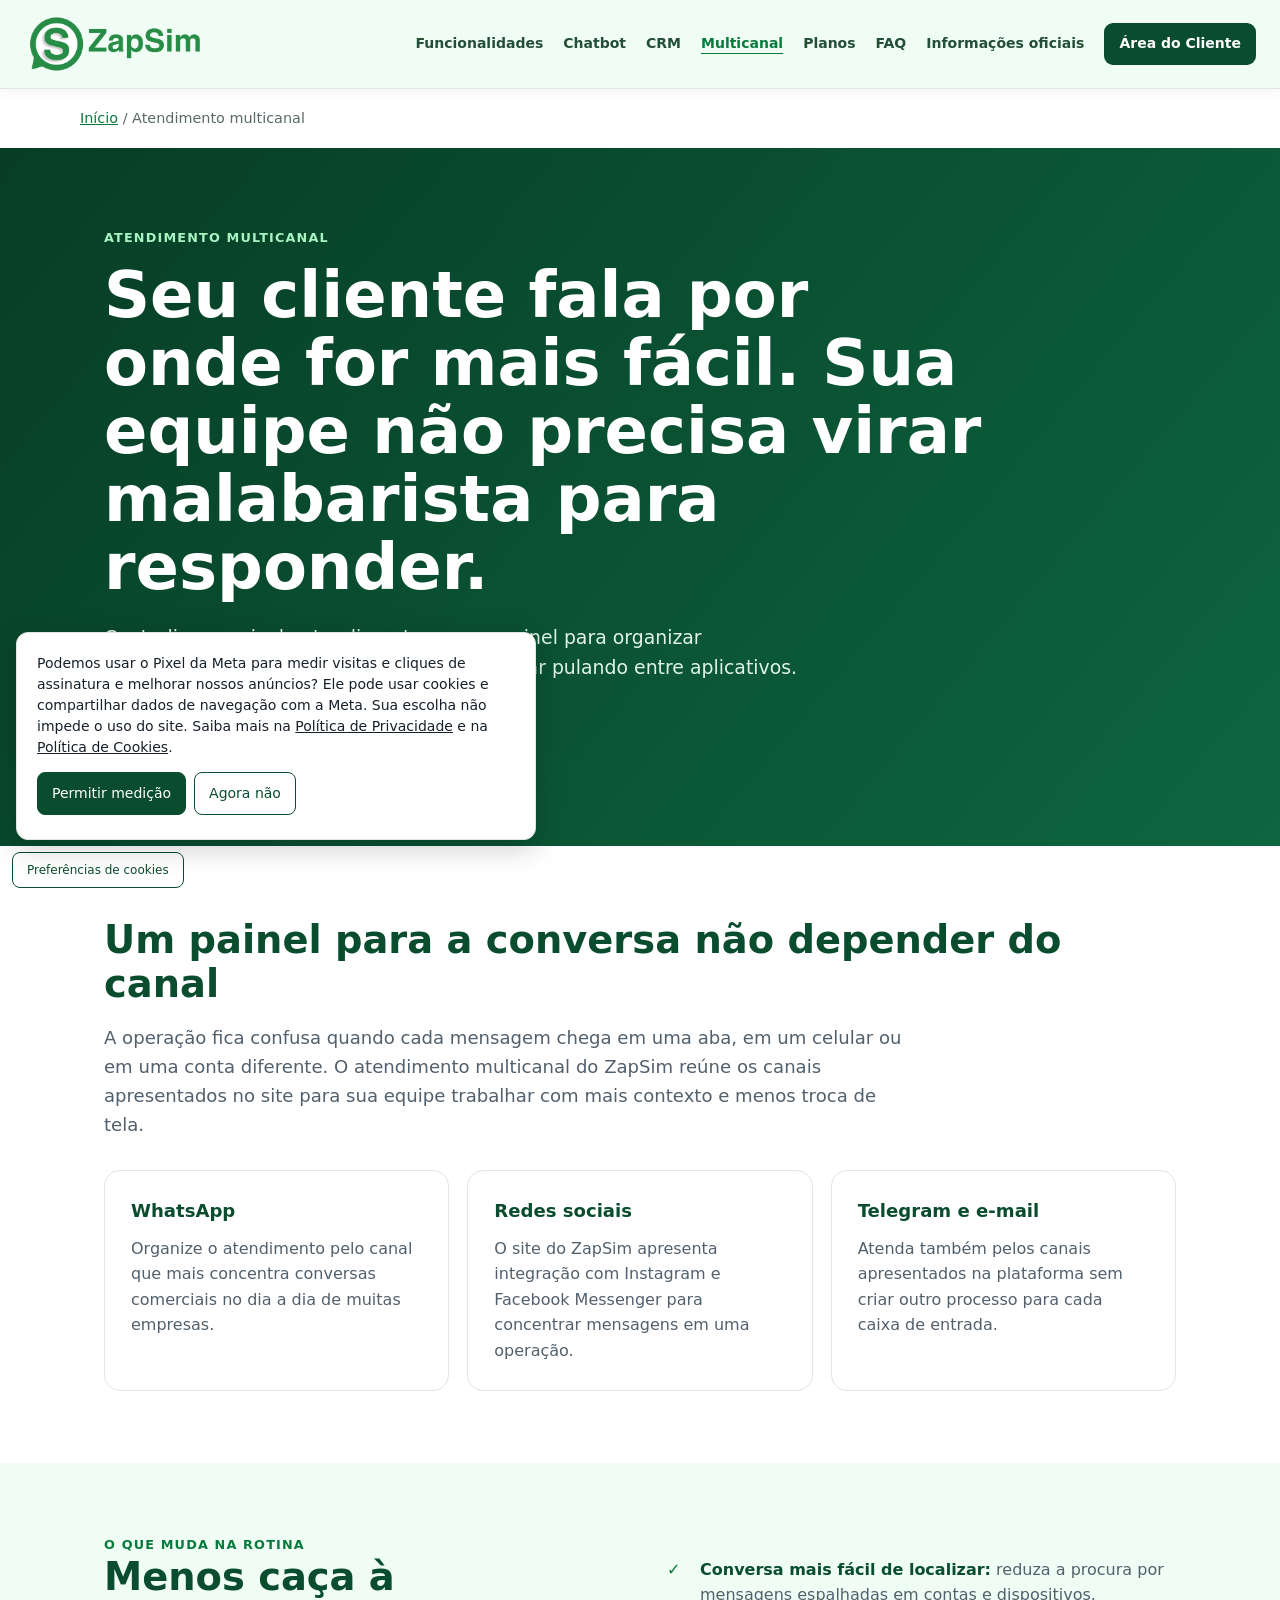
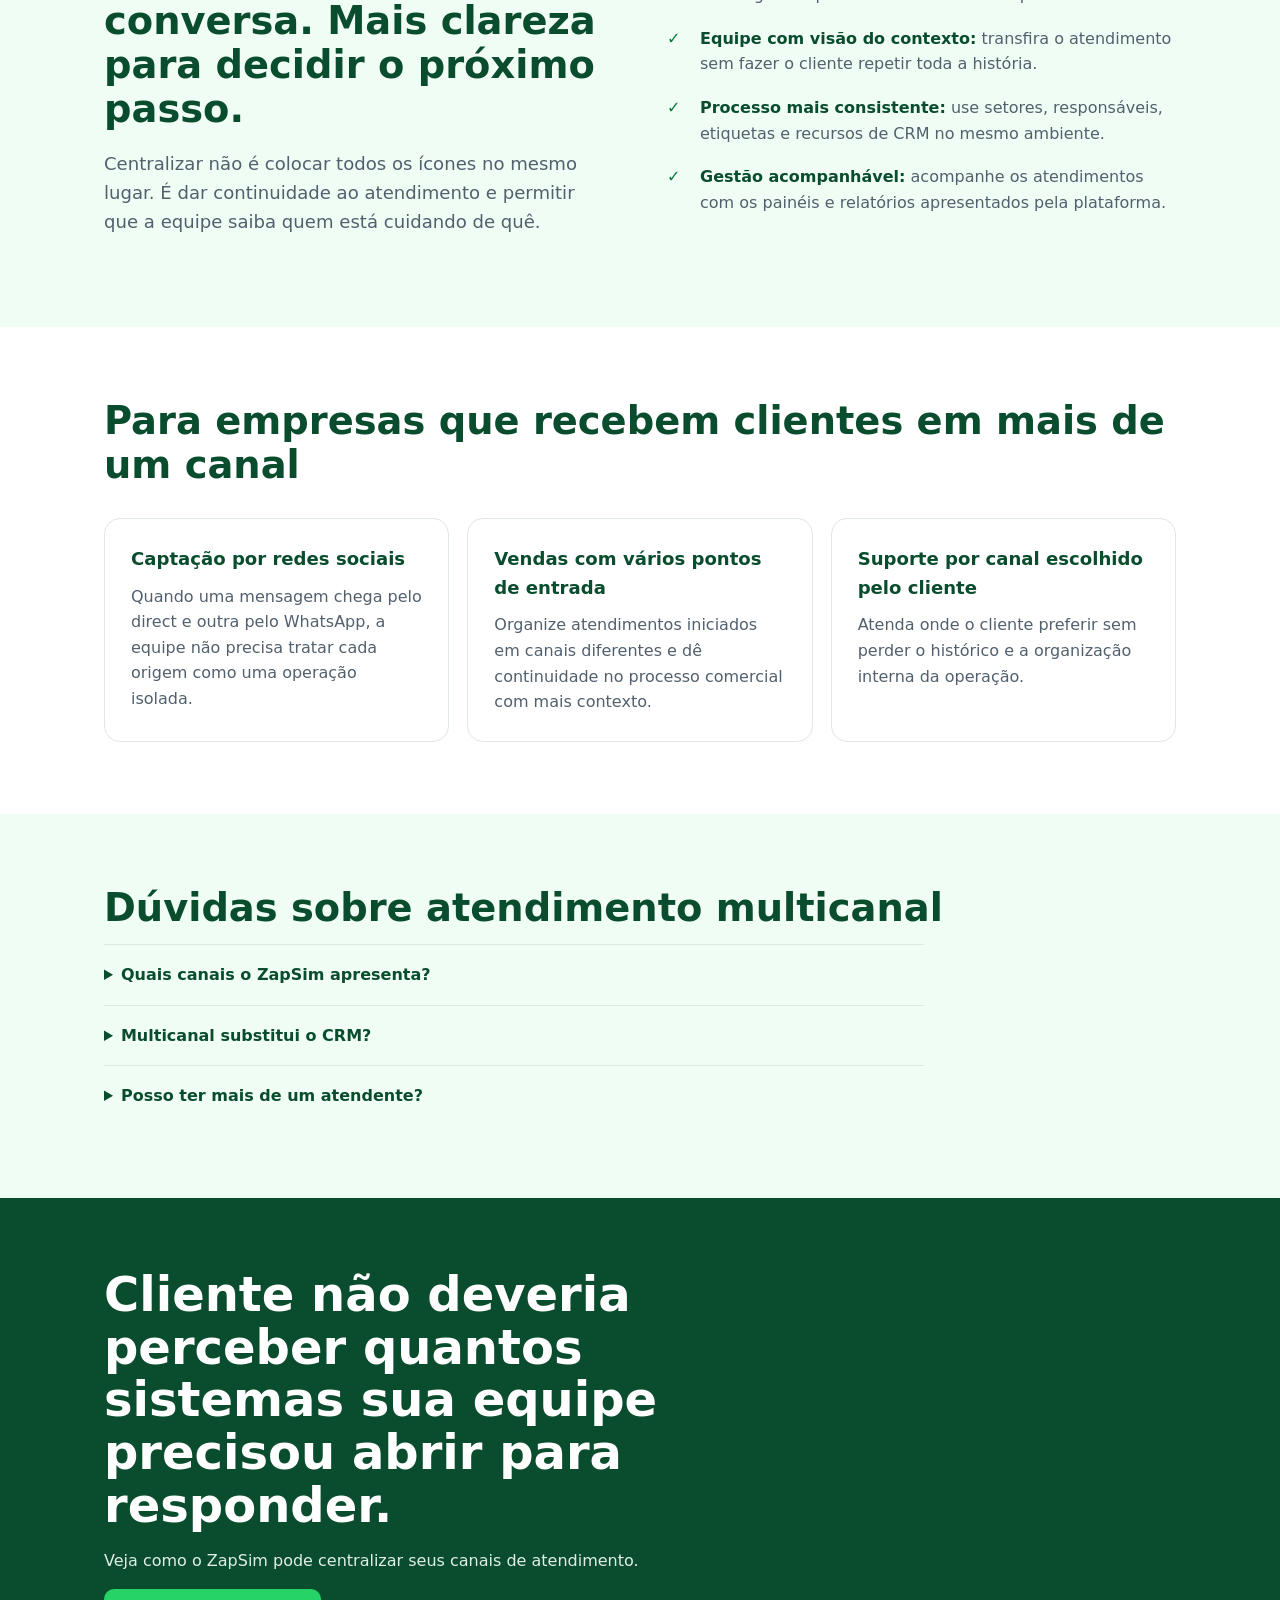
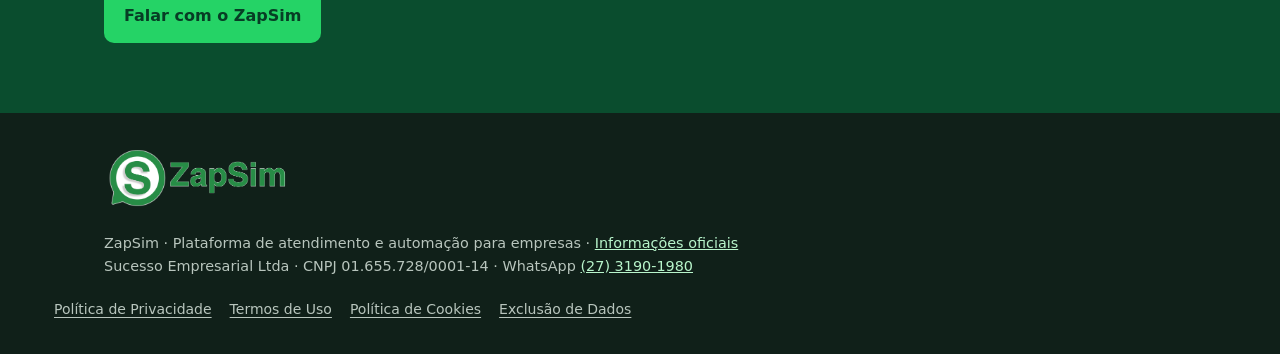
<file: atendimento-multicanal/index.html>
<!DOCTYPE html><html lang="pt-BR"><head><meta charset="UTF-8"><meta name="viewport" content="width=device-width,initial-scale=1"><title>Atendimento multicanal em um só painel | ZapSim</title><meta name="description" content="Centralize WhatsApp, Instagram, Facebook Messenger, Telegram e e-mail em um painel de atendimento multicanal do ZapSim."><meta name="robots" content="index, follow"><link rel="canonical" href="https://zapsim.com/atendimento-multicanal/"><meta property="og:type" content="website"><meta property="og:url" content="https://zapsim.com/atendimento-multicanal/"><meta property="og:site_name" content="ZapSim"><meta property="og:title" content="Atendimento multicanal em um só painel | ZapSim"><meta property="og:description" content="Organize mensagens de vários canais sem fazer sua equipe pular entre abas."><meta property="og:image" content="https://zapsim.com/brand/zapsim-square.png"><style>:root{--g:#0a4d2e;--a:#25d366;--i:#17202a;--m:#52606d;--s:#f0fdf4;--l:#dfe7e2}*{box-sizing:border-box}body{margin:0;color:var(--i);font-family:Inter,ui-sans-serif,system-ui,-apple-system,"Segoe UI",sans-serif;line-height:1.6}a{color:inherit}.w{max-width:1120px;margin:auto;padding:0 24px}.top{background:#fff;border-bottom:1px solid var(--l)}.top .w{height:72px;display:flex;align-items:center;justify-content:space-between;gap:18px}.brand{display:flex;align-items:center;gap:10px;text-decoration:none;font-size:1.3rem;font-weight:800;color:var(--g)}.brand img{width:38px;height:38px}.nav{display:flex;gap:21px;align-items:center;font-size:.92rem;font-weight:650}.nav a{text-decoration:none;color:#244}.nav .cta{background:var(--g);color:#fff;padding:10px 15px;border-radius:9px}.crumb{font-size:.9rem;color:#5a6b61;padding:18px 0}.crumb a{color:#087a3d}.hero{background:linear-gradient(130deg,#073d25,#0d6640);color:#fff;padding:80px 0}.eye{color:#a7f3c2;font-size:.8rem;font-weight:800;letter-spacing:.09em;text-transform:uppercase}.hero h1{font-size:clamp(2.25rem,5vw,4.2rem);line-height:1.06;max-width:900px;margin:14px 0 20px}.hero p{max-width:700px;font-size:1.18rem;color:#e1f3e8;margin-bottom:30px}.btn{display:inline-block;background:var(--a);color:#073d25;text-decoration:none;font-weight:800;padding:14px 20px;border-radius:10px}.sec{padding:72px 0}.sec h2{color:var(--g);font-size:clamp(1.7rem,3vw,2.55rem);line-height:1.15;margin:0 0 14px}.intro{font-size:1.13rem;color:var(--m);max-width:810px}.grid{display:grid;grid-template-columns:repeat(3,1fr);gap:18px;margin-top:30px}.card{border:1px solid var(--l);border-radius:16px;padding:26px;background:#fff}.card h3{font-size:1.13rem;color:var(--g);margin:0 0 10px}.card p{margin:0;color:var(--m)}.soft{background:var(--s)}.two{display:grid;grid-template-columns:1fr 1fr;gap:54px;align-items:start}.list{padding:0;margin:22px 0;list-style:none}.list li{padding:0 0 18px 33px;position:relative;color:var(--m)}.list li:before{content:'✓';position:absolute;left:0;color:#087a3d;font-weight:850}.list strong{color:var(--g)}.faq{max-width:820px}.faq details{border-top:1px solid var(--l);padding:17px 0}.faq summary{cursor:pointer;font-weight:750;color:var(--g)}.faq p{color:var(--m);margin:10px 0 0}.bottom{background:var(--g);color:#fff;padding:70px 0}.bottom h2{font-size:clamp(1.8rem,4vw,3rem);line-height:1.1;max-width:720px;margin:0 0 15px}.bottom p{color:#e0eee6;max-width:650px}.foot{background:#102019;color:#b8c5bd;padding:34px 0;font-size:.9rem}.foot a{color:#b8f5cb}@media(max-width:760px){.nav a:not(.cta){display:none}.hero{padding:58px 0}.sec{padding:52px 0}.grid,.two{grid-template-columns:1fr;gap:22px}.w{padding:0 18px}}</style><script type="application/ld+json">{"@context":"https://schema.org","@graph":[{"@type":"Organization","@id":"https://zapsim.com/#organization","name":"ZapSim","url":"https://zapsim.com/","logo":"https://zapsim.com/brand/zapsim-square.png","contactPoint":{"@type":"ContactPoint","telephone":"+55-27-3190-1980","contactType":"customer service","availableLanguage":"pt-BR"},"legalName":"Sucesso Empresarial Ltda","taxID":"01.655.728/0001-14"},{"@type":"Service","name":"Atendimento multicanal","provider":{"@id":"https://zapsim.com/#organization"},"url":"https://zapsim.com/atendimento-multicanal/","description":"Centralização do atendimento de canais como WhatsApp, Instagram, Facebook Messenger, Telegram e e-mail em um painel."},{"@type":"BreadcrumbList","itemListElement":[{"@type":"ListItem","position":1,"name":"Início","item":"https://zapsim.com/"},{"@type":"ListItem","position":2,"name":"Atendimento multicanal","item":"https://zapsim.com/atendimento-multicanal/"}]}]}</script><link rel="stylesheet" href="/site-chrome.css?v=20261012-legal"><link rel="icon" type="image/png" href="/brand/zapsim-icon.png"><link rel="apple-touch-icon" href="/brand/zapsim-icon.png"></head><body><header class="site-header"><div class="site-bar"><a class="site-brand" href="/" aria-label="ZapSim — início"><img src="/brand/zapsim-horizontal.png" alt="ZapSim" width="1080" height="350"></a><nav class="site-navigation" aria-label="Navegação principal"><a href="/#funcionalidades">Funcionalidades</a><a href="/chatbot-whatsapp/">Chatbot</a><a href="/crm-whatsapp/">CRM</a><a href="/atendimento-multicanal/" aria-current="page">Multicanal</a><a href="/planos/">Planos</a><a href="/#faq">FAQ</a><a href="/informacoes-oficiais/">Informações oficiais</a><a class="site-client" href="https://meu.zapsim.app/" target="_blank" rel="noopener">Área do Cliente</a></nav><details class="site-menu"><summary>Menu</summary><nav class="site-navigation" aria-label="Navegação móvel"><a href="/#funcionalidades">Funcionalidades</a><a href="/chatbot-whatsapp/">Chatbot</a><a href="/crm-whatsapp/">CRM</a><a href="/atendimento-multicanal/" aria-current="page">Multicanal</a><a href="/planos/">Planos</a><a href="/#faq">FAQ</a><a href="/informacoes-oficiais/">Informações oficiais</a><a class="site-client" href="https://meu.zapsim.app/" target="_blank" rel="noopener">Área do Cliente</a></nav></details></div></header><main><div class="w crumb"><a href="/">Início</a> / Atendimento multicanal</div><section class="hero"><div class="w"><div class="eye">Atendimento multicanal</div><h1>Seu cliente fala por onde for mais fácil. Sua equipe não precisa virar malabarista para responder.</h1><p>Centralize canais de atendimento em um painel para organizar mensagens, responsáveis e histórico sem ficar pulando entre aplicativos.</p><a class="btn" href="https://wa.me/552731901980">Centralizar meus canais</a></div></section><section class="sec"><div class="w"><h2>Um painel para a conversa não depender do canal</h2><p class="intro">A operação fica confusa quando cada mensagem chega em uma aba, em um celular ou em uma conta diferente. O atendimento multicanal do ZapSim reúne os canais apresentados no site para sua equipe trabalhar com mais contexto e menos troca de tela.</p><div class="grid"><article class="card"><h3>WhatsApp</h3><p>Organize o atendimento pelo canal que mais concentra conversas comerciais no dia a dia de muitas empresas.</p></article><article class="card"><h3>Redes sociais</h3><p>O site do ZapSim apresenta integração com Instagram e Facebook Messenger para concentrar mensagens em uma operação.</p></article><article class="card"><h3>Telegram e e-mail</h3><p>Atenda também pelos canais apresentados na plataforma sem criar outro processo para cada caixa de entrada.</p></article></div></div></section><section class="sec soft"><div class="w two"><div><div class="eye" style="color:#087a3d">O que muda na rotina</div><h2>Menos caça à conversa. Mais clareza para decidir o próximo passo.</h2><p class="intro">Centralizar não é colocar todos os ícones no mesmo lugar. É dar continuidade ao atendimento e permitir que a equipe saiba quem está cuidando de quê.</p></div><ul class="list"><li><strong>Conversa mais fácil de localizar:</strong> reduza a procura por mensagens espalhadas em contas e dispositivos.</li><li><strong>Equipe com visão do contexto:</strong> transfira o atendimento sem fazer o cliente repetir toda a história.</li><li><strong>Processo mais consistente:</strong> use setores, responsáveis, etiquetas e recursos de CRM no mesmo ambiente.</li><li><strong>Gestão acompanhável:</strong> acompanhe os atendimentos com os painéis e relatórios apresentados pela plataforma.</li></ul></div></section><section class="sec"><div class="w"><h2>Para empresas que recebem clientes em mais de um canal</h2><div class="grid"><article class="card"><h3>Captação por redes sociais</h3><p>Quando uma mensagem chega pelo direct e outra pelo WhatsApp, a equipe não precisa tratar cada origem como uma operação isolada.</p></article><article class="card"><h3>Vendas com vários pontos de entrada</h3><p>Organize atendimentos iniciados em canais diferentes e dê continuidade no processo comercial com mais contexto.</p></article><article class="card"><h3>Suporte por canal escolhido pelo cliente</h3><p>Atenda onde o cliente preferir sem perder o histórico e a organização interna da operação.</p></article></div></div></section><section class="sec soft"><div class="w"><h2>Dúvidas sobre atendimento multicanal</h2><div class="faq"><details><summary>Quais canais o ZapSim apresenta?</summary><p>O site do ZapSim apresenta WhatsApp, Instagram, Facebook Messenger, Telegram e e-mail em um único inbox.</p></details><details><summary>Multicanal substitui o CRM?</summary><p>Não. Os recursos se complementam: o atendimento multicanal centraliza as mensagens e o CRM ajuda a organizar contatos, etapas e acompanhamento.</p></details><details><summary>Posso ter mais de um atendente?</summary><p>O ZapSim apresenta recursos de múltiplos atendentes, setores e transferências para organizar a operação da equipe.</p></details></div></div></section><section class="bottom"><div class="w"><h2>Cliente não deveria perceber quantos sistemas sua equipe precisou abrir para responder.</h2><p>Veja como o ZapSim pode centralizar seus canais de atendimento.</p><a class="btn" href="https://wa.me/552731901980">Falar com o ZapSim</a></div></section></main><footer class="foot"><div class="w"><a href="/" class="site-footer-brand"><img src="/brand/zapsim-horizontal.png" alt="ZapSim" width="1080" height="350"></a><br>ZapSim · Plataforma de atendimento e automação para empresas · <a href="/informacoes-oficiais/">Informações oficiais</a><br>Sucesso Empresarial Ltda · CNPJ 01.655.728/0001-14 · WhatsApp <a href="https://wa.me/552731901980">(27) 3190-1980</a></div><nav class="site-legal-links" aria-label="Documentos legais"><a href="/privacidade/">Política de Privacidade</a><a href="/termos/">Termos de Uso</a><a href="/cookies/">Política de Cookies</a><a href="/exclusao-de-dados/">Exclusão de Dados</a></nav></footer><script src="/marketing-measurement.js?v=20261026-ga4" defer></script></body></html>
</file>
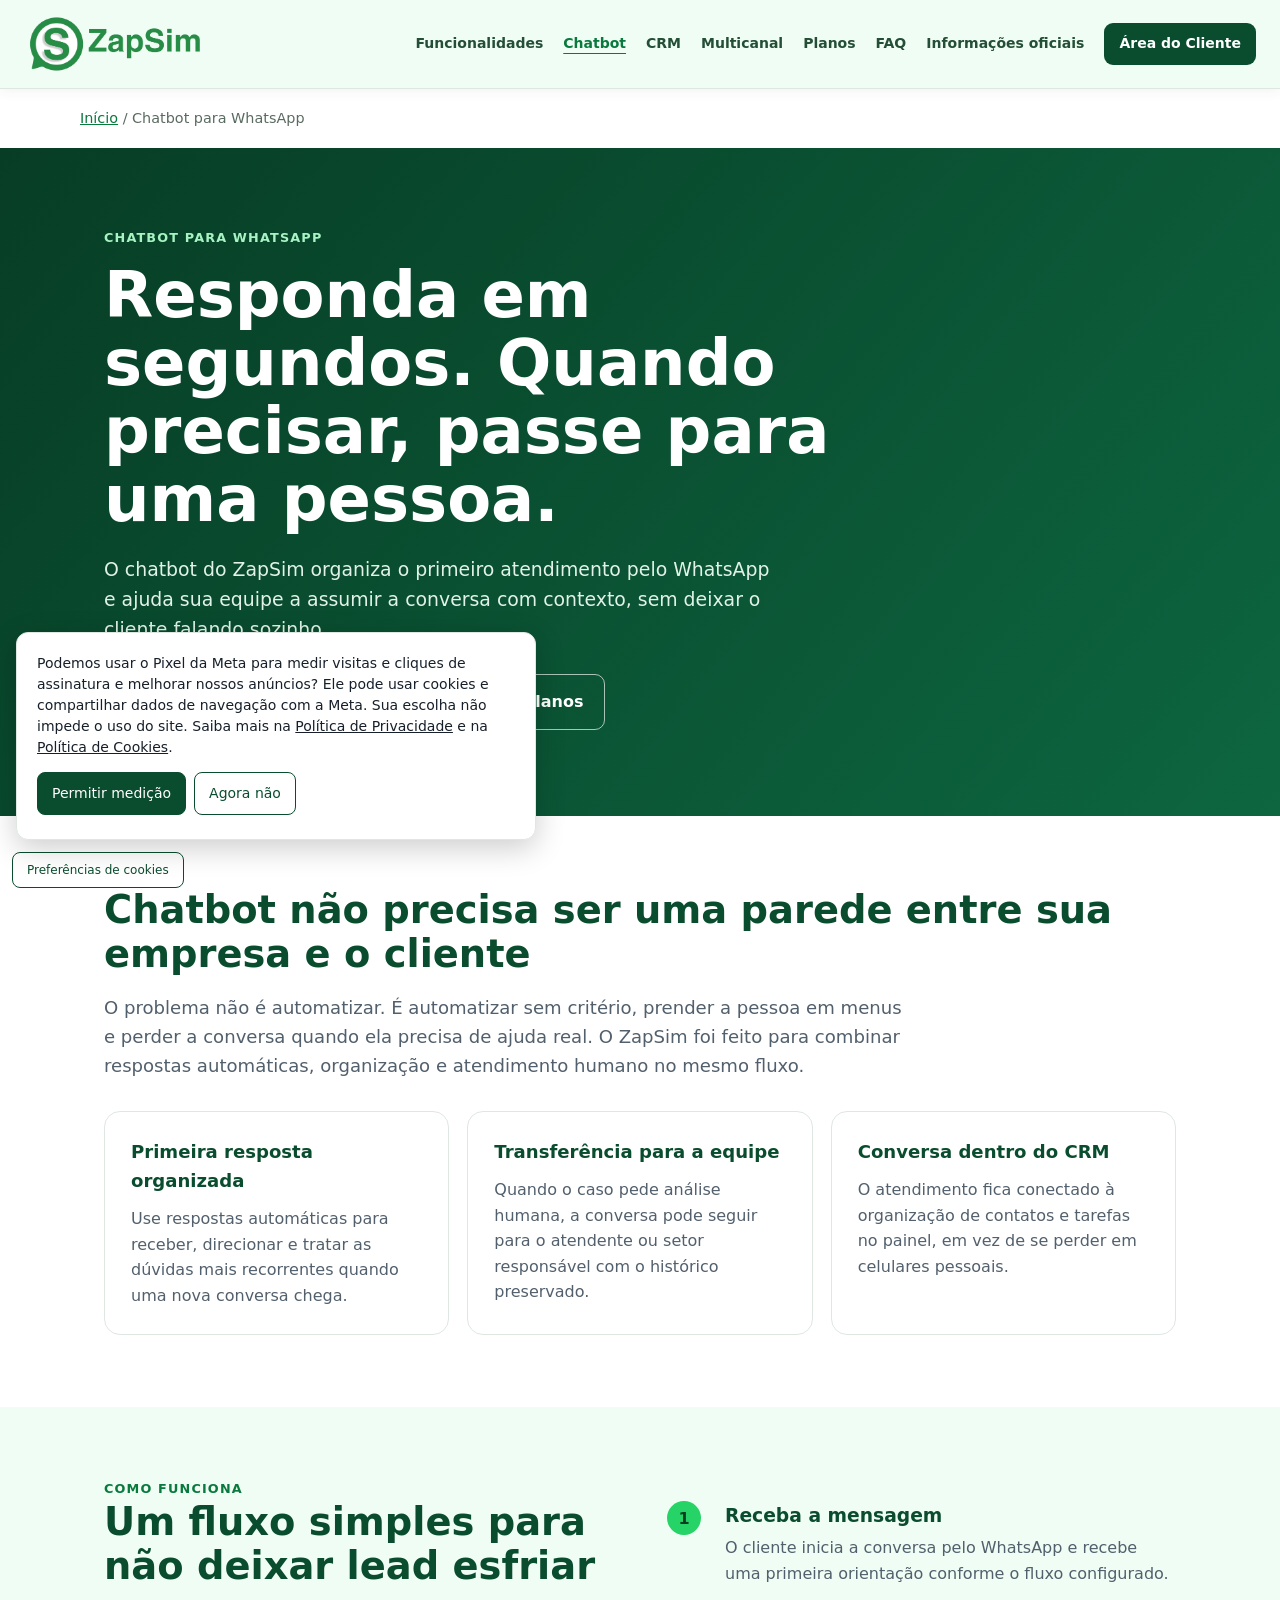
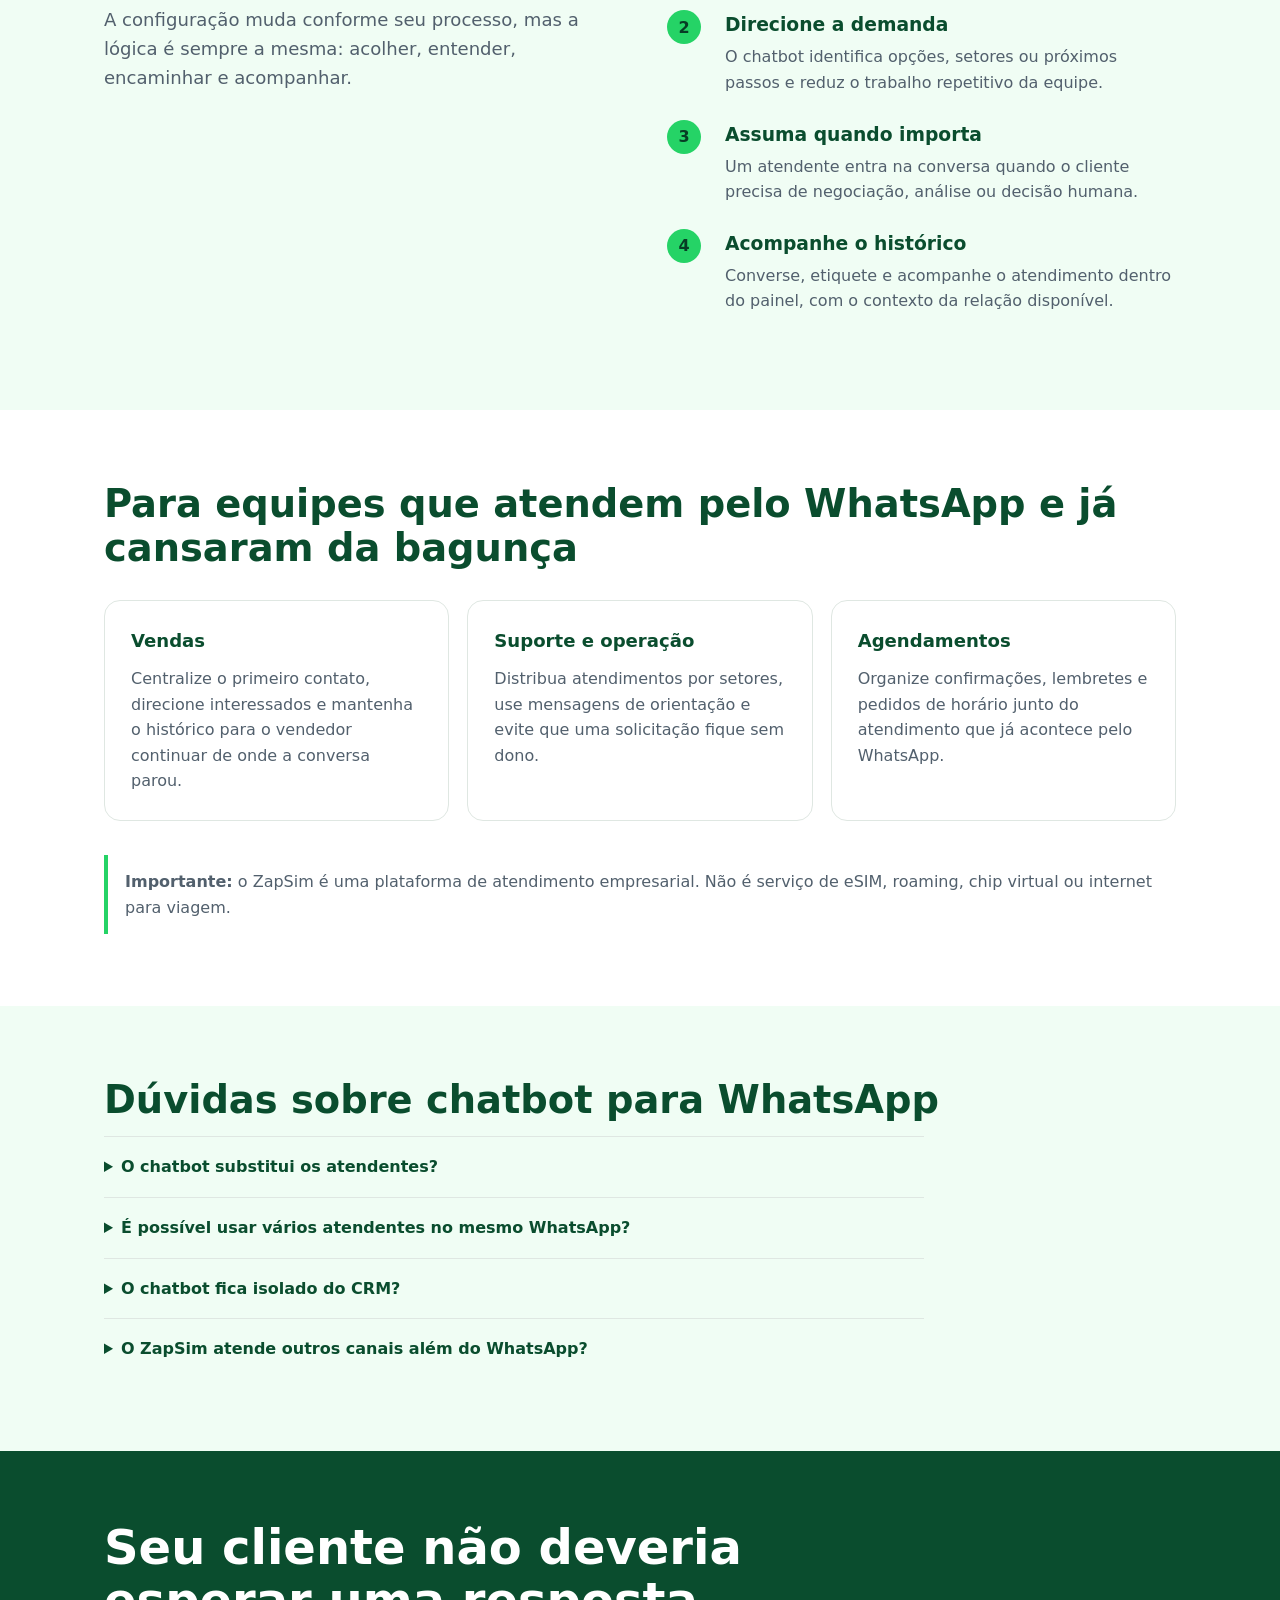
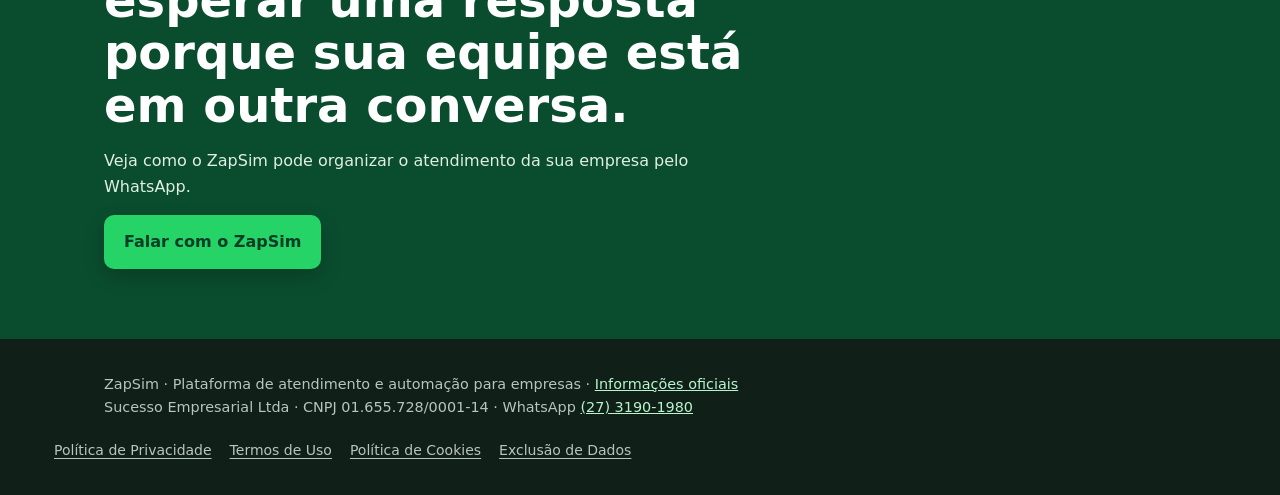
<file: chatbot-whatsapp/index.html>
<!DOCTYPE html>
<html lang="pt-BR">
<head>
  <meta charset="UTF-8">
  <meta name="viewport" content="width=device-width, initial-scale=1.0">
  <title>Chatbot para WhatsApp com atendimento humano | ZapSim</title>
  <meta name="description" content="Chatbot para WhatsApp com atendimento automático, transferência para equipe, CRM e organização de conversas. Conheça o ZapSim.">
  <meta name="robots" content="index, follow">
  <link rel="canonical" href="https://zapsim.com/chatbot-whatsapp/">
  <meta property="og:type" content="website">
  <meta property="og:url" content="https://zapsim.com/chatbot-whatsapp/">
  <meta property="og:site_name" content="ZapSim">
  <meta property="og:title" content="Chatbot para WhatsApp com atendimento humano | ZapSim">
  <meta property="og:description" content="Automatize as primeiras respostas e transfira a conversa para sua equipe quando for a hora.">
  <meta property="og:image" content="https://zapsim.com/brand/zapsim-square.png">
  <style>
    :root{--green:#0a4d2e;--accent:#25d366;--ink:#17202a;--muted:#52606d;--soft:#f0fdf4;--line:#dfe7e2;}
    *{box-sizing:border-box} body{margin:0;color:var(--ink);font-family:Inter,ui-sans-serif,system-ui,-apple-system,"Segoe UI",sans-serif;line-height:1.6} a{color:inherit}.wrap{max-width:1120px;margin:auto;padding:0 24px}.top{background:#fff;border-bottom:1px solid var(--line)}.top .wrap{height:72px;display:flex;align-items:center;justify-content:space-between;gap:20px}.brand{display:flex;align-items:center;gap:10px;text-decoration:none;font-size:1.3rem;font-weight:800;color:var(--green)}.brand img{width:38px;height:38px}.nav{display:flex;align-items:center;gap:22px;font-size:.92rem;font-weight:650}.nav a{text-decoration:none;color:#244}.nav .cta{background:var(--green);color:#fff;padding:10px 15px;border-radius:9px}.hero{background:linear-gradient(130deg,#073d25,#0d6640);color:#fff;padding:80px 0 86px}.eyebrow{color:#a7f3c2;font-size:.8rem;font-weight:800;letter-spacing:.09em;text-transform:uppercase}.hero h1{font-size:clamp(2.25rem,5vw,4.2rem);line-height:1.06;max-width:800px;margin:14px 0 20px}.hero p{max-width:680px;font-size:1.18rem;color:#e1f3e8;margin-bottom:30px}.button{display:inline-block;background:var(--accent);color:#073d25;text-decoration:none;font-weight:800;padding:14px 20px;border-radius:10px;box-shadow:0 8px 20px rgba(0,0,0,.2)}.button.alt{background:transparent;color:#fff;border:1px solid rgba(255,255,255,.65);margin-left:10px;box-shadow:none}.section{padding:72px 0}.section h2{color:var(--green);font-size:clamp(1.7rem,3vw,2.55rem);line-height:1.15;margin:0 0 14px}.intro{font-size:1.13rem;color:var(--muted);max-width:800px}.grid{display:grid;grid-template-columns:repeat(3,1fr);gap:18px;margin-top:30px}.card{border:1px solid var(--line);border-radius:16px;padding:26px;background:#fff}.card h3{font-size:1.13rem;color:var(--green);margin:0 0 10px}.card p{margin:0;color:var(--muted)}.soft{background:var(--soft)}.two{display:grid;grid-template-columns:1fr 1fr;gap:54px;align-items:start}.steps{counter-reset:step;padding:0;margin:22px 0 0;list-style:none}.steps li{counter-increment:step;padding:0 0 24px 58px;position:relative}.steps li:before{content:counter(step);position:absolute;left:0;top:0;width:34px;height:34px;display:grid;place-items:center;background:var(--accent);color:#073d25;border-radius:50%;font-weight:850}.steps h3{margin:0 0 4px;color:var(--green)}.steps p{margin:0;color:var(--muted)}.faq{max-width:820px}.faq details{border-top:1px solid var(--line);padding:17px 0}.faq summary{cursor:pointer;font-weight:750;color:var(--green)}.faq p{color:var(--muted);margin:10px 0 0}.bottom{background:#0a4d2e;color:#fff;padding:70px 0}.bottom h2{font-size:clamp(1.8rem,4vw,3rem);line-height:1.1;max-width:720px;margin:0 0 15px}.bottom p{color:#e0eee6;max-width:650px}.footer{background:#102019;color:#b8c5bd;padding:34px 0;font-size:.9rem}.footer a{color:#b8f5cb}.crumb{font-size:.9rem;color:#5a6b61;padding:18px 0}.crumb a{color:#087a3d}.note{border-left:4px solid var(--accent);padding:14px 17px;background:#fff;border-radius:0 10px 10px 0;color:var(--muted)}
    @media(max-width:760px){.nav a:not(.cta){display:none}.hero{padding:58px 0}.section{padding:52px 0}.grid,.two{grid-template-columns:1fr;gap:22px}.button.alt{display:none}.wrap{padding:0 18px}}
  </style>
  <script type="application/ld+json">{"@context":"https://schema.org","@graph":[{"@type":"Organization","@id":"https://zapsim.com/#organization","name":"ZapSim","url":"https://zapsim.com/","logo":"https://zapsim.com/brand/zapsim-square.png","contactPoint":{"@type":"ContactPoint","telephone":"+55-27-3190-1980","contactType":"customer service","availableLanguage":"pt-BR"},"legalName":"Sucesso Empresarial Ltda","taxID":"01.655.728/0001-14"},{"@type":"Service","name":"Chatbot para WhatsApp","provider":{"@id":"https://zapsim.com/#organization"},"url":"https://zapsim.com/chatbot-whatsapp/","description":"Atendimento automatizado pelo WhatsApp com chatbot, transferência para equipe e organização de conversas."},{"@type":"BreadcrumbList","itemListElement":[{"@type":"ListItem","position":1,"name":"Início","item":"https://zapsim.com/"},{"@type":"ListItem","position":2,"name":"Chatbot para WhatsApp","item":"https://zapsim.com/chatbot-whatsapp/"}]}]}</script>
<link rel="stylesheet" href="/site-chrome.css?v=20261012-legal"><link rel="icon" type="image/png" href="/brand/zapsim-icon.png"><link rel="apple-touch-icon" href="/brand/zapsim-icon.png"></head>
<body>
  <header class="site-header"><div class="site-bar"><a class="site-brand" href="/" aria-label="ZapSim — início"><img src="/brand/zapsim-horizontal.png" alt="ZapSim" width="1080" height="350"></a><nav class="site-navigation" aria-label="Navegação principal"><a href="/#funcionalidades">Funcionalidades</a><a href="/chatbot-whatsapp/" aria-current="page">Chatbot</a><a href="/crm-whatsapp/">CRM</a><a href="/atendimento-multicanal/">Multicanal</a><a href="/planos/">Planos</a><a href="/#faq">FAQ</a><a href="/informacoes-oficiais/">Informações oficiais</a><a class="site-client" href="https://meu.zapsim.app/" target="_blank" rel="noopener">Área do Cliente</a></nav><details class="site-menu"><summary>Menu</summary><nav class="site-navigation" aria-label="Navegação móvel"><a href="/#funcionalidades">Funcionalidades</a><a href="/chatbot-whatsapp/" aria-current="page">Chatbot</a><a href="/crm-whatsapp/">CRM</a><a href="/atendimento-multicanal/">Multicanal</a><a href="/planos/">Planos</a><a href="/#faq">FAQ</a><a href="/informacoes-oficiais/">Informações oficiais</a><a class="site-client" href="https://meu.zapsim.app/" target="_blank" rel="noopener">Área do Cliente</a></nav></details></div></header>
  <main>
    <div class="wrap crumb"><a href="/">Início</a> / Chatbot para WhatsApp</div>
    <section class="hero"><div class="wrap"><div class="eyebrow">Chatbot para WhatsApp</div><h1>Responda em segundos. Quando precisar, passe para uma pessoa.</h1><p>O chatbot do ZapSim organiza o primeiro atendimento pelo WhatsApp e ajuda sua equipe a assumir a conversa com contexto, sem deixar o cliente falando sozinho.</p><a class="button" href="https://wa.me/552731901980">Conversar sobre meu atendimento</a><a class="button alt" href="/#planos">Ver planos</a></div></section>
    <section class="section"><div class="wrap"><h2>Chatbot não precisa ser uma parede entre sua empresa e o cliente</h2><p class="intro">O problema não é automatizar. É automatizar sem critério, prender a pessoa em menus e perder a conversa quando ela precisa de ajuda real. O ZapSim foi feito para combinar respostas automáticas, organização e atendimento humano no mesmo fluxo.</p><div class="grid"><article class="card"><h3>Primeira resposta organizada</h3><p>Use respostas automáticas para receber, direcionar e tratar as dúvidas mais recorrentes quando uma nova conversa chega.</p></article><article class="card"><h3>Transferência para a equipe</h3><p>Quando o caso pede análise humana, a conversa pode seguir para o atendente ou setor responsável com o histórico preservado.</p></article><article class="card"><h3>Conversa dentro do CRM</h3><p>O atendimento fica conectado à organização de contatos e tarefas no painel, em vez de se perder em celulares pessoais.</p></article></div></div></section>
    <section class="section soft"><div class="wrap two"><div><div class="eyebrow" style="color:#087a3d">Como funciona</div><h2>Um fluxo simples para não deixar lead esfriar</h2><p class="intro">A configuração muda conforme seu processo, mas a lógica é sempre a mesma: acolher, entender, encaminhar e acompanhar.</p></div><ol class="steps"><li><h3>Receba a mensagem</h3><p>O cliente inicia a conversa pelo WhatsApp e recebe uma primeira orientação conforme o fluxo configurado.</p></li><li><h3>Direcione a demanda</h3><p>O chatbot identifica opções, setores ou próximos passos e reduz o trabalho repetitivo da equipe.</p></li><li><h3>Assuma quando importa</h3><p>Um atendente entra na conversa quando o cliente precisa de negociação, análise ou decisão humana.</p></li><li><h3>Acompanhe o histórico</h3><p>Converse, etiquete e acompanhe o atendimento dentro do painel, com o contexto da relação disponível.</p></li></ol></div></section>
    <section class="section"><div class="wrap"><h2>Para equipes que atendem pelo WhatsApp e já cansaram da bagunça</h2><div class="grid"><article class="card"><h3>Vendas</h3><p>Centralize o primeiro contato, direcione interessados e mantenha o histórico para o vendedor continuar de onde a conversa parou.</p></article><article class="card"><h3>Suporte e operação</h3><p>Distribua atendimentos por setores, use mensagens de orientação e evite que uma solicitação fique sem dono.</p></article><article class="card"><h3>Agendamentos</h3><p>Organize confirmações, lembretes e pedidos de horário junto do atendimento que já acontece pelo WhatsApp.</p></article></div><div class="note" style="margin-top:34px"><strong>Importante:</strong> o ZapSim é uma plataforma de atendimento empresarial. Não é serviço de eSIM, roaming, chip virtual ou internet para viagem.</div></div></section>
    <section class="section soft"><div class="wrap"><h2>Dúvidas sobre chatbot para WhatsApp</h2><div class="faq"><details><summary>O chatbot substitui os atendentes?</summary><p>Não precisa substituir. Ele ajuda a organizar a primeira etapa e as demandas repetitivas. A equipe pode assumir a conversa quando a situação pede atendimento humano.</p></details><details><summary>É possível usar vários atendentes no mesmo WhatsApp?</summary><p>O ZapSim apresenta recursos de múltiplos atendentes, setores e transferências de conversa para organizar o trabalho da equipe em um painel.</p></details><details><summary>O chatbot fica isolado do CRM?</summary><p>Não. O atendimento pode ser organizado junto dos contatos e do CRM Kanban do ZapSim.</p></details><details><summary>O ZapSim atende outros canais além do WhatsApp?</summary><p>O site do ZapSim apresenta atendimento em canais como Instagram, Facebook Messenger, Telegram e e-mail no mesmo painel.</p></details></div></div></section>
    <section class="bottom"><div class="wrap"><h2>Seu cliente não deveria esperar uma resposta porque sua equipe está em outra conversa.</h2><p>Veja como o ZapSim pode organizar o atendimento da sua empresa pelo WhatsApp.</p><a class="button" href="https://wa.me/552731901980">Falar com o ZapSim</a></div></section>
  </main>
  <footer class="footer"><div class="wrap">ZapSim · Plataforma de atendimento e automação para empresas · <a href="/informacoes-oficiais/">Informações oficiais</a><br>Sucesso Empresarial Ltda · CNPJ 01.655.728/0001-14 · WhatsApp <a href="https://wa.me/552731901980">(27) 3190-1980</a></div><nav class="site-legal-links" aria-label="Documentos legais"><a href="/privacidade/">Política de Privacidade</a><a href="/termos/">Termos de Uso</a><a href="/cookies/">Política de Cookies</a><a href="/exclusao-de-dados/">Exclusão de Dados</a></nav></footer>
<script src="/marketing-measurement.js?v=20261026-ga4" defer></script></body>
</html>
</file>
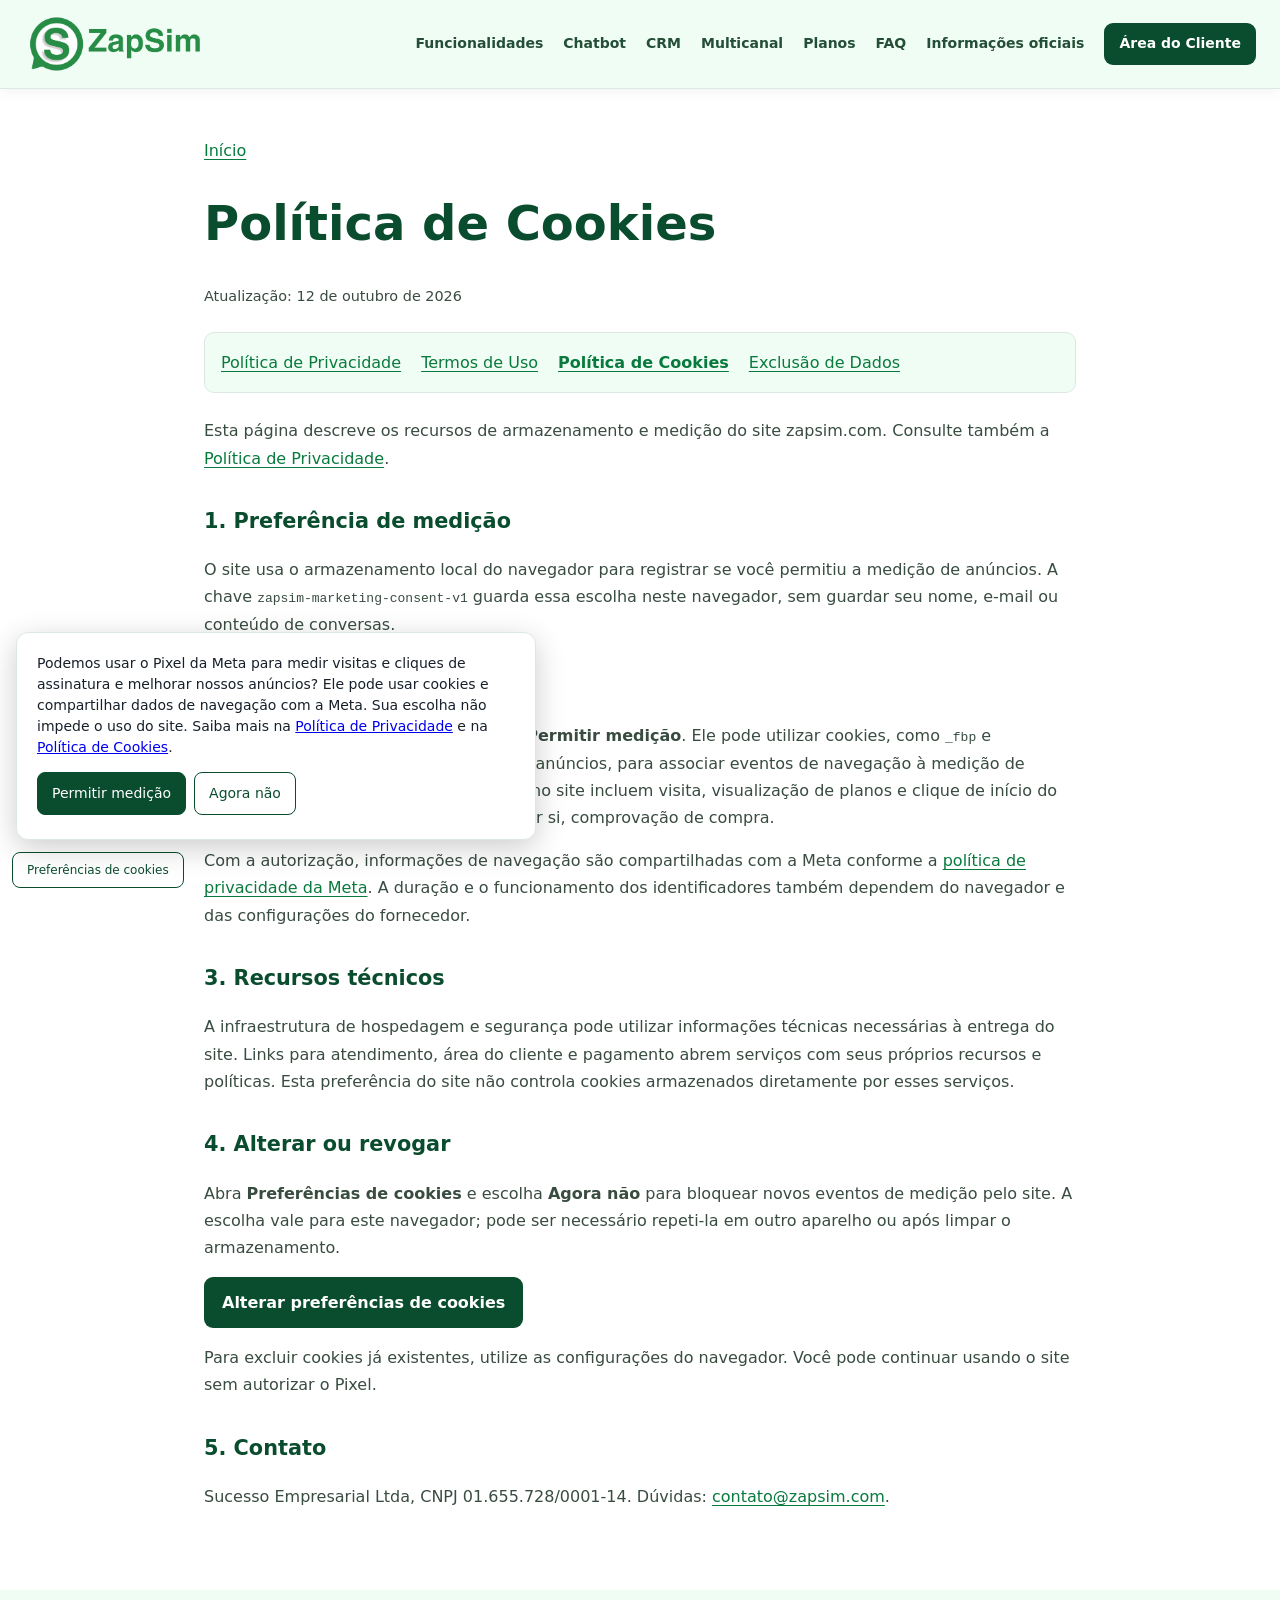
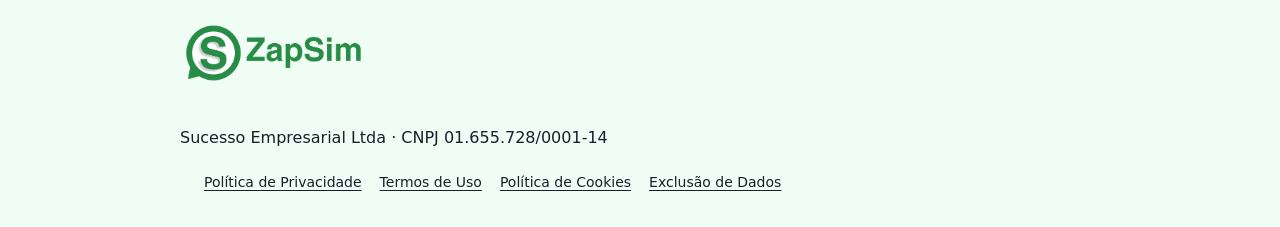
<file: cookies/index.html>
<!doctype html><html lang="pt-BR"><head><meta charset="utf-8"><meta name="viewport" content="width=device-width,initial-scale=1"><title>Política de Cookies — ZapSim</title><meta name="description" content="Política de Cookies do site e plataforma ZapSim. Contato, condições e direitos."><link rel="canonical" href="https://zapsim.com/cookies/"><link rel="icon" type="image/png" href="/brand/zapsim-icon.png"><meta property="og:image" content="https://zapsim.com/brand/zapsim-square.png"><link rel="stylesheet" href="/legal-pages.css"><link rel="stylesheet" href="/site-chrome.css?v=20261012-legal"></head><body><header class="site-header"><div class="site-bar"><a class="site-brand" href="/" aria-label="ZapSim — início"><img src="/brand/zapsim-horizontal.png" alt="ZapSim" width="1080" height="350"></a><nav class="site-navigation" aria-label="Navegação principal"><a href="/#funcionalidades">Funcionalidades</a><a href="/chatbot-whatsapp/">Chatbot</a><a href="/crm-whatsapp/">CRM</a><a href="/atendimento-multicanal/">Multicanal</a><a href="/planos/">Planos</a><a href="/#faq">FAQ</a><a href="/informacoes-oficiais/">Informações oficiais</a><a class="site-client" href="https://meu.zapsim.app/" target="_blank" rel="noopener">Área do Cliente</a></nav><details class="site-menu"><summary>Menu</summary><nav class="site-navigation" aria-label="Navegação móvel"><a href="/#funcionalidades">Funcionalidades</a><a href="/chatbot-whatsapp/">Chatbot</a><a href="/crm-whatsapp/">CRM</a><a href="/atendimento-multicanal/">Multicanal</a><a href="/planos/">Planos</a><a href="/#faq">FAQ</a><a href="/informacoes-oficiais/">Informações oficiais</a><a class="site-client" href="https://meu.zapsim.app/" target="_blank" rel="noopener">Área do Cliente</a></nav></details></div></header><main class="legal-main"><a href="/">Início</a><h1>Política de Cookies</h1><p class="legal-date">Atualização: 12 de outubro de 2026</p><nav class="legal-nav" aria-label="Documentos legais"><a href="/privacidade/">Política de Privacidade</a><a href="/termos/">Termos de Uso</a><a href="/cookies/" aria-current="page">Política de Cookies</a><a href="/exclusao-de-dados/">Exclusão de Dados</a></nav><p>Esta página descreve os recursos de armazenamento e medição do site zapsim.com. Consulte também a <a href="/privacidade/">Política de Privacidade</a>.</p>
<h2>1. Preferência de medição</h2><p>O site usa o armazenamento local do navegador para registrar se você permitiu a medição de anúncios. A chave <code>zapsim-marketing-consent-v1</code> guarda essa escolha neste navegador, sem guardar seu nome, e-mail ou conteúdo de conversas.</p>
<h2>2. Pixel da Meta</h2><p>O Pixel só carrega após você selecionar <strong>Permitir medição</strong>. Ele pode utilizar cookies, como <code>_fbp</code> e identificadores relacionados à origem de anúncios, para associar eventos de navegação à medição de publicidade. Os eventos implementados no site incluem visita, visualização de planos e clique de início do checkout One. Esses eventos não são, por si, comprovação de compra.</p><p>Com a autorização, informações de navegação são compartilhadas com a Meta conforme a <a href="https://www.facebook.com/privacy/policy/" rel="noopener">política de privacidade da Meta</a>. A duração e o funcionamento dos identificadores também dependem do navegador e das configurações do fornecedor.</p>
<h2>3. Recursos técnicos</h2><p>A infraestrutura de hospedagem e segurança pode utilizar informações técnicas necessárias à entrega do site. Links para atendimento, área do cliente e pagamento abrem serviços com seus próprios recursos e políticas. Esta preferência do site não controla cookies armazenados diretamente por esses serviços.</p>
<h2>4. Alterar ou revogar</h2><p>Abra <strong>Preferências de cookies</strong> e escolha <strong>Agora não</strong> para bloquear novos eventos de medição pelo site. A escolha vale para este navegador; pode ser necessário repeti-la em outro aparelho ou após limpar o armazenamento.</p><button class="legal-button" type="button" data-open-cookie-preferences>Alterar preferências de cookies</button><p>Para excluir cookies já existentes, utilize as configurações do navegador. Você pode continuar usando o site sem autorizar o Pixel.</p>
<h2>5. Contato</h2><p>Sucesso Empresarial Ltda, CNPJ 01.655.728/0001-14. Dúvidas: <a href="mailto:contato@zapsim.com">contato@zapsim.com</a>.</p></main><footer class="legal-footer"><div><a class="site-footer-brand" href="/"><img src="/brand/zapsim-horizontal.png" width="1080" height="350" alt="ZapSim"></a><p>Sucesso Empresarial Ltda · CNPJ 01.655.728/0001-14</p><nav class="site-legal-links" aria-label="Documentos legais"><a href="/privacidade/">Política de Privacidade</a><a href="/termos/">Termos de Uso</a><a href="/cookies/">Política de Cookies</a><a href="/exclusao-de-dados/">Exclusão de Dados</a></nav></div></footer><script src="/marketing-measurement.js?v=20261026-ga4" defer></script></body></html>
</file>
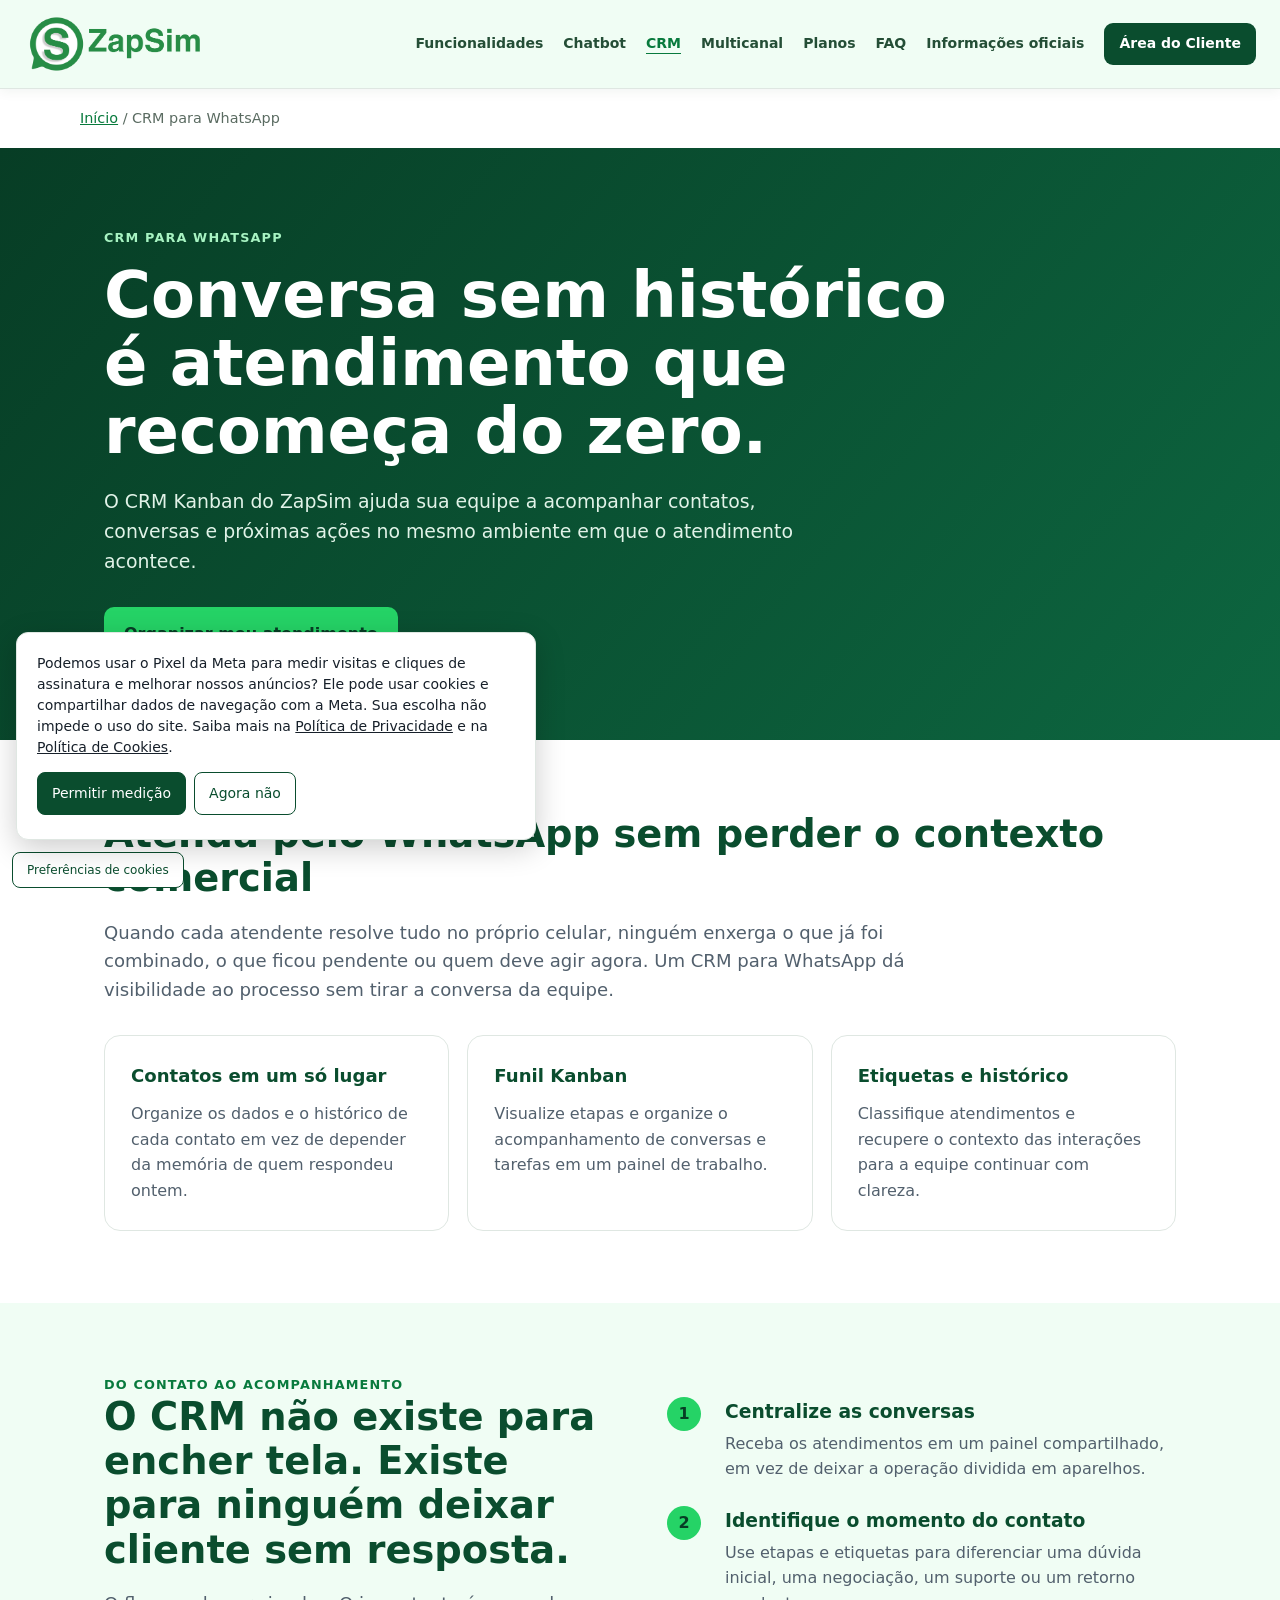
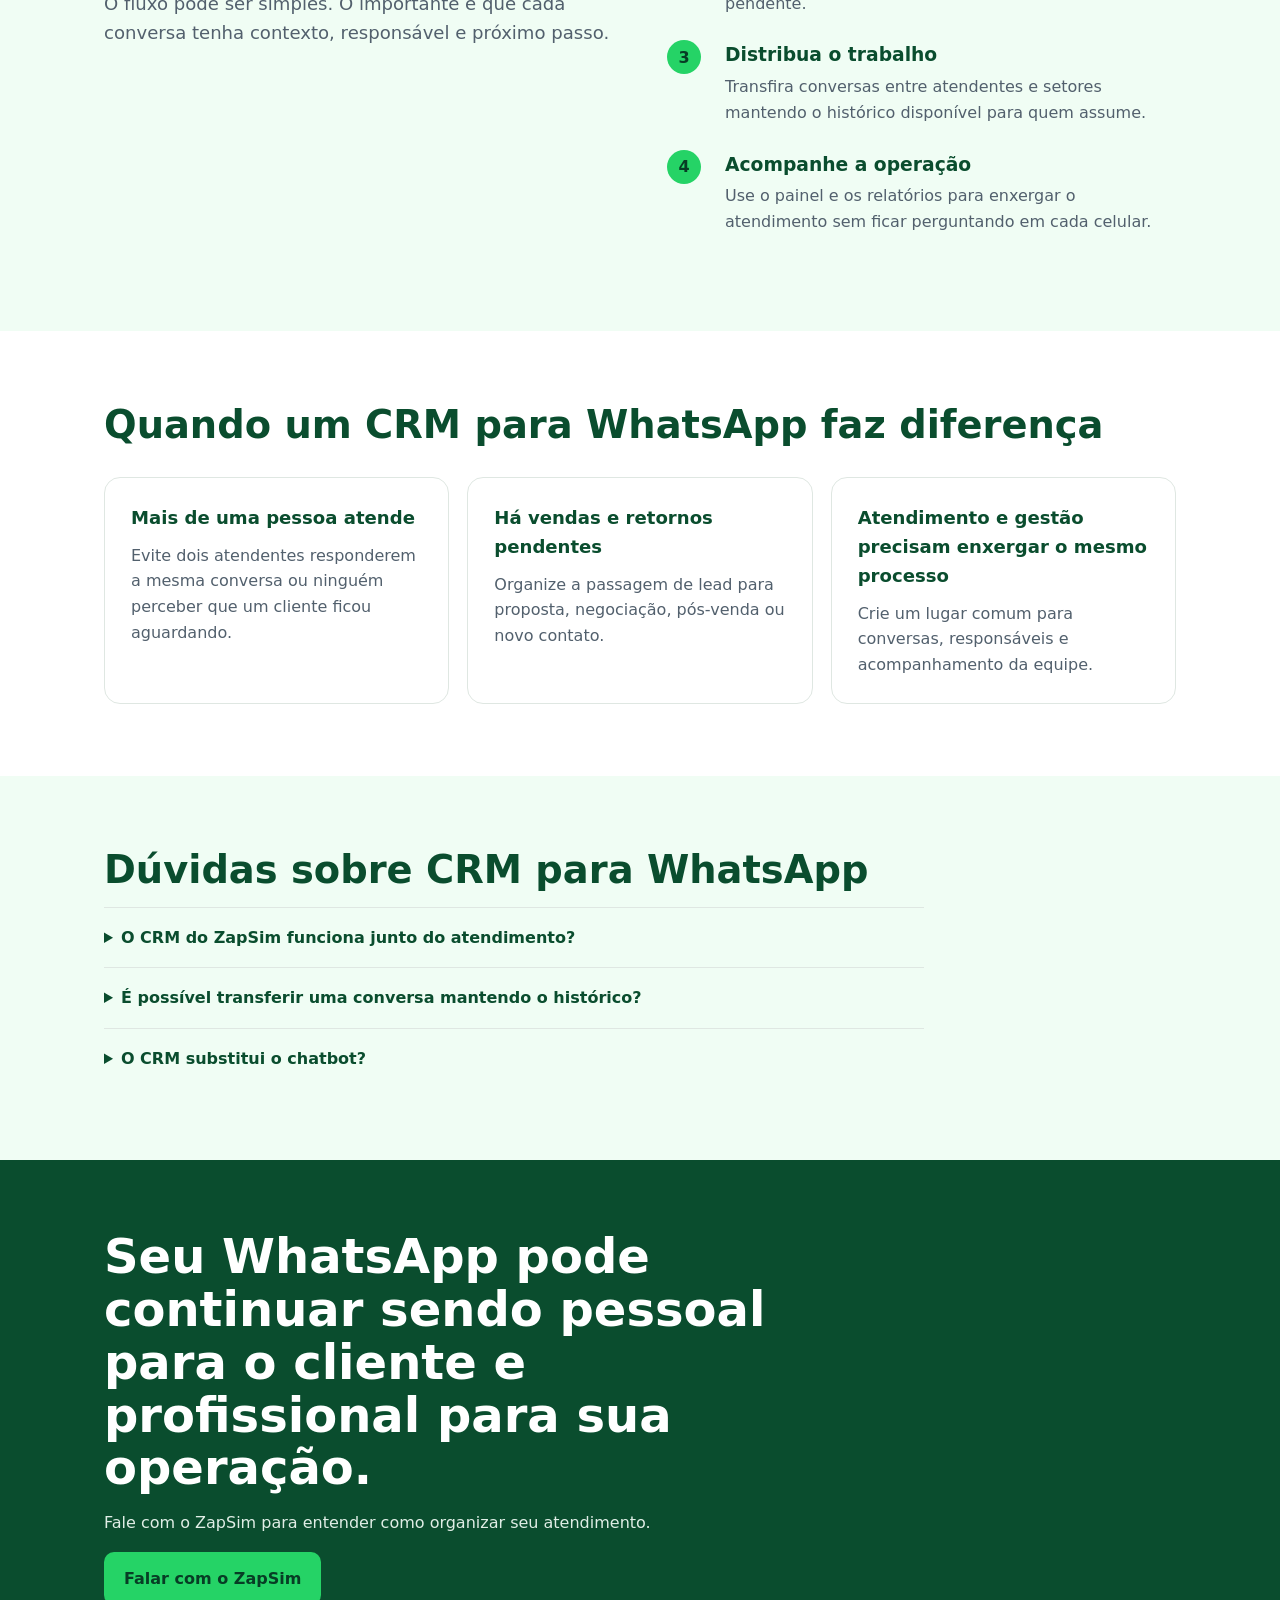
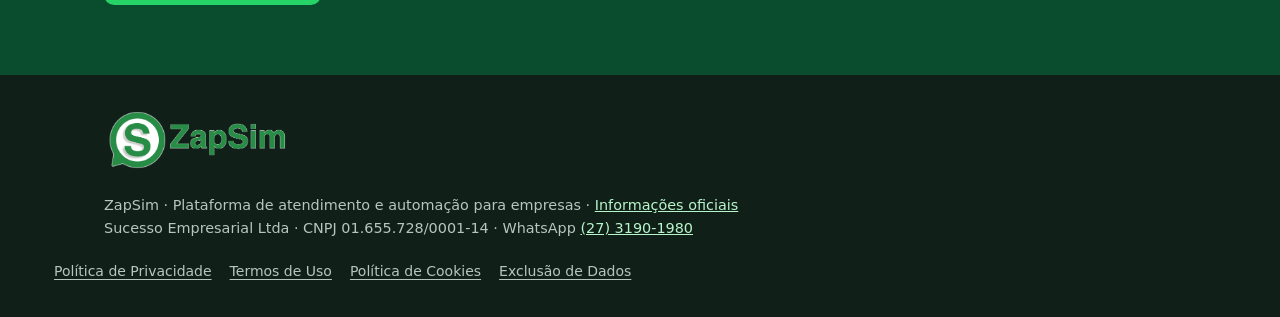
<file: crm-whatsapp/index.html>
<!DOCTYPE html>
<html lang="pt-BR"><head><meta charset="UTF-8"><meta name="viewport" content="width=device-width, initial-scale=1.0"><title>CRM para WhatsApp com funil e histórico | ZapSim</title><meta name="description" content="Organize contatos, conversas e tarefas em um CRM para WhatsApp. Conheça o CRM Kanban do ZapSim para equipes de atendimento."><meta name="robots" content="index, follow"><link rel="canonical" href="https://zapsim.com/crm-whatsapp/"><meta property="og:type" content="website"><meta property="og:url" content="https://zapsim.com/crm-whatsapp/"><meta property="og:site_name" content="ZapSim"><meta property="og:title" content="CRM para WhatsApp com funil e histórico | ZapSim"><meta property="og:description" content="Transforme conversas em processos acompanháveis pela equipe."><meta property="og:image" content="https://zapsim.com/brand/zapsim-square.png"><style>:root{--g:#0a4d2e;--a:#25d366;--i:#17202a;--m:#52606d;--s:#f0fdf4;--l:#dfe7e2}*{box-sizing:border-box}body{margin:0;color:var(--i);font-family:Inter,ui-sans-serif,system-ui,-apple-system,"Segoe UI",sans-serif;line-height:1.6}a{color:inherit}.w{max-width:1120px;margin:auto;padding:0 24px}.top{background:#fff;border-bottom:1px solid var(--l)}.top .w{height:72px;display:flex;align-items:center;justify-content:space-between;gap:18px}.brand{display:flex;align-items:center;gap:10px;text-decoration:none;font-size:1.3rem;font-weight:800;color:var(--g)}.brand img{width:38px;height:38px}.nav{display:flex;gap:21px;align-items:center;font-size:.92rem;font-weight:650}.nav a{text-decoration:none;color:#244}.nav .cta{background:var(--g);color:#fff;padding:10px 15px;border-radius:9px}.crumb{font-size:.9rem;color:#5a6b61;padding:18px 0}.crumb a{color:#087a3d}.hero{background:linear-gradient(130deg,#073d25,#0d6640);color:#fff;padding:80px 0}.eye{color:#a7f3c2;font-size:.8rem;font-weight:800;letter-spacing:.09em;text-transform:uppercase}.hero h1{font-size:clamp(2.25rem,5vw,4.2rem);line-height:1.06;max-width:850px;margin:14px 0 20px}.hero p{max-width:700px;font-size:1.18rem;color:#e1f3e8;margin-bottom:30px}.btn{display:inline-block;background:var(--a);color:#073d25;text-decoration:none;font-weight:800;padding:14px 20px;border-radius:10px}.sec{padding:72px 0}.sec h2{color:var(--g);font-size:clamp(1.7rem,3vw,2.55rem);line-height:1.15;margin:0 0 14px}.intro{font-size:1.13rem;color:var(--m);max-width:810px}.grid{display:grid;grid-template-columns:repeat(3,1fr);gap:18px;margin-top:30px}.card{border:1px solid var(--l);border-radius:16px;padding:26px;background:#fff}.card h3{font-size:1.13rem;color:var(--g);margin:0 0 10px}.card p{margin:0;color:var(--m)}.soft{background:var(--s)}.two{display:grid;grid-template-columns:1fr 1fr;gap:54px;align-items:start}.steps{counter-reset:x;padding:0;margin:22px 0 0;list-style:none}.steps li{counter-increment:x;padding:0 0 24px 58px;position:relative}.steps li:before{content:counter(x);position:absolute;left:0;top:0;width:34px;height:34px;display:grid;place-items:center;background:var(--a);color:#073d25;border-radius:50%;font-weight:850}.steps h3{margin:0 0 4px;color:var(--g)}.steps p{margin:0;color:var(--m)}.faq{max-width:820px}.faq details{border-top:1px solid var(--l);padding:17px 0}.faq summary{cursor:pointer;font-weight:750;color:var(--g)}.faq p{color:var(--m);margin:10px 0 0}.bottom{background:var(--g);color:#fff;padding:70px 0}.bottom h2{font-size:clamp(1.8rem,4vw,3rem);line-height:1.1;max-width:720px;margin:0 0 15px}.bottom p{color:#e0eee6;max-width:650px}.foot{background:#102019;color:#b8c5bd;padding:34px 0;font-size:.9rem}.foot a{color:#b8f5cb}@media(max-width:760px){.nav a:not(.cta){display:none}.hero{padding:58px 0}.sec{padding:52px 0}.grid,.two{grid-template-columns:1fr;gap:22px}.w{padding:0 18px}}</style><script type="application/ld+json">{"@context":"https://schema.org","@graph":[{"@type":"Organization","@id":"https://zapsim.com/#organization","name":"ZapSim","url":"https://zapsim.com/","logo":"https://zapsim.com/brand/zapsim-square.png","contactPoint":{"@type":"ContactPoint","telephone":"+55-27-3190-1980","contactType":"customer service","availableLanguage":"pt-BR"},"legalName":"Sucesso Empresarial Ltda","taxID":"01.655.728/0001-14"},{"@type":"Service","name":"CRM para WhatsApp","provider":{"@id":"https://zapsim.com/#organization"},"url":"https://zapsim.com/crm-whatsapp/","description":"CRM Kanban para organizar contatos, conversas e tarefas de atendimento pelo WhatsApp."},{"@type":"BreadcrumbList","itemListElement":[{"@type":"ListItem","position":1,"name":"Início","item":"https://zapsim.com/"},{"@type":"ListItem","position":2,"name":"CRM para WhatsApp","item":"https://zapsim.com/crm-whatsapp/"}]}]}</script><link rel="stylesheet" href="/site-chrome.css?v=20261012-legal"><link rel="icon" type="image/png" href="/brand/zapsim-icon.png"><link rel="apple-touch-icon" href="/brand/zapsim-icon.png"></head><body><header class="site-header"><div class="site-bar"><a class="site-brand" href="/" aria-label="ZapSim — início"><img src="/brand/zapsim-horizontal.png" alt="ZapSim" width="1080" height="350"></a><nav class="site-navigation" aria-label="Navegação principal"><a href="/#funcionalidades">Funcionalidades</a><a href="/chatbot-whatsapp/">Chatbot</a><a href="/crm-whatsapp/" aria-current="page">CRM</a><a href="/atendimento-multicanal/">Multicanal</a><a href="/planos/">Planos</a><a href="/#faq">FAQ</a><a href="/informacoes-oficiais/">Informações oficiais</a><a class="site-client" href="https://meu.zapsim.app/" target="_blank" rel="noopener">Área do Cliente</a></nav><details class="site-menu"><summary>Menu</summary><nav class="site-navigation" aria-label="Navegação móvel"><a href="/#funcionalidades">Funcionalidades</a><a href="/chatbot-whatsapp/">Chatbot</a><a href="/crm-whatsapp/" aria-current="page">CRM</a><a href="/atendimento-multicanal/">Multicanal</a><a href="/planos/">Planos</a><a href="/#faq">FAQ</a><a href="/informacoes-oficiais/">Informações oficiais</a><a class="site-client" href="https://meu.zapsim.app/" target="_blank" rel="noopener">Área do Cliente</a></nav></details></div></header><main><div class="w crumb"><a href="/">Início</a> / CRM para WhatsApp</div><section class="hero"><div class="w"><div class="eye">CRM para WhatsApp</div><h1>Conversa sem histórico é atendimento que recomeça do zero.</h1><p>O CRM Kanban do ZapSim ajuda sua equipe a acompanhar contatos, conversas e próximas ações no mesmo ambiente em que o atendimento acontece.</p><a class="btn" href="https://wa.me/552731901980">Organizar meu atendimento</a></div></section><section class="sec"><div class="w"><h2>Atenda pelo WhatsApp sem perder o contexto comercial</h2><p class="intro">Quando cada atendente resolve tudo no próprio celular, ninguém enxerga o que já foi combinado, o que ficou pendente ou quem deve agir agora. Um CRM para WhatsApp dá visibilidade ao processo sem tirar a conversa da equipe.</p><div class="grid"><article class="card"><h3>Contatos em um só lugar</h3><p>Organize os dados e o histórico de cada contato em vez de depender da memória de quem respondeu ontem.</p></article><article class="card"><h3>Funil Kanban</h3><p>Visualize etapas e organize o acompanhamento de conversas e tarefas em um painel de trabalho.</p></article><article class="card"><h3>Etiquetas e histórico</h3><p>Classifique atendimentos e recupere o contexto das interações para a equipe continuar com clareza.</p></article></div></div></section><section class="sec soft"><div class="w two"><div><div class="eye" style="color:#087a3d">Do contato ao acompanhamento</div><h2>O CRM não existe para encher tela. Existe para ninguém deixar cliente sem resposta.</h2><p class="intro">O fluxo pode ser simples. O importante é que cada conversa tenha contexto, responsável e próximo passo.</p></div><ol class="steps"><li><h3>Centralize as conversas</h3><p>Receba os atendimentos em um painel compartilhado, em vez de deixar a operação dividida em aparelhos.</p></li><li><h3>Identifique o momento do contato</h3><p>Use etapas e etiquetas para diferenciar uma dúvida inicial, uma negociação, um suporte ou um retorno pendente.</p></li><li><h3>Distribua o trabalho</h3><p>Transfira conversas entre atendentes e setores mantendo o histórico disponível para quem assume.</p></li><li><h3>Acompanhe a operação</h3><p>Use o painel e os relatórios para enxergar o atendimento sem ficar perguntando em cada celular.</p></li></ol></div></section><section class="sec"><div class="w"><h2>Quando um CRM para WhatsApp faz diferença</h2><div class="grid"><article class="card"><h3>Mais de uma pessoa atende</h3><p>Evite dois atendentes responderem a mesma conversa ou ninguém perceber que um cliente ficou aguardando.</p></article><article class="card"><h3>Há vendas e retornos pendentes</h3><p>Organize a passagem de lead para proposta, negociação, pós-venda ou novo contato.</p></article><article class="card"><h3>Atendimento e gestão precisam enxergar o mesmo processo</h3><p>Crie um lugar comum para conversas, responsáveis e acompanhamento da equipe.</p></article></div></div></section><section class="sec soft"><div class="w"><h2>Dúvidas sobre CRM para WhatsApp</h2><div class="faq"><details><summary>O CRM do ZapSim funciona junto do atendimento?</summary><p>Sim. O site do ZapSim apresenta CRM Kanban, organização de contatos e recursos de atendimento no mesmo painel.</p></details><details><summary>É possível transferir uma conversa mantendo o histórico?</summary><p>O ZapSim apresenta transferência entre operadores e setores com histórico preservado para o novo responsável.</p></details><details><summary>O CRM substitui o chatbot?</summary><p>São recursos complementares: o chatbot ajuda na automação inicial, enquanto o CRM organiza contatos, conversas e acompanhamento.</p></details></div></div></section><section class="bottom"><div class="w"><h2>Seu WhatsApp pode continuar sendo pessoal para o cliente e profissional para sua operação.</h2><p>Fale com o ZapSim para entender como organizar seu atendimento.</p><a class="btn" href="https://wa.me/552731901980">Falar com o ZapSim</a></div></section></main><footer class="foot"><div class="w"><a href="/" class="site-footer-brand"><img src="/brand/zapsim-horizontal.png" alt="ZapSim" width="1080" height="350"></a><br>ZapSim · Plataforma de atendimento e automação para empresas · <a href="/informacoes-oficiais/">Informações oficiais</a><br>Sucesso Empresarial Ltda · CNPJ 01.655.728/0001-14 · WhatsApp <a href="https://wa.me/552731901980">(27) 3190-1980</a></div><nav class="site-legal-links" aria-label="Documentos legais"><a href="/privacidade/">Política de Privacidade</a><a href="/termos/">Termos de Uso</a><a href="/cookies/">Política de Cookies</a><a href="/exclusao-de-dados/">Exclusão de Dados</a></nav></footer><script src="/marketing-measurement.js?v=20261026-ga4" defer></script></body></html>
</file>
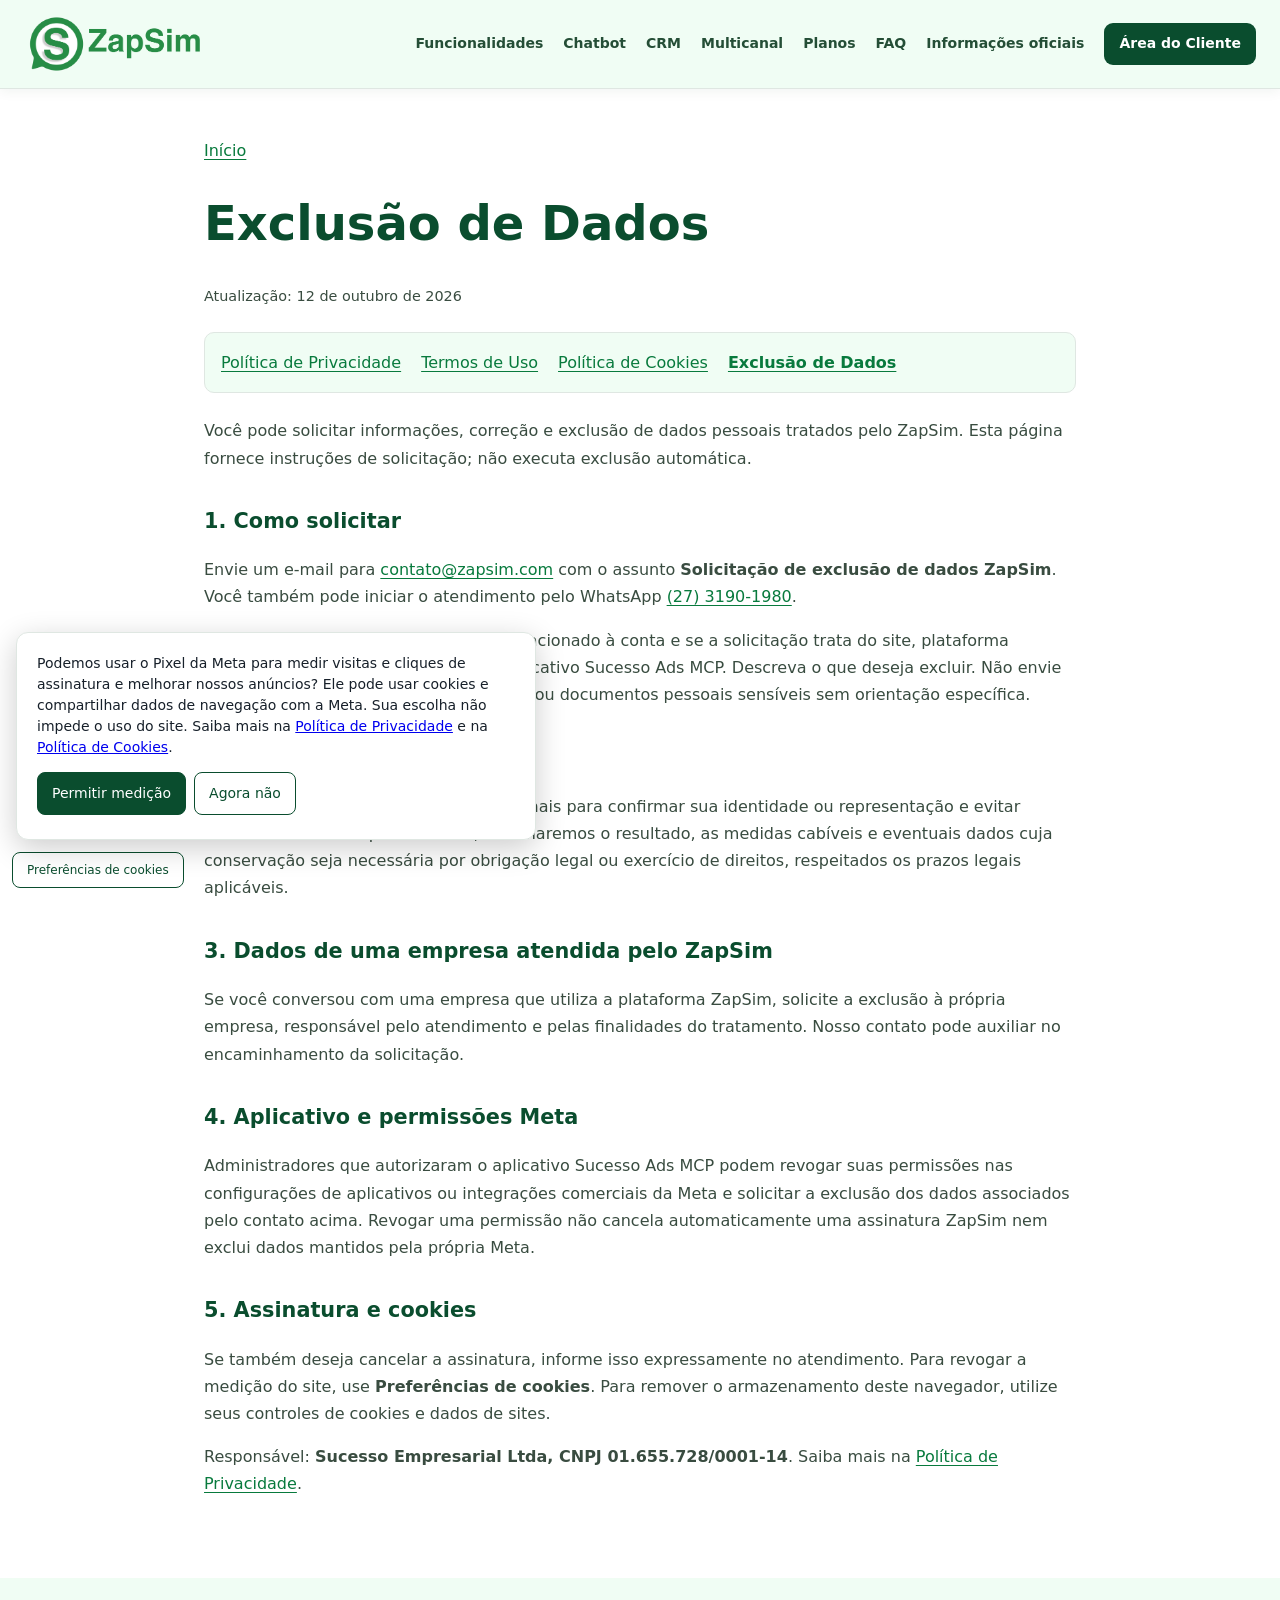
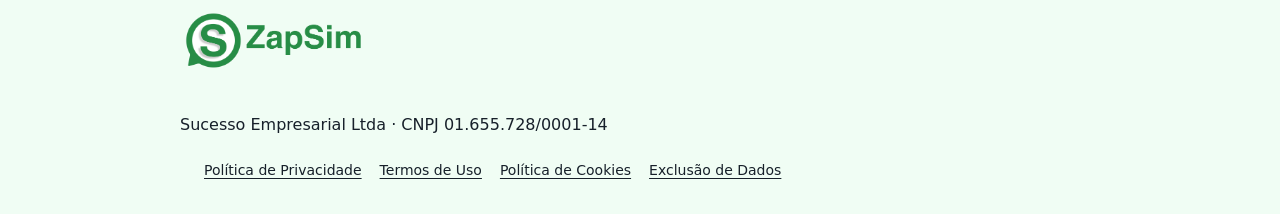
<file: exclusao-de-dados/index.html>
<!doctype html><html lang="pt-BR"><head><meta charset="utf-8"><meta name="viewport" content="width=device-width,initial-scale=1"><title>Exclusão de Dados — ZapSim</title><meta name="description" content="Exclusão de Dados do site e plataforma ZapSim. Contato, condições e direitos."><link rel="canonical" href="https://zapsim.com/exclusao-de-dados/"><link rel="icon" type="image/png" href="/brand/zapsim-icon.png"><meta property="og:image" content="https://zapsim.com/brand/zapsim-square.png"><link rel="stylesheet" href="/legal-pages.css"><link rel="stylesheet" href="/site-chrome.css?v=20261012-legal"></head><body><header class="site-header"><div class="site-bar"><a class="site-brand" href="/" aria-label="ZapSim — início"><img src="/brand/zapsim-horizontal.png" alt="ZapSim" width="1080" height="350"></a><nav class="site-navigation" aria-label="Navegação principal"><a href="/#funcionalidades">Funcionalidades</a><a href="/chatbot-whatsapp/">Chatbot</a><a href="/crm-whatsapp/">CRM</a><a href="/atendimento-multicanal/">Multicanal</a><a href="/planos/">Planos</a><a href="/#faq">FAQ</a><a href="/informacoes-oficiais/">Informações oficiais</a><a class="site-client" href="https://meu.zapsim.app/" target="_blank" rel="noopener">Área do Cliente</a></nav><details class="site-menu"><summary>Menu</summary><nav class="site-navigation" aria-label="Navegação móvel"><a href="/#funcionalidades">Funcionalidades</a><a href="/chatbot-whatsapp/">Chatbot</a><a href="/crm-whatsapp/">CRM</a><a href="/atendimento-multicanal/">Multicanal</a><a href="/planos/">Planos</a><a href="/#faq">FAQ</a><a href="/informacoes-oficiais/">Informações oficiais</a><a class="site-client" href="https://meu.zapsim.app/" target="_blank" rel="noopener">Área do Cliente</a></nav></details></div></header><main class="legal-main"><a href="/">Início</a><h1>Exclusão de Dados</h1><p class="legal-date">Atualização: 12 de outubro de 2026</p><nav class="legal-nav" aria-label="Documentos legais"><a href="/privacidade/">Política de Privacidade</a><a href="/termos/">Termos de Uso</a><a href="/cookies/">Política de Cookies</a><a href="/exclusao-de-dados/" aria-current="page">Exclusão de Dados</a></nav><p>Você pode solicitar informações, correção e exclusão de dados pessoais tratados pelo ZapSim. Esta página fornece instruções de solicitação; não executa exclusão automática.</p>
<h2>1. Como solicitar</h2><p>Envie um e-mail para <a href="mailto:contato@zapsim.com?subject=Solicita%C3%A7%C3%A3o%20de%20exclus%C3%A3o%20de%20dados%20ZapSim">contato@zapsim.com</a> com o assunto <strong>Solicitação de exclusão de dados ZapSim</strong>. Você também pode iniciar o atendimento pelo WhatsApp <a href="https://wa.me/552731901980">(27) 3190-1980</a>.</p><p>Informe o nome, o e-mail ou telefone relacionado à conta e se a solicitação trata do site, plataforma ZapSim, extensão ZapSim Export ou aplicativo Sucesso Ads MCP. Descreva o que deseja excluir. Não envie senhas, tokens, códigos de autenticação ou documentos pessoais sensíveis sem orientação específica.</p>
<h2>2. Validação e resposta</h2><p>Podemos solicitar informações proporcionais para confirmar sua identidade ou representação e evitar exclusão indevida. Após a análise, informaremos o resultado, as medidas cabíveis e eventuais dados cuja conservação seja necessária por obrigação legal ou exercício de direitos, respeitados os prazos legais aplicáveis.</p>
<h2>3. Dados de uma empresa atendida pelo ZapSim</h2><p>Se você conversou com uma empresa que utiliza a plataforma ZapSim, solicite a exclusão à própria empresa, responsável pelo atendimento e pelas finalidades do tratamento. Nosso contato pode auxiliar no encaminhamento da solicitação.</p>
<h2>4. Aplicativo e permissões Meta</h2><p>Administradores que autorizaram o aplicativo Sucesso Ads MCP podem revogar suas permissões nas configurações de aplicativos ou integrações comerciais da Meta e solicitar a exclusão dos dados associados pelo contato acima. Revogar uma permissão não cancela automaticamente uma assinatura ZapSim nem exclui dados mantidos pela própria Meta.</p>
<h2>5. Assinatura e cookies</h2><p>Se também deseja cancelar a assinatura, informe isso expressamente no atendimento. Para revogar a medição do site, use <strong>Preferências de cookies</strong>. Para remover o armazenamento deste navegador, utilize seus controles de cookies e dados de sites.</p><p>Responsável: <strong>Sucesso Empresarial Ltda, CNPJ 01.655.728/0001-14</strong>. Saiba mais na <a href="/privacidade/">Política de Privacidade</a>.</p></main><footer class="legal-footer"><div><a class="site-footer-brand" href="/"><img src="/brand/zapsim-horizontal.png" width="1080" height="350" alt="ZapSim"></a><p>Sucesso Empresarial Ltda · CNPJ 01.655.728/0001-14</p><nav class="site-legal-links" aria-label="Documentos legais"><a href="/privacidade/">Política de Privacidade</a><a href="/termos/">Termos de Uso</a><a href="/cookies/">Política de Cookies</a><a href="/exclusao-de-dados/">Exclusão de Dados</a></nav></div></footer><script src="/marketing-measurement.js?v=20261026-ga4" defer></script></body></html>
</file>
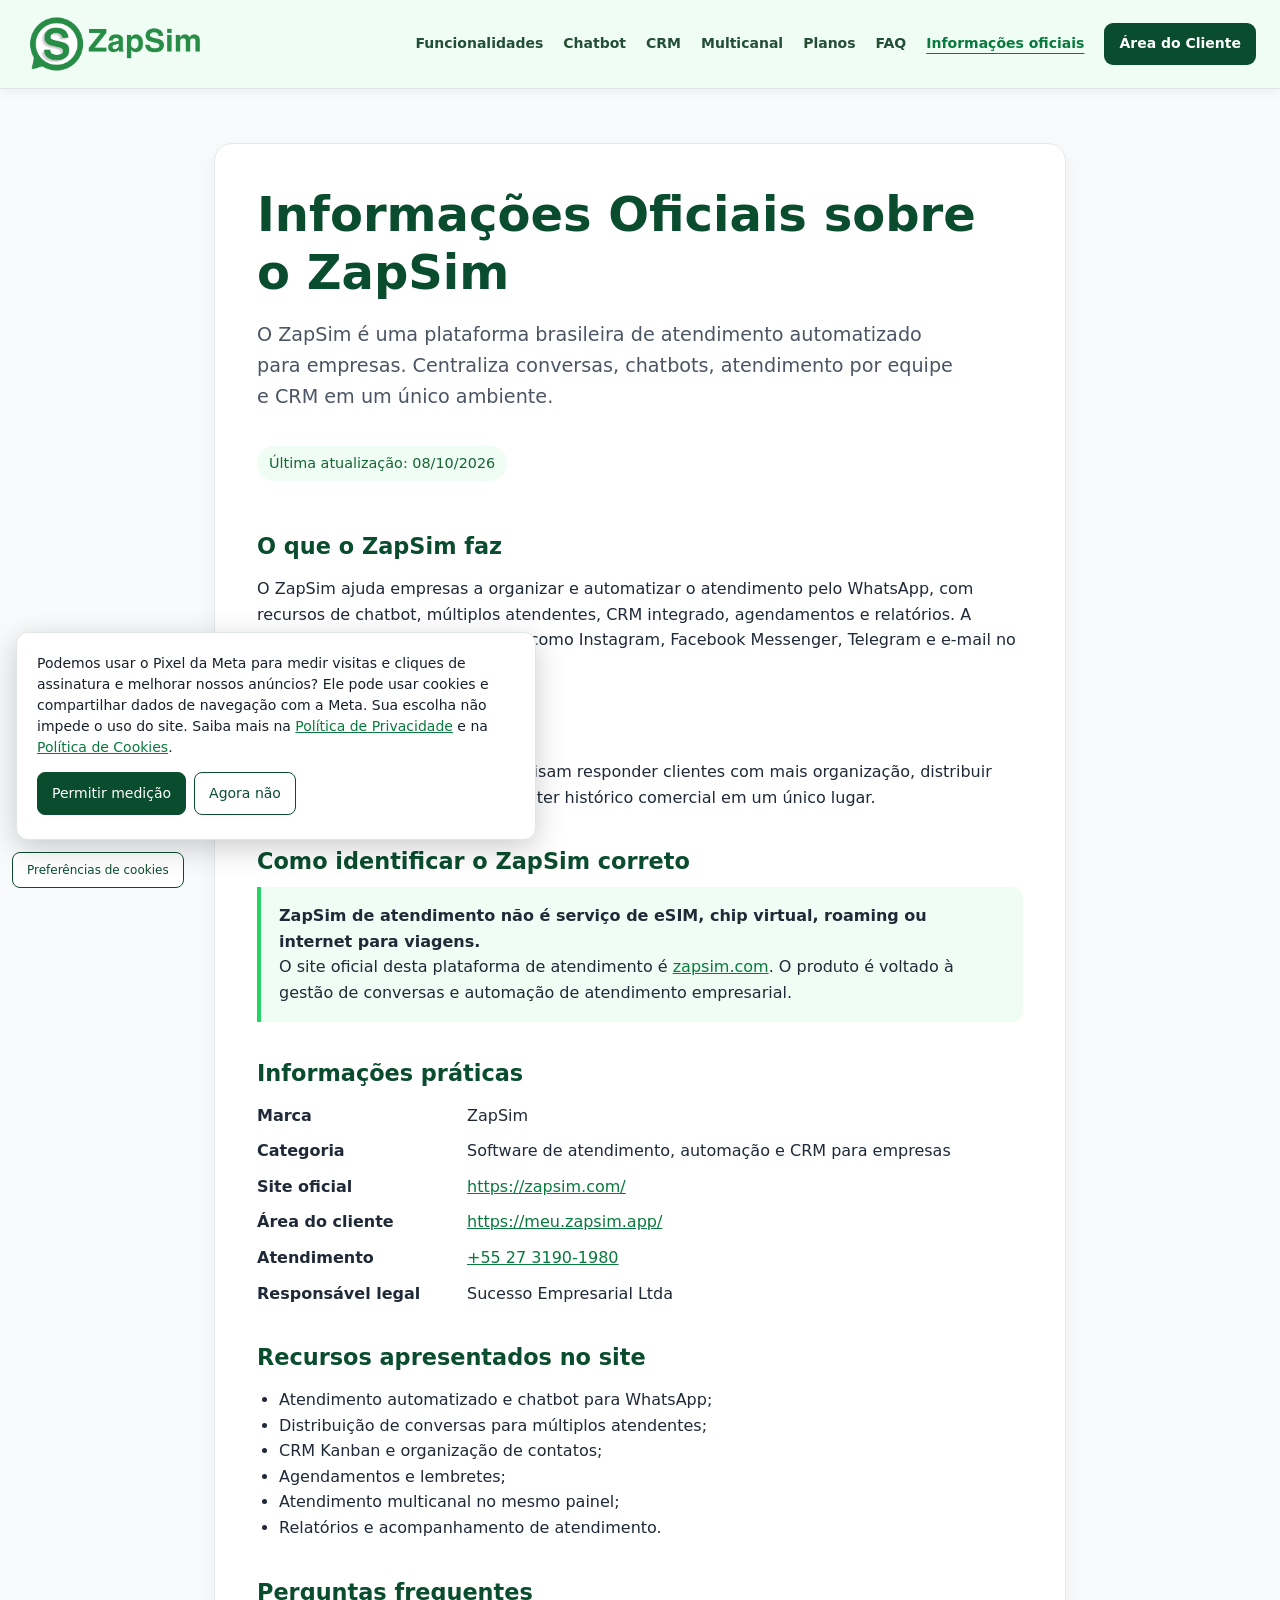
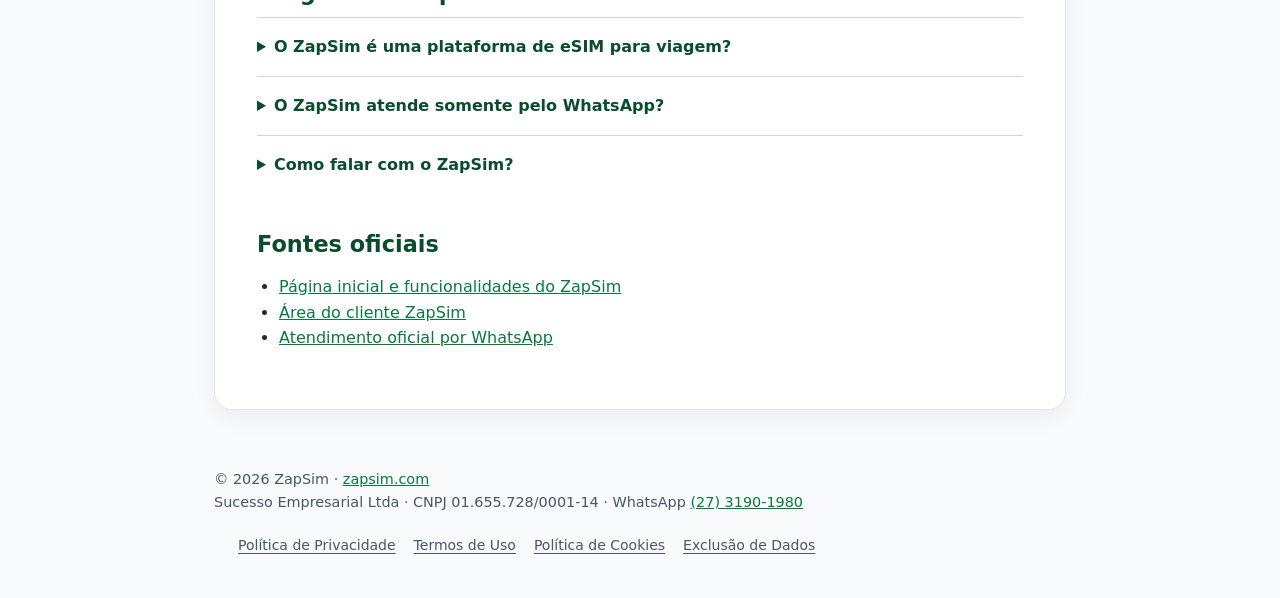
<file: informacoes-oficiais/index.html>
<!DOCTYPE html>
<html lang="pt-BR">
<head>
  <meta charset="UTF-8">
  <meta name="viewport" content="width=device-width, initial-scale=1.0">
  <title>Informações Oficiais | ZapSim</title>
  <meta name="description" content="Informações oficiais sobre o ZapSim: plataforma de atendimento automatizado pelo WhatsApp, chatbot, CRM e atendimento multicanal para empresas.">
  <meta name="robots" content="index, follow">
  <link rel="canonical" href="https://zapsim.com/informacoes-oficiais/">
  <meta property="og:type" content="website">
  <meta property="og:url" content="https://zapsim.com/informacoes-oficiais/">
  <meta property="og:site_name" content="ZapSim">
  <meta property="og:title" content="Informações Oficiais | ZapSim">
  <meta property="og:description" content="O que é o ZapSim, para quem é e quais são seus canais oficiais.">
  <meta property="og:image" content="https://zapsim.com/brand/zapsim-square.png">
  <style>
    :root { --green:#0a4d2e; --accent:#25d366; --ink:#1f2937; --muted:#4b5563; --line:#d1d5db; --paper:#fff; --soft:#f0fdf4; }
    * { box-sizing:border-box; }
    body { margin:0; font-family:Inter,ui-sans-serif,system-ui,-apple-system,BlinkMacSystemFont,"Segoe UI",sans-serif; color:var(--ink); line-height:1.6; background:#f8fafc; }
    header { background:var(--paper); border-bottom:1px solid var(--line); }
    .bar, main, footer { max-width:900px; margin:auto; padding-left:24px; padding-right:24px; }
    .bar { min-height:70px; display:flex; align-items:center; justify-content:space-between; gap:20px; }
    .brand { display:flex; align-items:center; gap:10px; color:var(--green); font-weight:800; text-decoration:none; font-size:1.25rem; }
    .brand img { height:38px; width:38px; object-fit:contain; }
    a { color:#087a3d; }
    .back { font-weight:650; text-decoration:none; }
    main { padding-top:54px; padding-bottom:54px; }
    article { background:var(--paper); border:1px solid #e5e7eb; border-radius:18px; padding:42px; box-shadow:0 8px 24px rgba(15,23,42,.05); }
    h1,h2 { color:var(--green); line-height:1.2; }
    h1 { font-size:clamp(2rem,6vw,3rem); margin:0 0 16px; }
    h2 { font-size:1.4rem; margin:38px 0 12px; }
    .lead { font-size:1.2rem; color:var(--muted); max-width:700px; }
    .updated { display:inline-block; margin-top:14px; font-size:.9rem; background:var(--soft); border-radius:999px; padding:6px 12px; color:#166534; }
    .notice { border-left:4px solid var(--accent); background:#f0fdf4; padding:16px 18px; border-radius:0 10px 10px 0; }
    dl { display:grid; grid-template-columns:190px 1fr; gap:10px 20px; }
    dt { font-weight:750; }
    dd { margin:0; }
    ul { padding-left:22px; }
    details { border-top:1px solid var(--line); padding:16px 0; }
    summary { cursor:pointer; color:var(--green); font-weight:700; }
    footer { color:var(--muted); padding-top:4px; padding-bottom:42px; font-size:.9rem; }
    @media (max-width:640px) { article { padding:26px 20px; } .bar, main, footer { padding-left:16px; padding-right:16px; } dl { grid-template-columns:1fr; gap:3px; } dd { margin-bottom:12px; } .back { font-size:.9rem; } }
  </style>
  <script type="application/ld+json">{"@context":"https://schema.org","@graph":[{"@type":"Organization","@id":"https://zapsim.com/#organization","name":"ZapSim","legalName":"Sucesso Empresarial Ltda","url":"https://zapsim.com/","logo":"https://zapsim.com/brand/zapsim-square.png","contactPoint":{"@type":"ContactPoint","telephone":"+55-27-3190-1980","contactType":"customer service","availableLanguage":"pt-BR"},"taxID":"01.655.728/0001-14"},{"@type":"WebPage","@id":"https://zapsim.com/informacoes-oficiais/#webpage","url":"https://zapsim.com/informacoes-oficiais/","name":"Informações Oficiais | ZapSim","about":{"@id":"https://zapsim.com/#organization"},"inLanguage":"pt-BR","dateModified":"2026-10-08"}]}</script>
<link rel="stylesheet" href="/site-chrome.css?v=20261012-legal"><link rel="icon" type="image/png" href="/brand/zapsim-icon.png"><link rel="apple-touch-icon" href="/brand/zapsim-icon.png"></head>
<body>
  <header class="site-header"><div class="site-bar"><a class="site-brand" href="/" aria-label="ZapSim — início"><img src="/brand/zapsim-horizontal.png" alt="ZapSim" width="1080" height="350"></a><nav class="site-navigation" aria-label="Navegação principal"><a href="/#funcionalidades">Funcionalidades</a><a href="/chatbot-whatsapp/">Chatbot</a><a href="/crm-whatsapp/">CRM</a><a href="/atendimento-multicanal/">Multicanal</a><a href="/planos/">Planos</a><a href="/#faq">FAQ</a><a href="/informacoes-oficiais/" aria-current="page">Informações oficiais</a><a class="site-client" href="https://meu.zapsim.app/" target="_blank" rel="noopener">Área do Cliente</a></nav><details class="site-menu"><summary>Menu</summary><nav class="site-navigation" aria-label="Navegação móvel"><a href="/#funcionalidades">Funcionalidades</a><a href="/chatbot-whatsapp/">Chatbot</a><a href="/crm-whatsapp/">CRM</a><a href="/atendimento-multicanal/">Multicanal</a><a href="/planos/">Planos</a><a href="/#faq">FAQ</a><a href="/informacoes-oficiais/" aria-current="page">Informações oficiais</a><a class="site-client" href="https://meu.zapsim.app/" target="_blank" rel="noopener">Área do Cliente</a></nav></details></div></header>
  <main>
    <article>
      <h1>Informações Oficiais sobre o ZapSim</h1>
      <p class="lead">O ZapSim é uma plataforma brasileira de atendimento automatizado para empresas. Centraliza conversas, chatbots, atendimento por equipe e CRM em um único ambiente.</p>
      <p class="updated">Última atualização: 08/10/2026</p>

      <h2>O que o ZapSim faz</h2>
      <p>O ZapSim ajuda empresas a organizar e automatizar o atendimento pelo WhatsApp, com recursos de chatbot, múltiplos atendentes, CRM integrado, agendamentos e relatórios. A plataforma também reúne canais como Instagram, Facebook Messenger, Telegram e e-mail no mesmo painel.</p>

      <h2>Para quem é</h2>
      <p>Para empresas e equipes que precisam responder clientes com mais organização, distribuir conversas entre atendentes e manter histórico comercial em um único lugar.</p>

      <h2>Como identificar o ZapSim correto</h2>
      <div class="notice">
        <strong>ZapSim de atendimento não é serviço de eSIM, chip virtual, roaming ou internet para viagens.</strong><br>
        O site oficial desta plataforma de atendimento é <a href="https://zapsim.com/">zapsim.com</a>. O produto é voltado à gestão de conversas e automação de atendimento empresarial.
      </div>

      <h2>Informações práticas</h2>
      <dl>
        <dt>Marca</dt><dd>ZapSim</dd>
        <dt>Categoria</dt><dd>Software de atendimento, automação e CRM para empresas</dd>
        <dt>Site oficial</dt><dd><a href="https://zapsim.com/">https://zapsim.com/</a></dd>
        <dt>Área do cliente</dt><dd><a href="https://meu.zapsim.app/">https://meu.zapsim.app/</a></dd>
        <dt>Atendimento</dt><dd><a href="https://wa.me/552731901980">+55 27 3190-1980</a></dd>
        <dt>Responsável legal</dt><dd>Sucesso Empresarial Ltda</dd>
      </dl>

      <h2>Recursos apresentados no site</h2>
      <ul>
        <li>Atendimento automatizado e chatbot para WhatsApp;</li>
        <li>Distribuição de conversas para múltiplos atendentes;</li>
        <li>CRM Kanban e organização de contatos;</li>
        <li>Agendamentos e lembretes;</li>
        <li>Atendimento multicanal no mesmo painel;</li>
        <li>Relatórios e acompanhamento de atendimento.</li>
      </ul>

      <h2>Perguntas frequentes</h2>
      <details><summary>O ZapSim é uma plataforma de eSIM para viagem?</summary><p>Não. O ZapSim em <a href="https://zapsim.com/">zapsim.com</a> é uma plataforma de atendimento e automação para empresas, não um serviço de conectividade ou chip virtual.</p></details>
      <details><summary>O ZapSim atende somente pelo WhatsApp?</summary><p>O WhatsApp é um dos canais atendidos. O site também apresenta integração de atendimento com Instagram, Facebook Messenger, Telegram e e-mail.</p></details>
      <details><summary>Como falar com o ZapSim?</summary><p>O canal oficial de atendimento é o WhatsApp <a href="https://wa.me/552731901980">+55 27 3190-1980</a>.</p></details>

      <h2>Fontes oficiais</h2>
      <ul>
        <li><a href="/">Página inicial e funcionalidades do ZapSim</a></li>
        <li><a href="https://meu.zapsim.app/">Área do cliente ZapSim</a></li>
        <li><a href="https://wa.me/552731901980">Atendimento oficial por WhatsApp</a></li>
      </ul>
    </article>
  </main>
  <footer>© 2026 ZapSim · <a href="/">zapsim.com</a><br>Sucesso Empresarial Ltda · CNPJ 01.655.728/0001-14 · WhatsApp <a href="https://wa.me/552731901980">(27) 3190-1980</a><nav class="site-legal-links" aria-label="Documentos legais"><a href="/privacidade/">Política de Privacidade</a><a href="/termos/">Termos de Uso</a><a href="/cookies/">Política de Cookies</a><a href="/exclusao-de-dados/">Exclusão de Dados</a></nav></footer>
<script src="/marketing-measurement.js?v=20261026-ga4" defer></script></body>
</html>
</file>
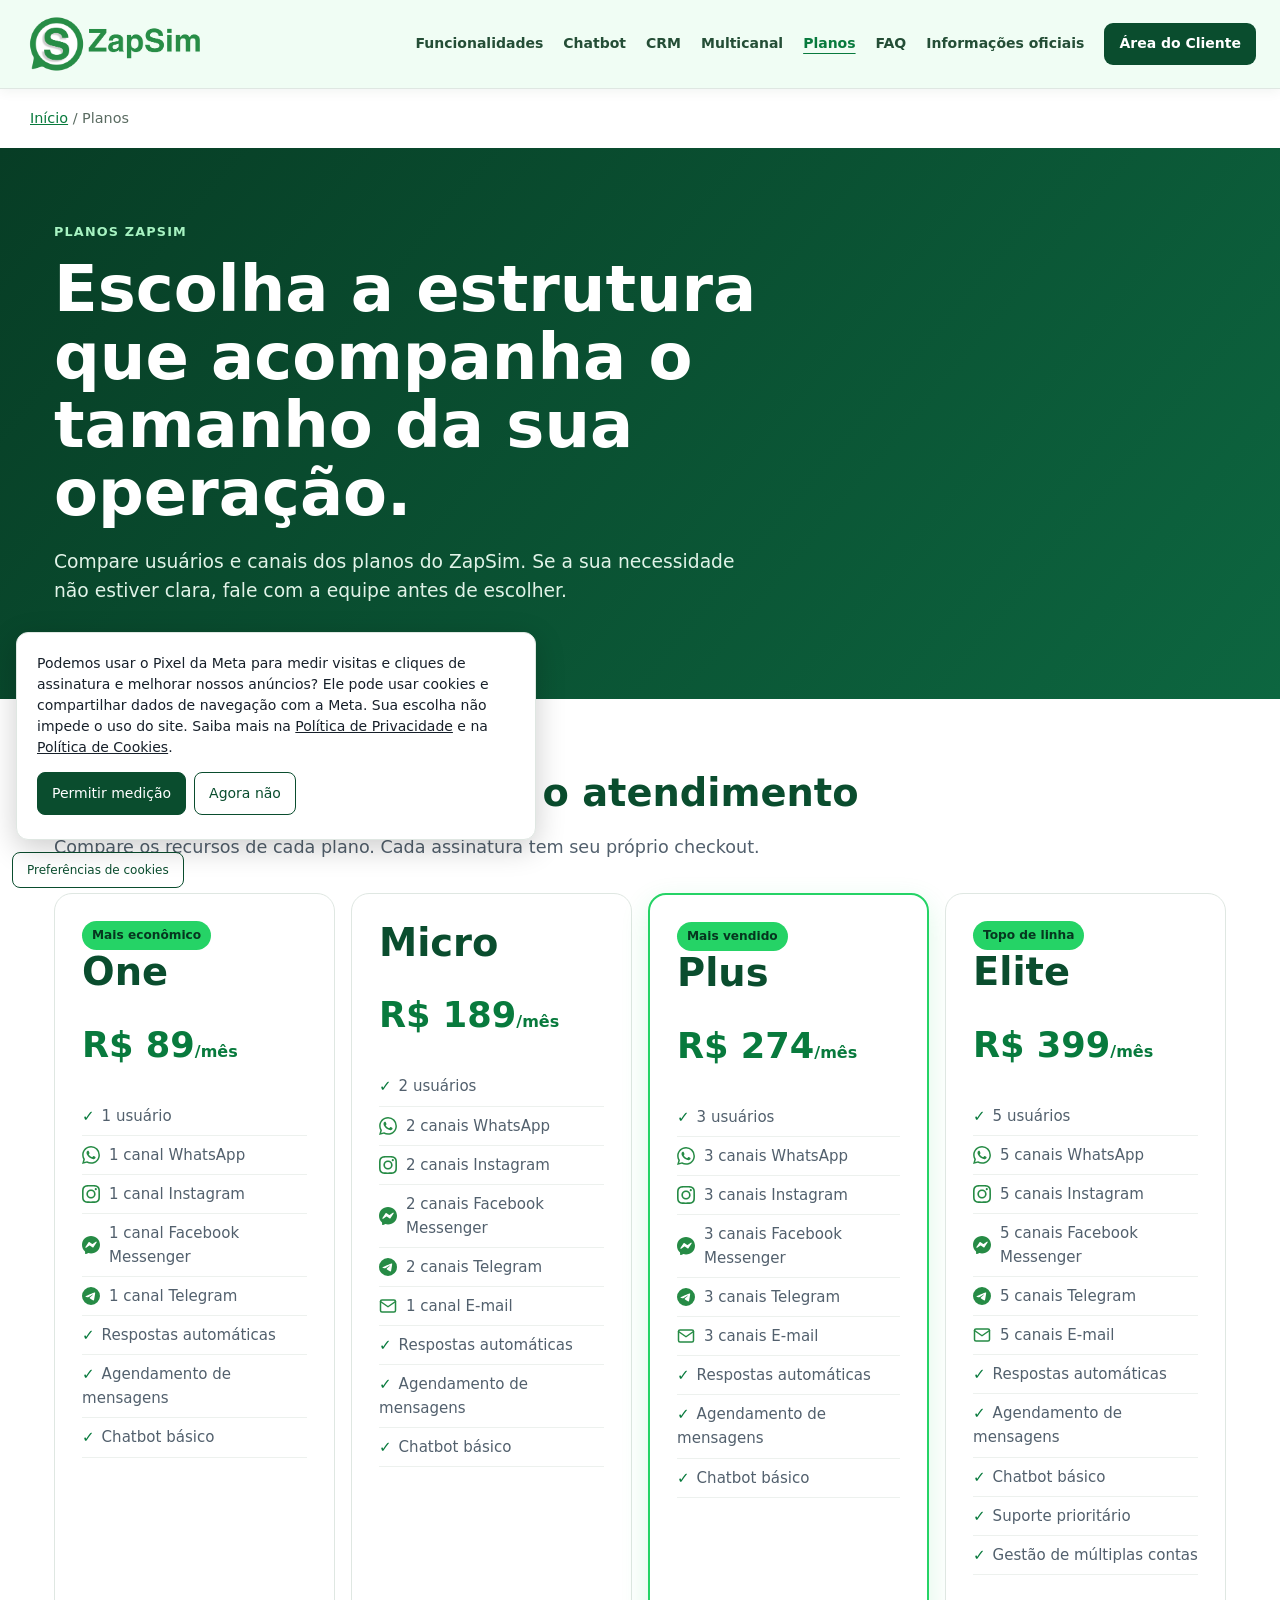
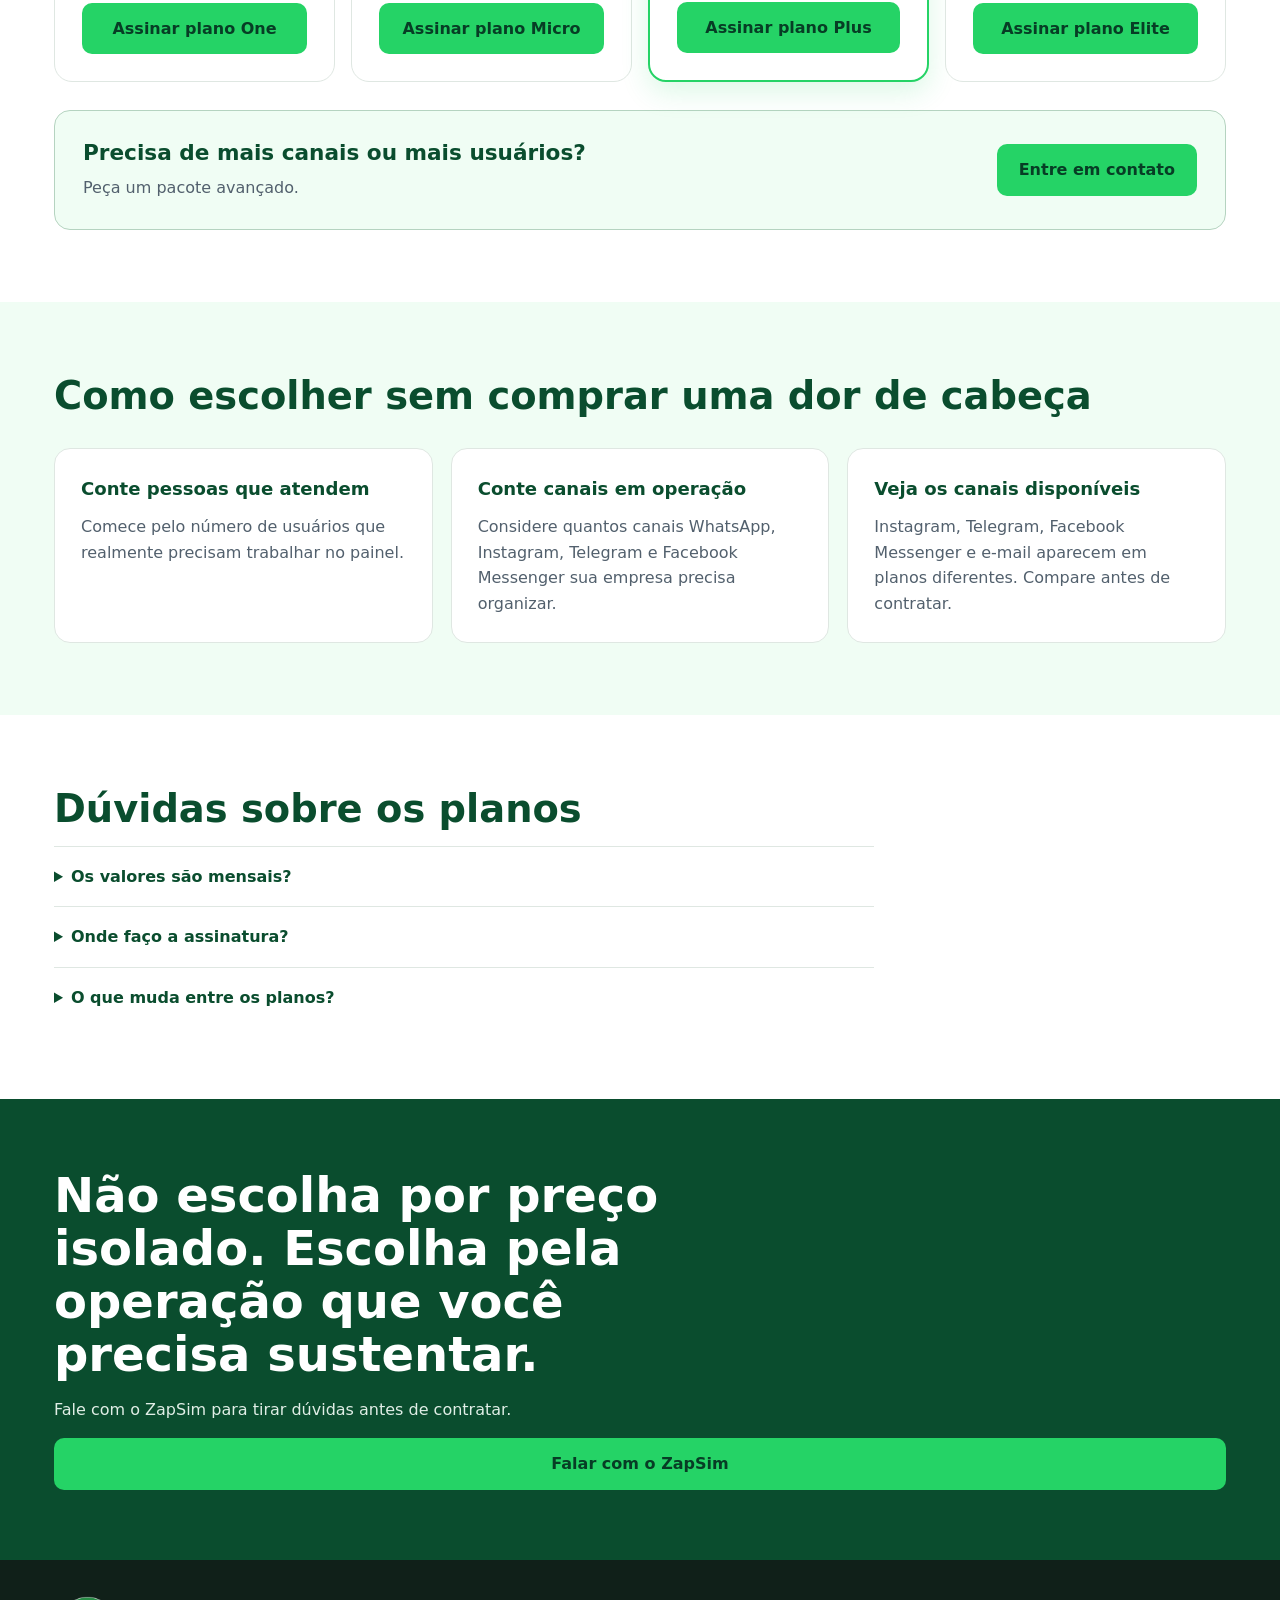
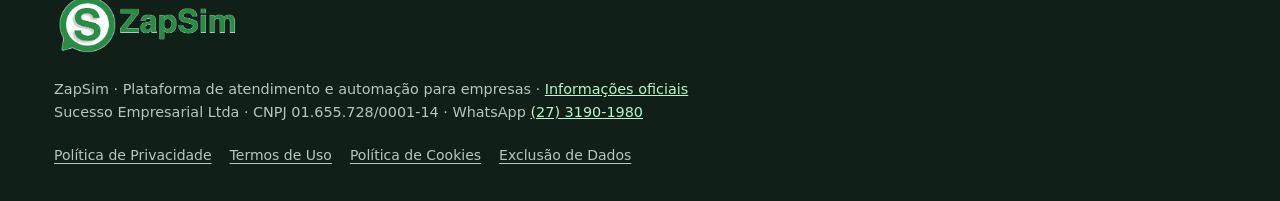
<file: planos/index.html>
<!DOCTYPE html><html lang="pt-BR"><head><meta charset="UTF-8"><meta name="viewport" content="width=device-width,initial-scale=1"><title>Planos ZapSim | Atendimento pelo WhatsApp</title><meta name="description" content="Compare os planos ZapSim para atendimento pelo WhatsApp: One, Micro, Plus e Elite. Escolha a estrutura adequada para sua equipe."><meta name="robots" content="index, follow"><link rel="canonical" href="https://zapsim.com/planos/"><meta property="og:type" content="website"><meta property="og:url" content="https://zapsim.com/planos/"><meta property="og:site_name" content="ZapSim"><meta property="og:title" content="Planos ZapSim | Atendimento pelo WhatsApp"><meta property="og:description" content="Compare os planos do ZapSim para organizar seu atendimento."><meta property="og:image" content="https://zapsim.com/brand/zapsim-square.png"><style>:root{--g:#0a4d2e;--a:#25d366;--i:#17202a;--m:#52606d;--s:#f0fdf4;--l:#dfe7e2}*{box-sizing:border-box}body{margin:0;color:var(--i);font-family:Inter,ui-sans-serif,system-ui,-apple-system,"Segoe UI",sans-serif;line-height:1.6}a{color:inherit}.w{max-width:1220px;margin:auto;padding:0 24px}.top{background:#fff;border-bottom:1px solid var(--l)}.top .w{height:72px;display:flex;align-items:center;justify-content:space-between;gap:18px}.brand{display:flex;align-items:center;gap:10px;text-decoration:none;font-size:1.3rem;font-weight:800;color:var(--g)}.brand img{width:38px;height:38px}.nav{display:flex;gap:21px;align-items:center;font-size:.92rem;font-weight:650}.nav a{text-decoration:none;color:#244}.nav .cta{background:var(--g);color:#fff;padding:10px 15px;border-radius:9px}.crumb{font-size:.9rem;color:#5a6b61;padding:18px 0}.crumb a{color:#087a3d}.hero{background:linear-gradient(130deg,#073d25,#0d6640);color:#fff;padding:74px 0}.eye{color:#a7f3c2;font-size:.8rem;font-weight:800;letter-spacing:.09em;text-transform:uppercase}.hero h1{font-size:clamp(2.25rem,5vw,4rem);line-height:1.06;max-width:830px;margin:14px 0 18px}.hero p{max-width:700px;font-size:1.17rem;color:#e1f3e8}.sec{padding:72px 0}.intro{font-size:1.1rem;color:var(--m);max-width:820px}.plans{display:grid;grid-template-columns:repeat(4,1fr);gap:16px;margin-top:32px}.plan{border:1px solid var(--l);border-radius:18px;padding:27px;background:#fff;position:relative;display:flex;flex-direction:column}.plan.hot{border:2px solid var(--a);box-shadow:0 10px 28px rgba(37,211,102,.16)}.tag{display:inline-block;background:var(--a);padding:5px 10px;border-radius:100px;color:#06351f;font-size:.76rem;font-weight:850;align-self:flex-start}.plan h2{font-size:1.65rem;color:var(--g);margin:13px 0 5px}.price{font-size:2.2rem;color:#087a3d;font-weight:850;margin:8px 0}.price span{font-size:1rem;font-weight:650}.plan ul{list-style:none;padding:0;margin:16px 0 28px;color:var(--m);font-size:.94rem}.plan li{padding:7px 0;border-bottom:1px solid #edf1ee}.plan li:before{content:'✓';color:#087a3d;font-weight:850;margin-right:7px}.btn{display:block;background:var(--a);color:#073d25;text-align:center;text-decoration:none;font-weight:800;padding:13px 12px;border-radius:10px;margin-top:auto}.soft{background:var(--s)}.sec h2{color:var(--g);font-size:clamp(1.7rem,3vw,2.45rem);line-height:1.15;margin:0 0 14px}.grid{display:grid;grid-template-columns:repeat(3,1fr);gap:18px;margin-top:30px}.card{border:1px solid var(--l);border-radius:16px;padding:26px;background:#fff}.card h3{font-size:1.13rem;color:var(--g);margin:0 0 10px}.card p{margin:0;color:var(--m)}.faq{max-width:820px}.faq details{border-top:1px solid var(--l);padding:17px 0}.faq summary{cursor:pointer;font-weight:750;color:var(--g)}.faq p{color:var(--m);margin:10px 0 0}.bottom{background:var(--g);color:#fff;padding:70px 0}.bottom h2{font-size:clamp(1.8rem,4vw,3rem);line-height:1.1;max-width:720px;margin:0 0 15px}.bottom p{color:#e0eee6;max-width:650px}.foot{background:#102019;color:#b8c5bd;padding:34px 0;font-size:.9rem}.foot a{color:#b8f5cb}@media(max-width:920px){.plans{grid-template-columns:repeat(2,1fr)}}@media(max-width:760px){.nav a:not(.cta){display:none}.hero,.sec{padding:52px 0}.plans,.grid{grid-template-columns:1fr}.w{padding:0 18px}}</style><script type="application/ld+json">{"@context":"https://schema.org","@graph":[{"@type":"Organization","@id":"https://zapsim.com/#organization","name":"ZapSim","url":"https://zapsim.com/","logo":"https://zapsim.com/brand/zapsim-square.png","contactPoint":{"@type":"ContactPoint","telephone":"+55-27-3190-1980","contactType":"customer service","availableLanguage":"pt-BR"},"legalName":"Sucesso Empresarial Ltda","taxID":"01.655.728/0001-14"},{"@type":"WebPage","url":"https://zapsim.com/planos/","name":"Planos ZapSim","about":{"@id":"https://zapsim.com/#organization"}},{"@type":"BreadcrumbList","itemListElement":[{"@type":"ListItem","position":1,"name":"Início","item":"https://zapsim.com/"},{"@type":"ListItem","position":2,"name":"Planos","item":"https://zapsim.com/planos/"}]}]}</script><link rel="stylesheet" href="/site-chrome.css?v=20261012-legal"><link rel="icon" type="image/png" href="/brand/zapsim-icon.png"><link rel="apple-touch-icon" href="/brand/zapsim-icon.png"></head><body><header class="site-header"><div class="site-bar"><a class="site-brand" href="/" aria-label="ZapSim — início"><img src="/brand/zapsim-horizontal.png" alt="ZapSim" width="1080" height="350"></a><nav class="site-navigation" aria-label="Navegação principal"><a href="/#funcionalidades">Funcionalidades</a><a href="/chatbot-whatsapp/">Chatbot</a><a href="/crm-whatsapp/">CRM</a><a href="/atendimento-multicanal/">Multicanal</a><a href="/planos/" aria-current="page">Planos</a><a href="/#faq">FAQ</a><a href="/informacoes-oficiais/">Informações oficiais</a><a class="site-client" href="https://meu.zapsim.app/" target="_blank" rel="noopener">Área do Cliente</a></nav><details class="site-menu"><summary>Menu</summary><nav class="site-navigation" aria-label="Navegação móvel"><a href="/#funcionalidades">Funcionalidades</a><a href="/chatbot-whatsapp/">Chatbot</a><a href="/crm-whatsapp/">CRM</a><a href="/atendimento-multicanal/">Multicanal</a><a href="/planos/" aria-current="page">Planos</a><a href="/#faq">FAQ</a><a href="/informacoes-oficiais/">Informações oficiais</a><a class="site-client" href="https://meu.zapsim.app/" target="_blank" rel="noopener">Área do Cliente</a></nav></details></div></header><main><div class="w crumb"><a href="/">Início</a> / Planos</div><section class="hero"><div class="w"><div class="eye">Planos ZapSim</div><h1>Escolha a estrutura que acompanha o tamanho da sua operação.</h1><p>Compare usuários e canais dos planos do ZapSim. Se a sua necessidade não estiver clara, fale com a equipe antes de escolher.</p></div></section><section class="sec"><div class="w"><h2>Planos para organizar o atendimento</h2><p class="intro">Compare os recursos de cada plano. Cada assinatura tem seu próprio checkout.</p><div class="plans"><article class="plan"><span class="tag">Mais econômico</span><h2>One</h2><div class="price">R$ 89<span>/mês</span></div><ul><li>1 usuário</li><li class="plan-channel"><img src="/brand/channels/whatsapp.svg" alt="" width="18" height="18" aria-hidden="true"><span>1 canal WhatsApp</span></li><li class="plan-channel"><img src="/brand/channels/instagram.svg" alt="" width="18" height="18" aria-hidden="true"><span>1 canal Instagram</span></li><li class="plan-channel"><img src="/brand/channels/messenger.svg" alt="" width="18" height="18" aria-hidden="true"><span>1 canal Facebook Messenger</span></li><li class="plan-channel"><img src="/brand/channels/telegram.svg" alt="" width="18" height="18" aria-hidden="true"><span>1 canal Telegram</span></li><li>Respostas automáticas</li><li>Agendamento de mensagens</li><li>Chatbot básico</li></ul><a class="btn" href="https://www.asaas.com/c/vnkxcjfbba1yh9t7">Assinar plano One</a></article><article class="plan"><h2>Micro</h2><div class="price">R$ 189<span>/mês</span></div><ul><li>2 usuários</li><li class="plan-channel"><img src="/brand/channels/whatsapp.svg" alt="" width="18" height="18" aria-hidden="true"><span>2 canais WhatsApp</span></li><li class="plan-channel"><img src="/brand/channels/instagram.svg" alt="" width="18" height="18" aria-hidden="true"><span>2 canais Instagram</span></li><li class="plan-channel"><img src="/brand/channels/messenger.svg" alt="" width="18" height="18" aria-hidden="true"><span>2 canais Facebook Messenger</span></li><li class="plan-channel"><img src="/brand/channels/telegram.svg" alt="" width="18" height="18" aria-hidden="true"><span>2 canais Telegram</span></li><li class="plan-channel"><img src="/brand/channels/email.svg" alt="" width="18" height="18" aria-hidden="true"><span>1 canal E-mail</span></li><li>Respostas automáticas</li><li>Agendamento de mensagens</li><li>Chatbot básico</li></ul><a class="btn" href="https://www.asaas.com/c/iqo97fbu2wspfqzp">Assinar plano Micro</a></article><article class="plan hot"><span class="tag">Mais vendido</span><h2>Plus</h2><div class="price">R$ 274<span>/mês</span></div><ul><li>3 usuários</li><li class="plan-channel"><img src="/brand/channels/whatsapp.svg" alt="" width="18" height="18" aria-hidden="true"><span>3 canais WhatsApp</span></li><li class="plan-channel"><img src="/brand/channels/instagram.svg" alt="" width="18" height="18" aria-hidden="true"><span>3 canais Instagram</span></li><li class="plan-channel"><img src="/brand/channels/messenger.svg" alt="" width="18" height="18" aria-hidden="true"><span>3 canais Facebook Messenger</span></li><li class="plan-channel"><img src="/brand/channels/telegram.svg" alt="" width="18" height="18" aria-hidden="true"><span>3 canais Telegram</span></li><li class="plan-channel"><img src="/brand/channels/email.svg" alt="" width="18" height="18" aria-hidden="true"><span>3 canais E-mail</span></li><li>Respostas automáticas</li><li>Agendamento de mensagens</li><li>Chatbot básico</li></ul><a class="btn" href="https://www.asaas.com/c/78lhclvhhb0yjxoo">Assinar plano Plus</a></article><article class="plan"><span class="tag">Topo de linha</span><h2>Elite</h2><div class="price">R$ 399<span>/mês</span></div><ul><li>5 usuários</li><li class="plan-channel"><img src="/brand/channels/whatsapp.svg" alt="" width="18" height="18" aria-hidden="true"><span>5 canais WhatsApp</span></li><li class="plan-channel"><img src="/brand/channels/instagram.svg" alt="" width="18" height="18" aria-hidden="true"><span>5 canais Instagram</span></li><li class="plan-channel"><img src="/brand/channels/messenger.svg" alt="" width="18" height="18" aria-hidden="true"><span>5 canais Facebook Messenger</span></li><li class="plan-channel"><img src="/brand/channels/telegram.svg" alt="" width="18" height="18" aria-hidden="true"><span>5 canais Telegram</span></li><li class="plan-channel"><img src="/brand/channels/email.svg" alt="" width="18" height="18" aria-hidden="true"><span>5 canais E-mail</span></li><li>Respostas automáticas</li><li>Agendamento de mensagens</li><li>Chatbot básico</li><li>Suporte prioritário</li><li>Gestão de múltiplas contas</li></ul><a class="btn" href="https://www.asaas.com/c/ga4gpo8thm4l269l">Assinar plano Elite</a></article></div><aside class="advanced-plan" aria-label="Pacote avançado"><div><h3>Precisa de mais canais ou mais usuários?</h3><p>Peça um pacote avançado.</p></div><a class="btn" href="https://wa.me/552731901980" target="_blank" rel="noopener">Entre em contato</a></aside></div></section><section class="sec soft"><div class="w"><h2>Como escolher sem comprar uma dor de cabeça</h2><div class="grid"><article class="card"><h3>Conte pessoas que atendem</h3><p>Comece pelo número de usuários que realmente precisam trabalhar no painel.</p></article><article class="card"><h3>Conte canais em operação</h3><p>Considere quantos canais WhatsApp, Instagram, Telegram e Facebook Messenger sua empresa precisa organizar.</p></article><article class="card"><h3>Veja os canais disponíveis</h3><p>Instagram, Telegram, Facebook Messenger e e-mail aparecem em planos diferentes. Compare antes de contratar.</p></article></div></div></section><section class="sec"><div class="w"><h2>Dúvidas sobre os planos</h2><div class="faq"><details><summary>Os valores são mensais?</summary><p>Sim. A página oficial apresenta os valores por mês para cada plano.</p></details><details><summary>Onde faço a assinatura?</summary><p>Cada plano tem um link de checkout próprio. Caso precise entender qual plano atende sua operação, fale com o ZapSim antes de assinar.</p></details><details><summary>O que muda entre os planos?</summary><p>Os planos variam principalmente por quantidade de usuários, canais, canais disponíveis.</p></details></div></div></section><section class="bottom"><div class="w"><h2>Não escolha por preço isolado. Escolha pela operação que você precisa sustentar.</h2><p>Fale com o ZapSim para tirar dúvidas antes de contratar.</p><a class="btn" href="https://wa.me/552731901980">Falar com o ZapSim</a></div></section></main><footer class="foot"><div class="w"><a href="/" class="site-footer-brand"><img src="/brand/zapsim-horizontal.png" alt="ZapSim" width="1080" height="350"></a><br>ZapSim · Plataforma de atendimento e automação para empresas · <a href="/informacoes-oficiais/">Informações oficiais</a><br>Sucesso Empresarial Ltda · CNPJ 01.655.728/0001-14 · WhatsApp <a href="https://wa.me/552731901980">(27) 3190-1980</a></div><nav class="site-legal-links" aria-label="Documentos legais"><a href="/privacidade/">Política de Privacidade</a><a href="/termos/">Termos de Uso</a><a href="/cookies/">Política de Cookies</a><a href="/exclusao-de-dados/">Exclusão de Dados</a></nav></footer><script src="/marketing-measurement.js?v=20261026-ga4" defer></script></body></html>
</file>
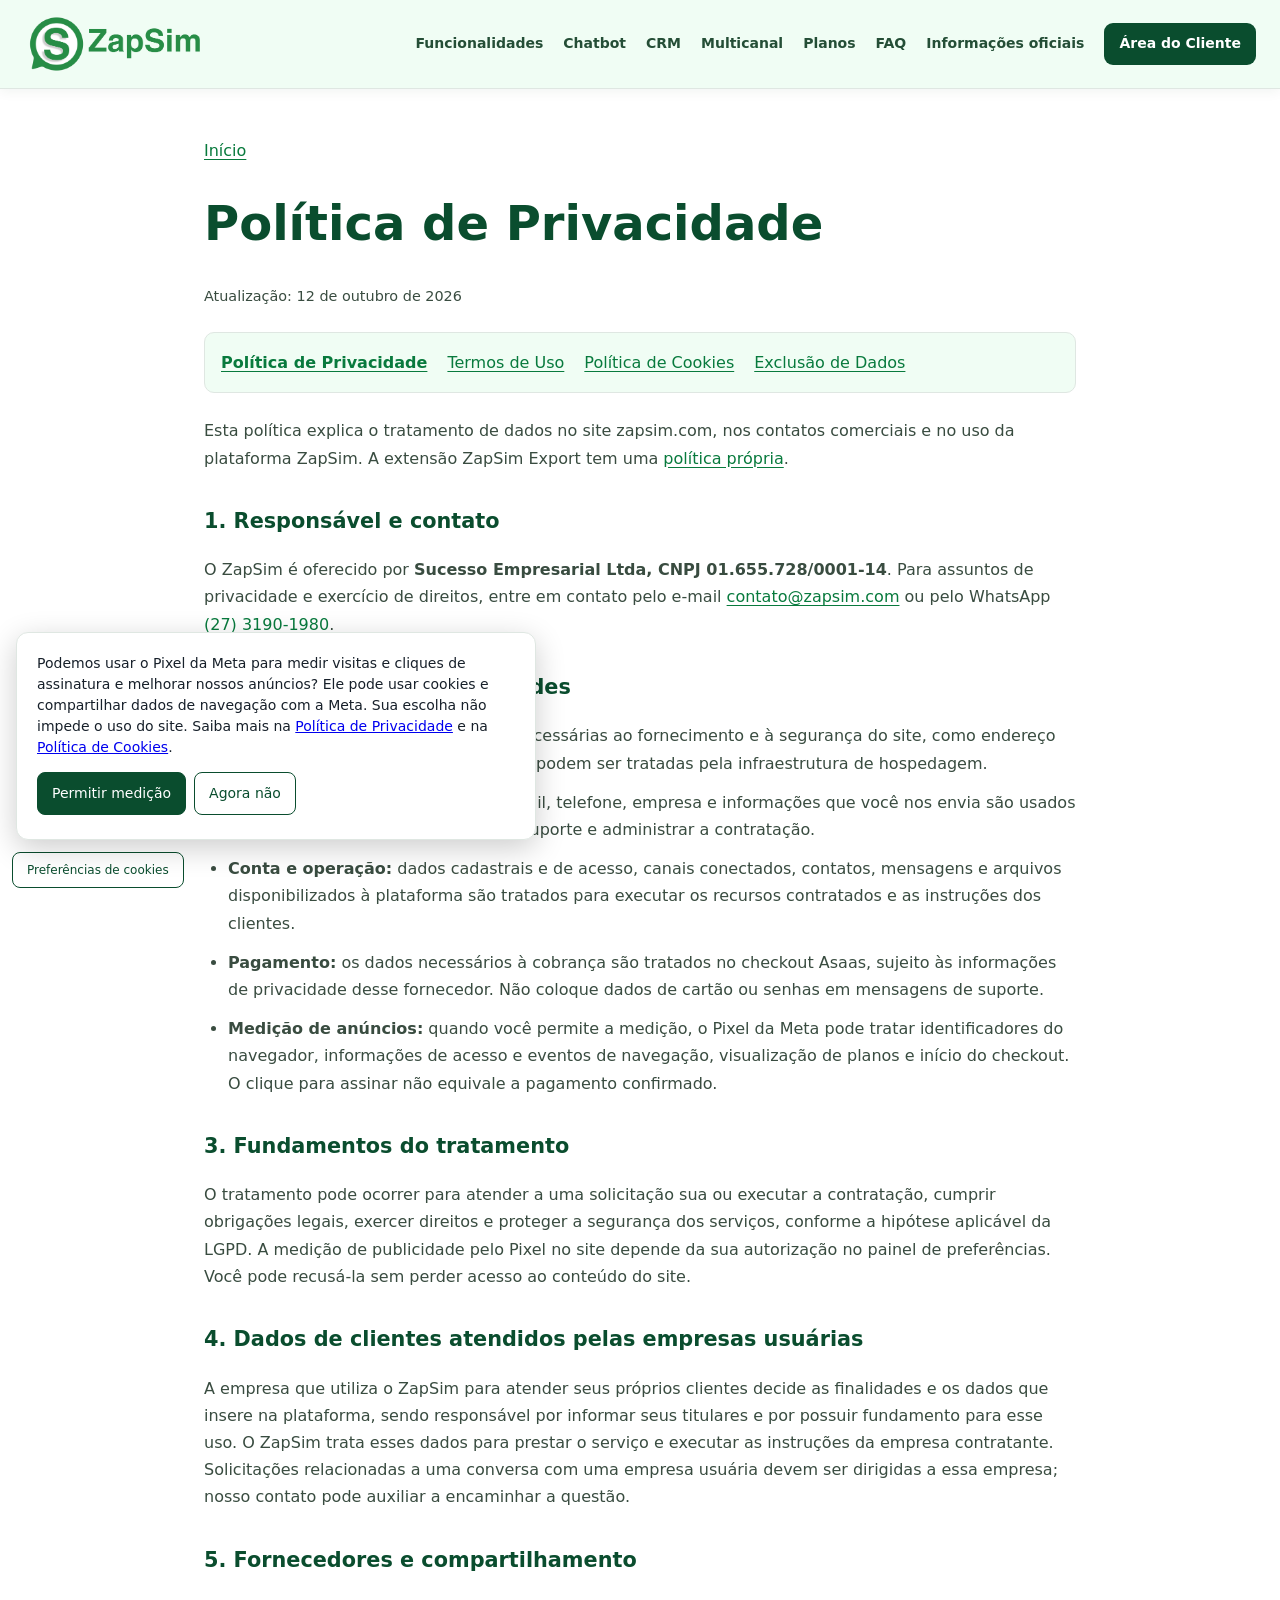
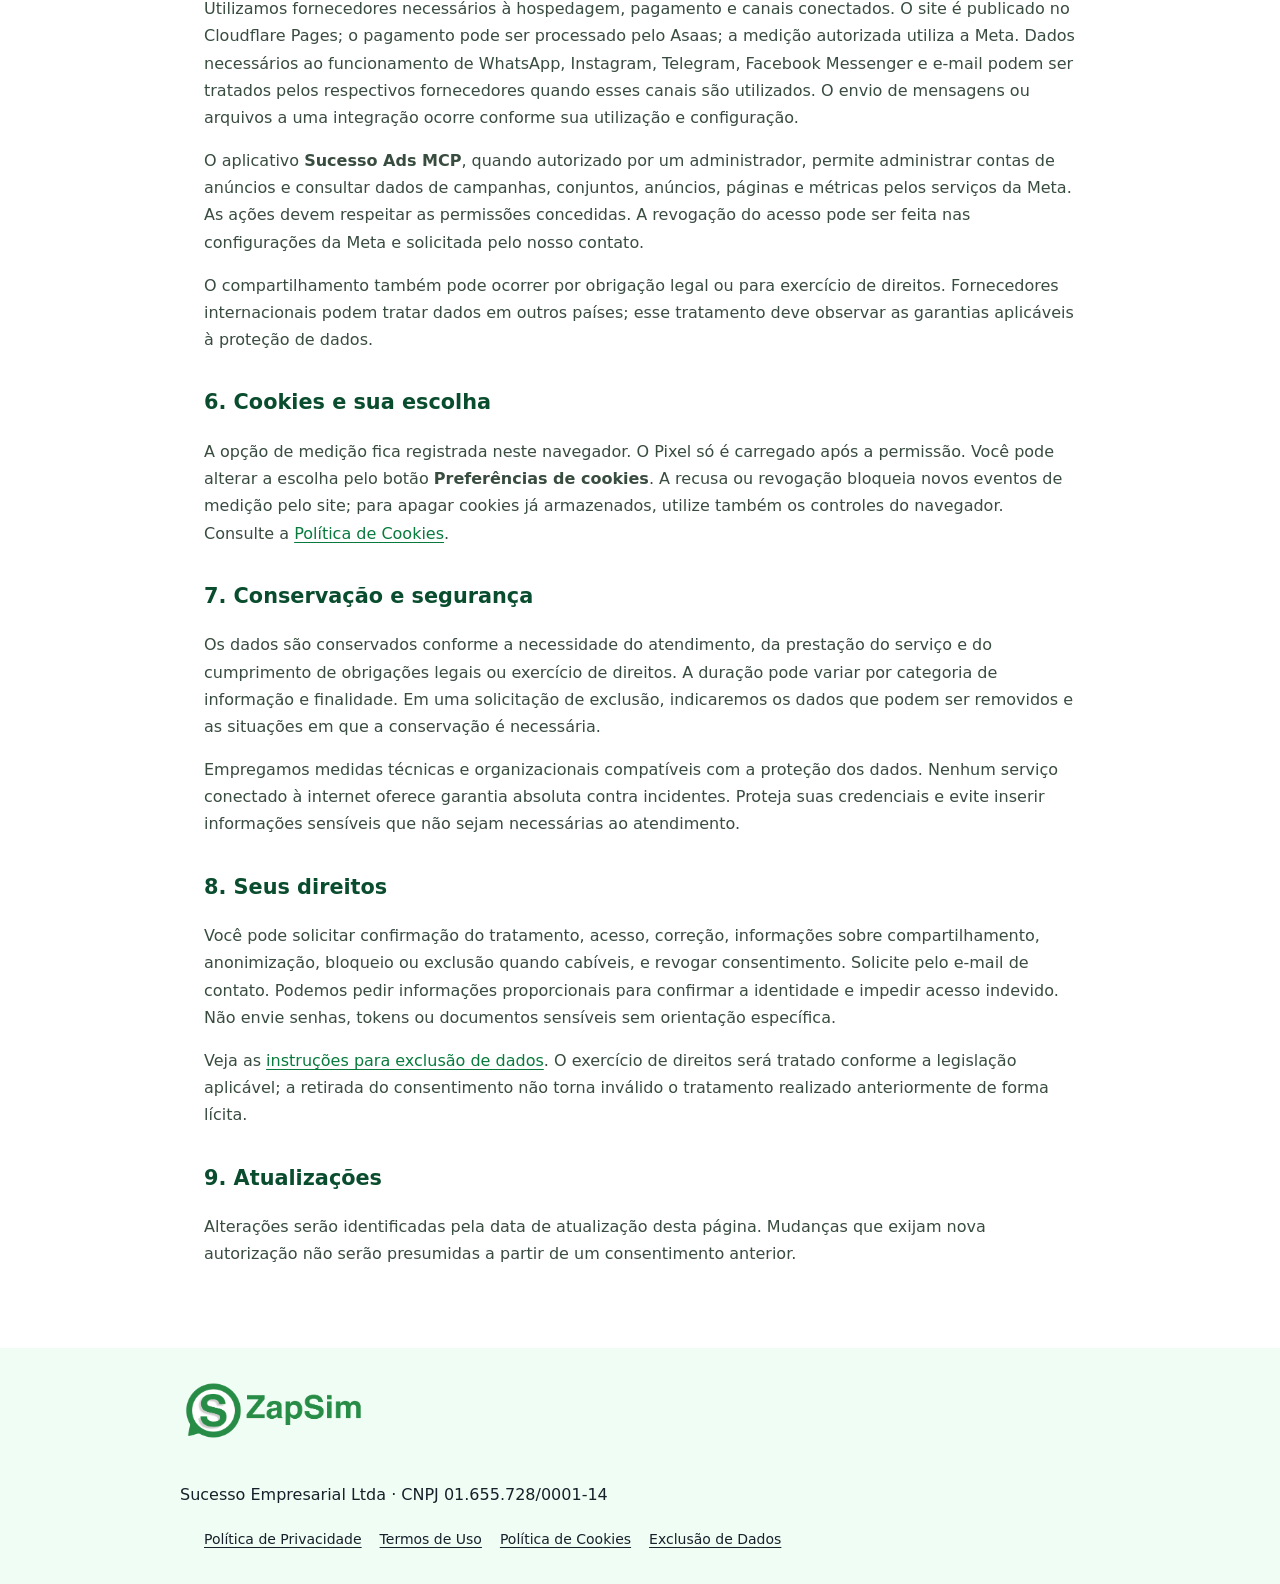
<file: privacidade/index.html>
<!doctype html><html lang="pt-BR"><head><meta charset="utf-8"><meta name="viewport" content="width=device-width,initial-scale=1"><title>Política de Privacidade — ZapSim</title><meta name="description" content="Política de Privacidade do site e plataforma ZapSim. Contato, condições e direitos."><link rel="canonical" href="https://zapsim.com/privacidade/"><link rel="icon" type="image/png" href="/brand/zapsim-icon.png"><meta property="og:image" content="https://zapsim.com/brand/zapsim-square.png"><link rel="stylesheet" href="/legal-pages.css"><link rel="stylesheet" href="/site-chrome.css?v=20261012-legal"></head><body><header class="site-header"><div class="site-bar"><a class="site-brand" href="/" aria-label="ZapSim — início"><img src="/brand/zapsim-horizontal.png" alt="ZapSim" width="1080" height="350"></a><nav class="site-navigation" aria-label="Navegação principal"><a href="/#funcionalidades">Funcionalidades</a><a href="/chatbot-whatsapp/">Chatbot</a><a href="/crm-whatsapp/">CRM</a><a href="/atendimento-multicanal/">Multicanal</a><a href="/planos/">Planos</a><a href="/#faq">FAQ</a><a href="/informacoes-oficiais/">Informações oficiais</a><a class="site-client" href="https://meu.zapsim.app/" target="_blank" rel="noopener">Área do Cliente</a></nav><details class="site-menu"><summary>Menu</summary><nav class="site-navigation" aria-label="Navegação móvel"><a href="/#funcionalidades">Funcionalidades</a><a href="/chatbot-whatsapp/">Chatbot</a><a href="/crm-whatsapp/">CRM</a><a href="/atendimento-multicanal/">Multicanal</a><a href="/planos/">Planos</a><a href="/#faq">FAQ</a><a href="/informacoes-oficiais/">Informações oficiais</a><a class="site-client" href="https://meu.zapsim.app/" target="_blank" rel="noopener">Área do Cliente</a></nav></details></div></header><main class="legal-main"><a href="/">Início</a><h1>Política de Privacidade</h1><p class="legal-date">Atualização: 12 de outubro de 2026</p><nav class="legal-nav" aria-label="Documentos legais"><a href="/privacidade/" aria-current="page">Política de Privacidade</a><a href="/termos/">Termos de Uso</a><a href="/cookies/">Política de Cookies</a><a href="/exclusao-de-dados/">Exclusão de Dados</a></nav><p>Esta política explica o tratamento de dados no site zapsim.com, nos contatos comerciais e no uso da plataforma ZapSim. A extensão ZapSim Export tem uma <a href="/zs-export/privacidade/">política própria</a>.</p>
<h2>1. Responsável e contato</h2><p>O ZapSim é oferecido por <strong>Sucesso Empresarial Ltda, CNPJ 01.655.728/0001-14</strong>. Para assuntos de privacidade e exercício de direitos, entre em contato pelo e-mail <a href="mailto:contato@zapsim.com">contato@zapsim.com</a> ou pelo WhatsApp <a href="https://wa.me/552731901980">(27) 3190-1980</a>.</p>
<h2>2. Dados tratados e finalidades</h2><ul><li><strong>Navegação:</strong> informações técnicas necessárias ao fornecimento e à segurança do site, como endereço IP, navegador, data e hora de acesso, podem ser tratadas pela infraestrutura de hospedagem.</li><li><strong>Contato e contratação:</strong> nome, e-mail, telefone, empresa e informações que você nos envia são usados para responder solicitações, prestar suporte e administrar a contratação.</li><li><strong>Conta e operação:</strong> dados cadastrais e de acesso, canais conectados, contatos, mensagens e arquivos disponibilizados à plataforma são tratados para executar os recursos contratados e as instruções dos clientes.</li><li><strong>Pagamento:</strong> os dados necessários à cobrança são tratados no checkout Asaas, sujeito às informações de privacidade desse fornecedor. Não coloque dados de cartão ou senhas em mensagens de suporte.</li><li><strong>Medição de anúncios:</strong> quando você permite a medição, o Pixel da Meta pode tratar identificadores do navegador, informações de acesso e eventos de navegação, visualização de planos e início do checkout. O clique para assinar não equivale a pagamento confirmado.</li></ul>
<h2>3. Fundamentos do tratamento</h2><p>O tratamento pode ocorrer para atender a uma solicitação sua ou executar a contratação, cumprir obrigações legais, exercer direitos e proteger a segurança dos serviços, conforme a hipótese aplicável da LGPD. A medição de publicidade pelo Pixel no site depende da sua autorização no painel de preferências. Você pode recusá-la sem perder acesso ao conteúdo do site.</p>
<h2>4. Dados de clientes atendidos pelas empresas usuárias</h2><p>A empresa que utiliza o ZapSim para atender seus próprios clientes decide as finalidades e os dados que insere na plataforma, sendo responsável por informar seus titulares e por possuir fundamento para esse uso. O ZapSim trata esses dados para prestar o serviço e executar as instruções da empresa contratante. Solicitações relacionadas a uma conversa com uma empresa usuária devem ser dirigidas a essa empresa; nosso contato pode auxiliar a encaminhar a questão.</p>
<h2>5. Fornecedores e compartilhamento</h2><p>Utilizamos fornecedores necessários à hospedagem, pagamento e canais conectados. O site é publicado no Cloudflare Pages; o pagamento pode ser processado pelo Asaas; a medição autorizada utiliza a Meta. Dados necessários ao funcionamento de WhatsApp, Instagram, Telegram, Facebook Messenger e e-mail podem ser tratados pelos respectivos fornecedores quando esses canais são utilizados. O envio de mensagens ou arquivos a uma integração ocorre conforme sua utilização e configuração.</p><p>O aplicativo <strong>Sucesso Ads MCP</strong>, quando autorizado por um administrador, permite administrar contas de anúncios e consultar dados de campanhas, conjuntos, anúncios, páginas e métricas pelos serviços da Meta. As ações devem respeitar as permissões concedidas. A revogação do acesso pode ser feita nas configurações da Meta e solicitada pelo nosso contato.</p><p>O compartilhamento também pode ocorrer por obrigação legal ou para exercício de direitos. Fornecedores internacionais podem tratar dados em outros países; esse tratamento deve observar as garantias aplicáveis à proteção de dados.</p>
<h2>6. Cookies e sua escolha</h2><p>A opção de medição fica registrada neste navegador. O Pixel só é carregado após a permissão. Você pode alterar a escolha pelo botão <strong>Preferências de cookies</strong>. A recusa ou revogação bloqueia novos eventos de medição pelo site; para apagar cookies já armazenados, utilize também os controles do navegador. Consulte a <a href="/cookies/">Política de Cookies</a>.</p>
<h2>7. Conservação e segurança</h2><p>Os dados são conservados conforme a necessidade do atendimento, da prestação do serviço e do cumprimento de obrigações legais ou exercício de direitos. A duração pode variar por categoria de informação e finalidade. Em uma solicitação de exclusão, indicaremos os dados que podem ser removidos e as situações em que a conservação é necessária.</p><p>Empregamos medidas técnicas e organizacionais compatíveis com a proteção dos dados. Nenhum serviço conectado à internet oferece garantia absoluta contra incidentes. Proteja suas credenciais e evite inserir informações sensíveis que não sejam necessárias ao atendimento.</p>
<h2>8. Seus direitos</h2><p>Você pode solicitar confirmação do tratamento, acesso, correção, informações sobre compartilhamento, anonimização, bloqueio ou exclusão quando cabíveis, e revogar consentimento. Solicite pelo e-mail de contato. Podemos pedir informações proporcionais para confirmar a identidade e impedir acesso indevido. Não envie senhas, tokens ou documentos sensíveis sem orientação específica.</p><p>Veja as <a href="/exclusao-de-dados/">instruções para exclusão de dados</a>. O exercício de direitos será tratado conforme a legislação aplicável; a retirada do consentimento não torna inválido o tratamento realizado anteriormente de forma lícita.</p>
<h2>9. Atualizações</h2><p>Alterações serão identificadas pela data de atualização desta página. Mudanças que exijam nova autorização não serão presumidas a partir de um consentimento anterior.</p></main><footer class="legal-footer"><div><a class="site-footer-brand" href="/"><img src="/brand/zapsim-horizontal.png" width="1080" height="350" alt="ZapSim"></a><p>Sucesso Empresarial Ltda · CNPJ 01.655.728/0001-14</p><nav class="site-legal-links" aria-label="Documentos legais"><a href="/privacidade/">Política de Privacidade</a><a href="/termos/">Termos de Uso</a><a href="/cookies/">Política de Cookies</a><a href="/exclusao-de-dados/">Exclusão de Dados</a></nav></div></footer><script src="/marketing-measurement.js?v=20261026-ga4" defer></script></body></html>
</file>
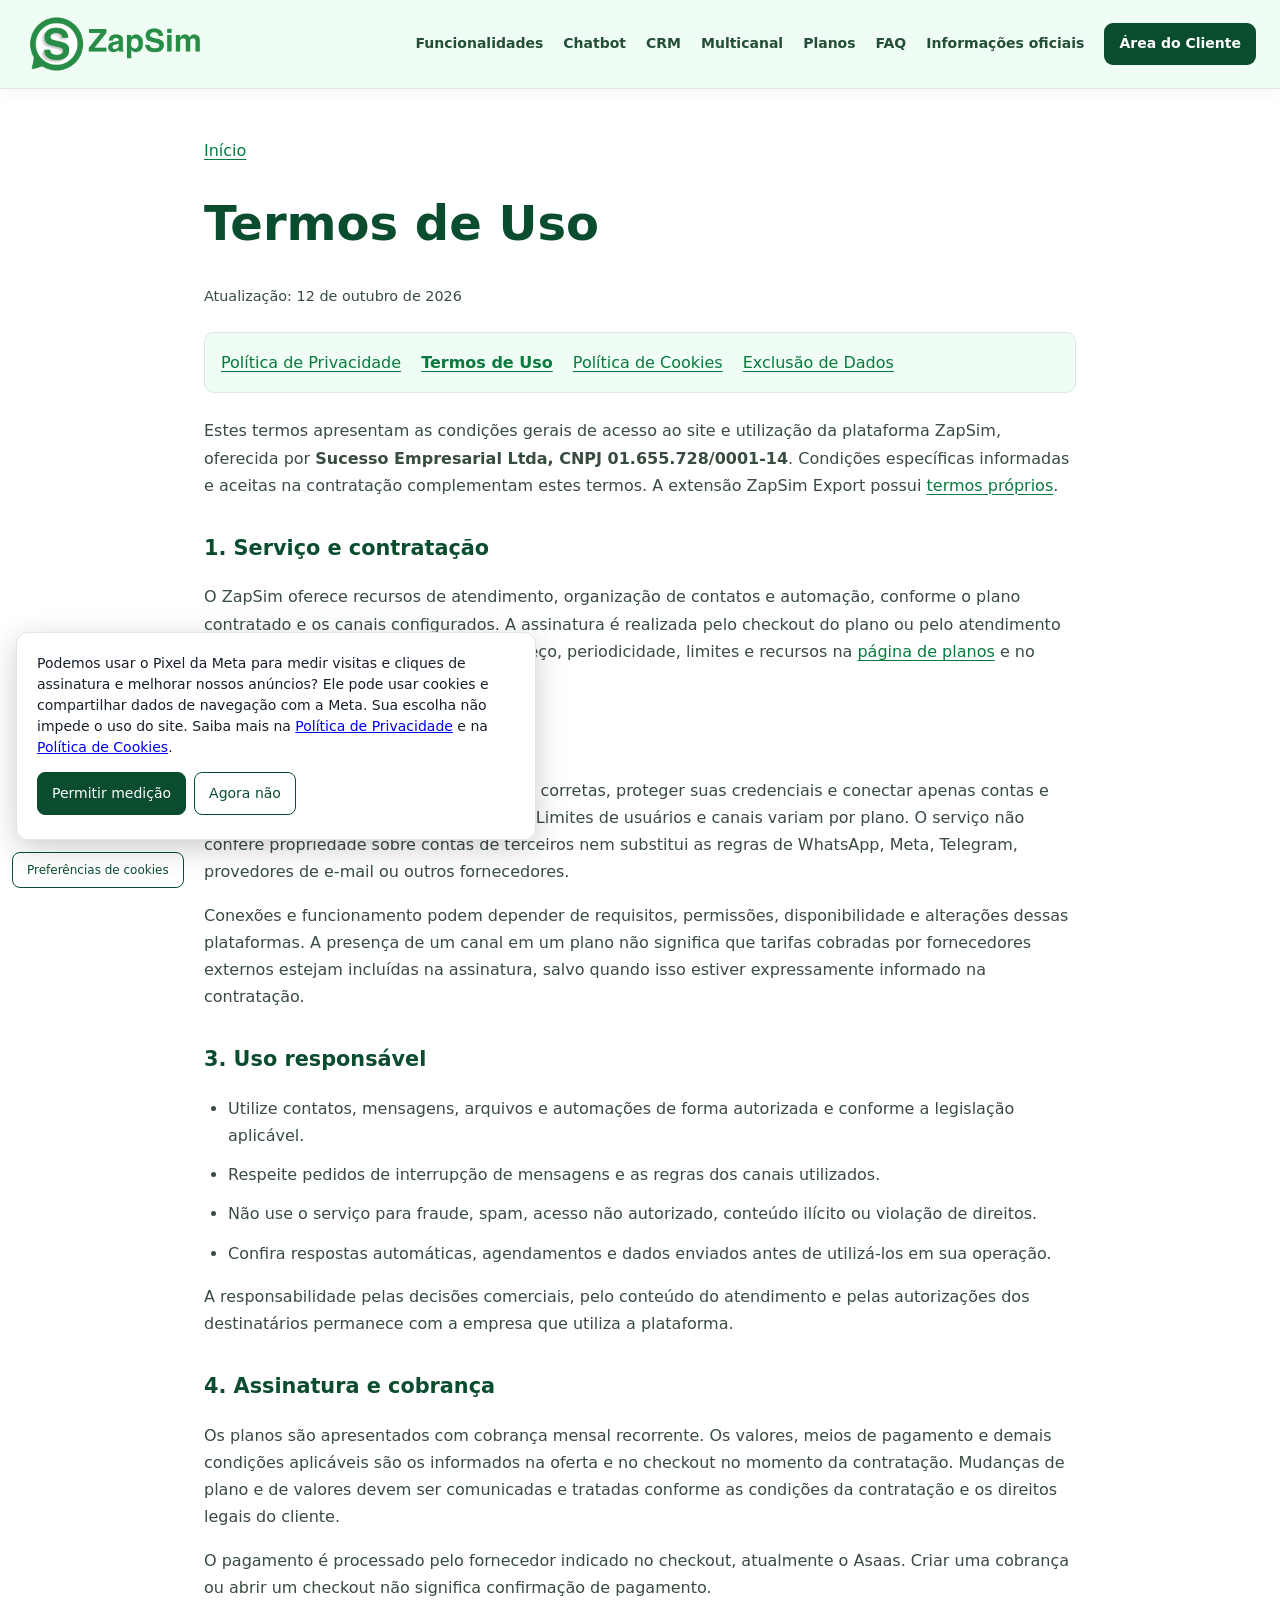
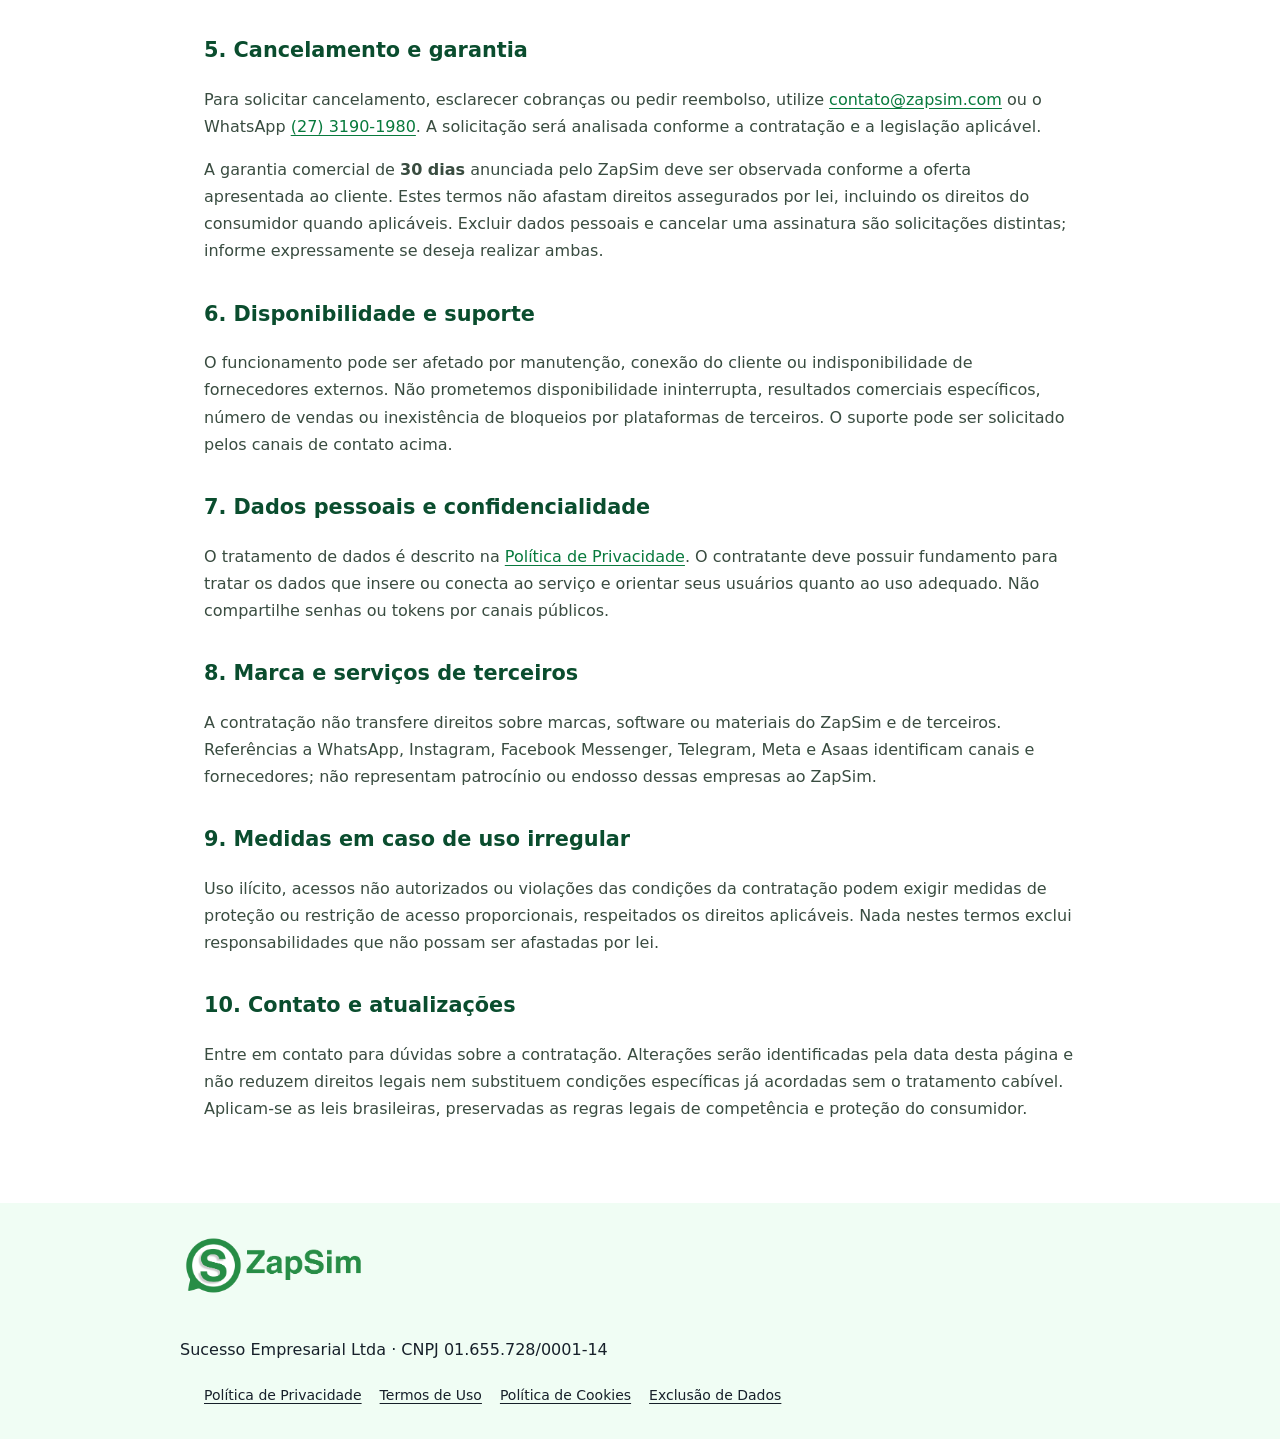
<file: termos/index.html>
<!doctype html><html lang="pt-BR"><head><meta charset="utf-8"><meta name="viewport" content="width=device-width,initial-scale=1"><title>Termos de Uso — ZapSim</title><meta name="description" content="Termos de Uso do site e plataforma ZapSim. Contato, condições e direitos."><link rel="canonical" href="https://zapsim.com/termos/"><link rel="icon" type="image/png" href="/brand/zapsim-icon.png"><meta property="og:image" content="https://zapsim.com/brand/zapsim-square.png"><link rel="stylesheet" href="/legal-pages.css"><link rel="stylesheet" href="/site-chrome.css?v=20261012-legal"></head><body><header class="site-header"><div class="site-bar"><a class="site-brand" href="/" aria-label="ZapSim — início"><img src="/brand/zapsim-horizontal.png" alt="ZapSim" width="1080" height="350"></a><nav class="site-navigation" aria-label="Navegação principal"><a href="/#funcionalidades">Funcionalidades</a><a href="/chatbot-whatsapp/">Chatbot</a><a href="/crm-whatsapp/">CRM</a><a href="/atendimento-multicanal/">Multicanal</a><a href="/planos/">Planos</a><a href="/#faq">FAQ</a><a href="/informacoes-oficiais/">Informações oficiais</a><a class="site-client" href="https://meu.zapsim.app/" target="_blank" rel="noopener">Área do Cliente</a></nav><details class="site-menu"><summary>Menu</summary><nav class="site-navigation" aria-label="Navegação móvel"><a href="/#funcionalidades">Funcionalidades</a><a href="/chatbot-whatsapp/">Chatbot</a><a href="/crm-whatsapp/">CRM</a><a href="/atendimento-multicanal/">Multicanal</a><a href="/planos/">Planos</a><a href="/#faq">FAQ</a><a href="/informacoes-oficiais/">Informações oficiais</a><a class="site-client" href="https://meu.zapsim.app/" target="_blank" rel="noopener">Área do Cliente</a></nav></details></div></header><main class="legal-main"><a href="/">Início</a><h1>Termos de Uso</h1><p class="legal-date">Atualização: 12 de outubro de 2026</p><nav class="legal-nav" aria-label="Documentos legais"><a href="/privacidade/">Política de Privacidade</a><a href="/termos/" aria-current="page">Termos de Uso</a><a href="/cookies/">Política de Cookies</a><a href="/exclusao-de-dados/">Exclusão de Dados</a></nav><p>Estes termos apresentam as condições gerais de acesso ao site e utilização da plataforma ZapSim, oferecida por <strong>Sucesso Empresarial Ltda, CNPJ 01.655.728/0001-14</strong>. Condições específicas informadas e aceitas na contratação complementam estes termos. A extensão ZapSim Export possui <a href="/zs-export/termos/">termos próprios</a>.</p>
<h2>1. Serviço e contratação</h2><p>O ZapSim oferece recursos de atendimento, organização de contatos e automação, conforme o plano contratado e os canais configurados. A assinatura é realizada pelo checkout do plano ou pelo atendimento comercial. Antes de contratar, confira preço, periodicidade, limites e recursos na <a href="/planos/">página de planos</a> e no resumo da contratação.</p>
<h2>2. Conta e canais</h2><p>O contratante deve fornecer informações corretas, proteger suas credenciais e conectar apenas contas e canais sobre os quais tenha autorização. Limites de usuários e canais variam por plano. O serviço não confere propriedade sobre contas de terceiros nem substitui as regras de WhatsApp, Meta, Telegram, provedores de e-mail ou outros fornecedores.</p><p>Conexões e funcionamento podem depender de requisitos, permissões, disponibilidade e alterações dessas plataformas. A presença de um canal em um plano não significa que tarifas cobradas por fornecedores externos estejam incluídas na assinatura, salvo quando isso estiver expressamente informado na contratação.</p>
<h2>3. Uso responsável</h2><ul><li>Utilize contatos, mensagens, arquivos e automações de forma autorizada e conforme a legislação aplicável.</li><li>Respeite pedidos de interrupção de mensagens e as regras dos canais utilizados.</li><li>Não use o serviço para fraude, spam, acesso não autorizado, conteúdo ilícito ou violação de direitos.</li><li>Confira respostas automáticas, agendamentos e dados enviados antes de utilizá-los em sua operação.</li></ul><p>A responsabilidade pelas decisões comerciais, pelo conteúdo do atendimento e pelas autorizações dos destinatários permanece com a empresa que utiliza a plataforma.</p>
<h2>4. Assinatura e cobrança</h2><p>Os planos são apresentados com cobrança mensal recorrente. Os valores, meios de pagamento e demais condições aplicáveis são os informados na oferta e no checkout no momento da contratação. Mudanças de plano e de valores devem ser comunicadas e tratadas conforme as condições da contratação e os direitos legais do cliente.</p><p>O pagamento é processado pelo fornecedor indicado no checkout, atualmente o Asaas. Criar uma cobrança ou abrir um checkout não significa confirmação de pagamento.</p>
<h2>5. Cancelamento e garantia</h2><p>Para solicitar cancelamento, esclarecer cobranças ou pedir reembolso, utilize <a href="mailto:contato@zapsim.com">contato@zapsim.com</a> ou o WhatsApp <a href="https://wa.me/552731901980">(27) 3190-1980</a>. A solicitação será analisada conforme a contratação e a legislação aplicável.</p><p>A garantia comercial de <strong>30 dias</strong> anunciada pelo ZapSim deve ser observada conforme a oferta apresentada ao cliente. Estes termos não afastam direitos assegurados por lei, incluindo os direitos do consumidor quando aplicáveis. Excluir dados pessoais e cancelar uma assinatura são solicitações distintas; informe expressamente se deseja realizar ambas.</p>
<h2>6. Disponibilidade e suporte</h2><p>O funcionamento pode ser afetado por manutenção, conexão do cliente ou indisponibilidade de fornecedores externos. Não prometemos disponibilidade ininterrupta, resultados comerciais específicos, número de vendas ou inexistência de bloqueios por plataformas de terceiros. O suporte pode ser solicitado pelos canais de contato acima.</p>
<h2>7. Dados pessoais e confidencialidade</h2><p>O tratamento de dados é descrito na <a href="/privacidade/">Política de Privacidade</a>. O contratante deve possuir fundamento para tratar os dados que insere ou conecta ao serviço e orientar seus usuários quanto ao uso adequado. Não compartilhe senhas ou tokens por canais públicos.</p>
<h2>8. Marca e serviços de terceiros</h2><p>A contratação não transfere direitos sobre marcas, software ou materiais do ZapSim e de terceiros. Referências a WhatsApp, Instagram, Facebook Messenger, Telegram, Meta e Asaas identificam canais e fornecedores; não representam patrocínio ou endosso dessas empresas ao ZapSim.</p>
<h2>9. Medidas em caso de uso irregular</h2><p>Uso ilícito, acessos não autorizados ou violações das condições da contratação podem exigir medidas de proteção ou restrição de acesso proporcionais, respeitados os direitos aplicáveis. Nada nestes termos exclui responsabilidades que não possam ser afastadas por lei.</p>
<h2>10. Contato e atualizações</h2><p>Entre em contato para dúvidas sobre a contratação. Alterações serão identificadas pela data desta página e não reduzem direitos legais nem substituem condições específicas já acordadas sem o tratamento cabível. Aplicam-se as leis brasileiras, preservadas as regras legais de competência e proteção do consumidor.</p></main><footer class="legal-footer"><div><a class="site-footer-brand" href="/"><img src="/brand/zapsim-horizontal.png" width="1080" height="350" alt="ZapSim"></a><p>Sucesso Empresarial Ltda · CNPJ 01.655.728/0001-14</p><nav class="site-legal-links" aria-label="Documentos legais"><a href="/privacidade/">Política de Privacidade</a><a href="/termos/">Termos de Uso</a><a href="/cookies/">Política de Cookies</a><a href="/exclusao-de-dados/">Exclusão de Dados</a></nav></div></footer><script src="/marketing-measurement.js?v=20261026-ga4" defer></script></body></html>
</file>
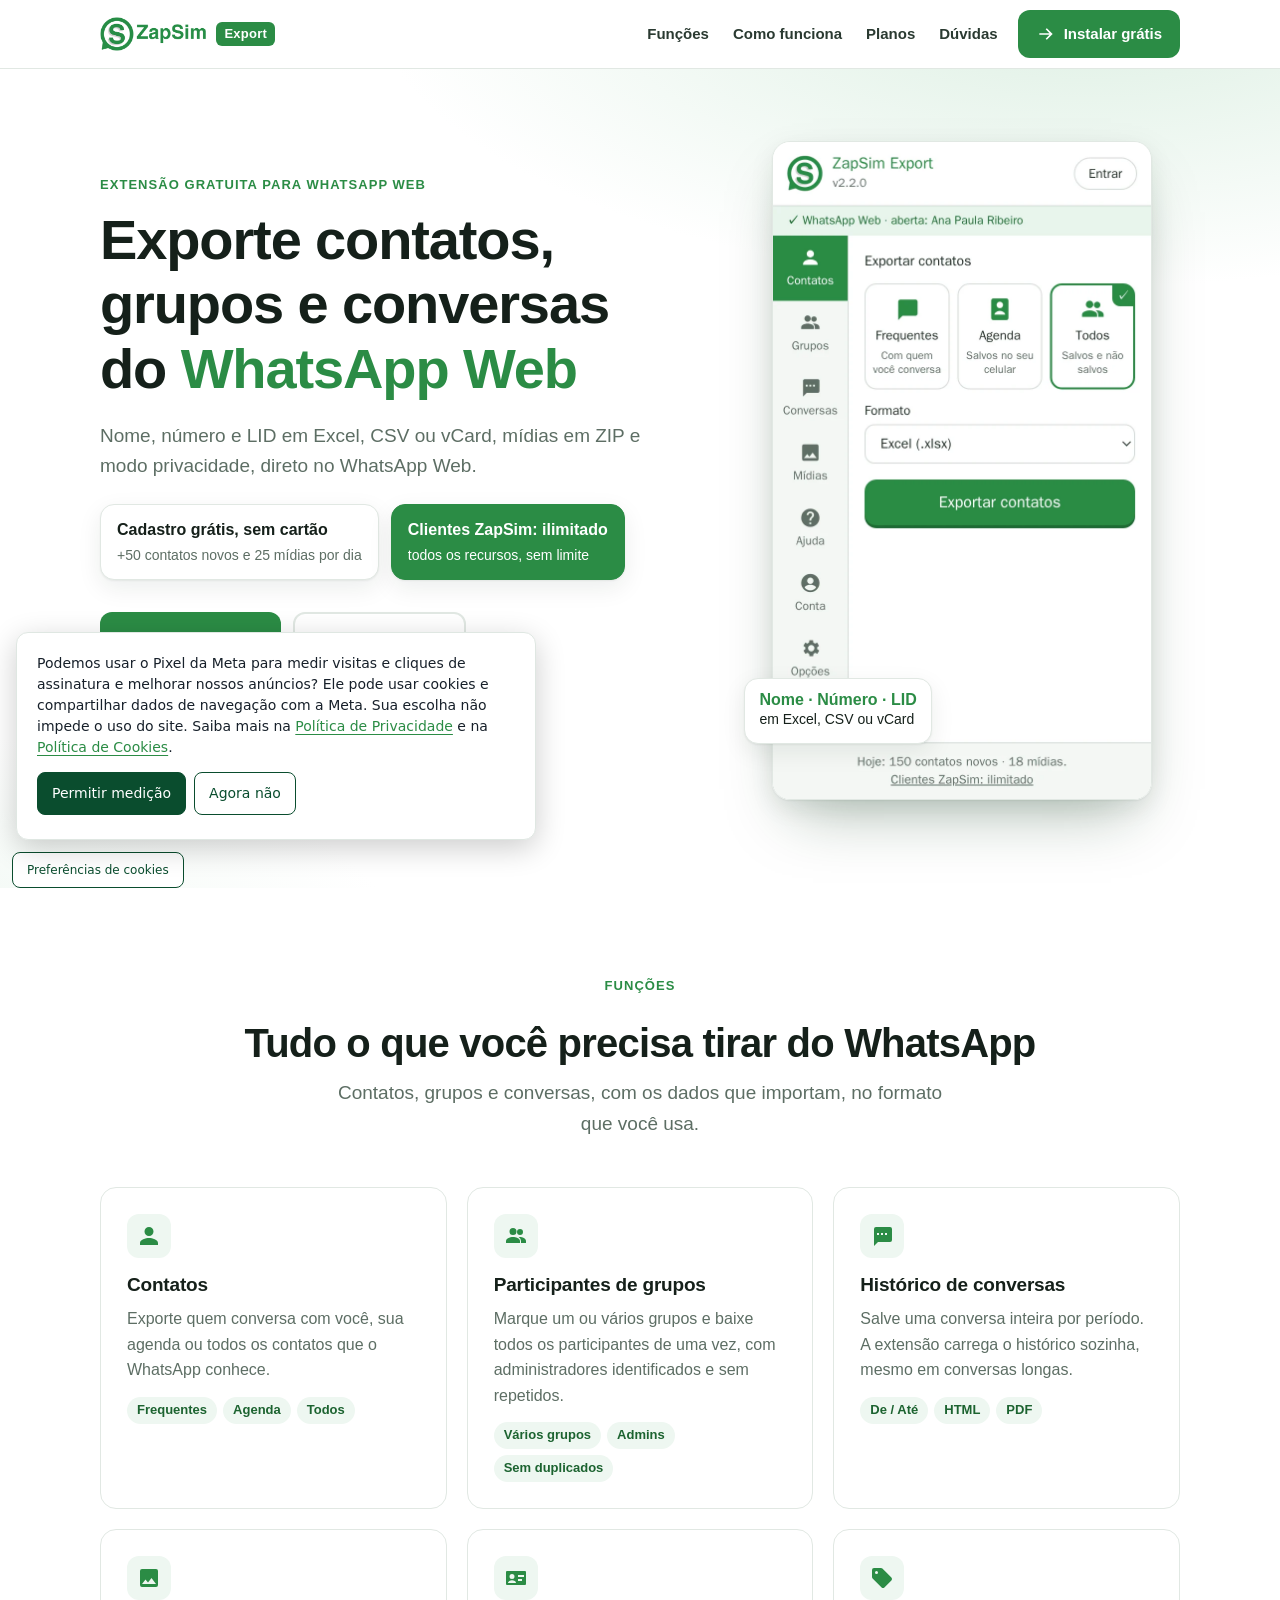
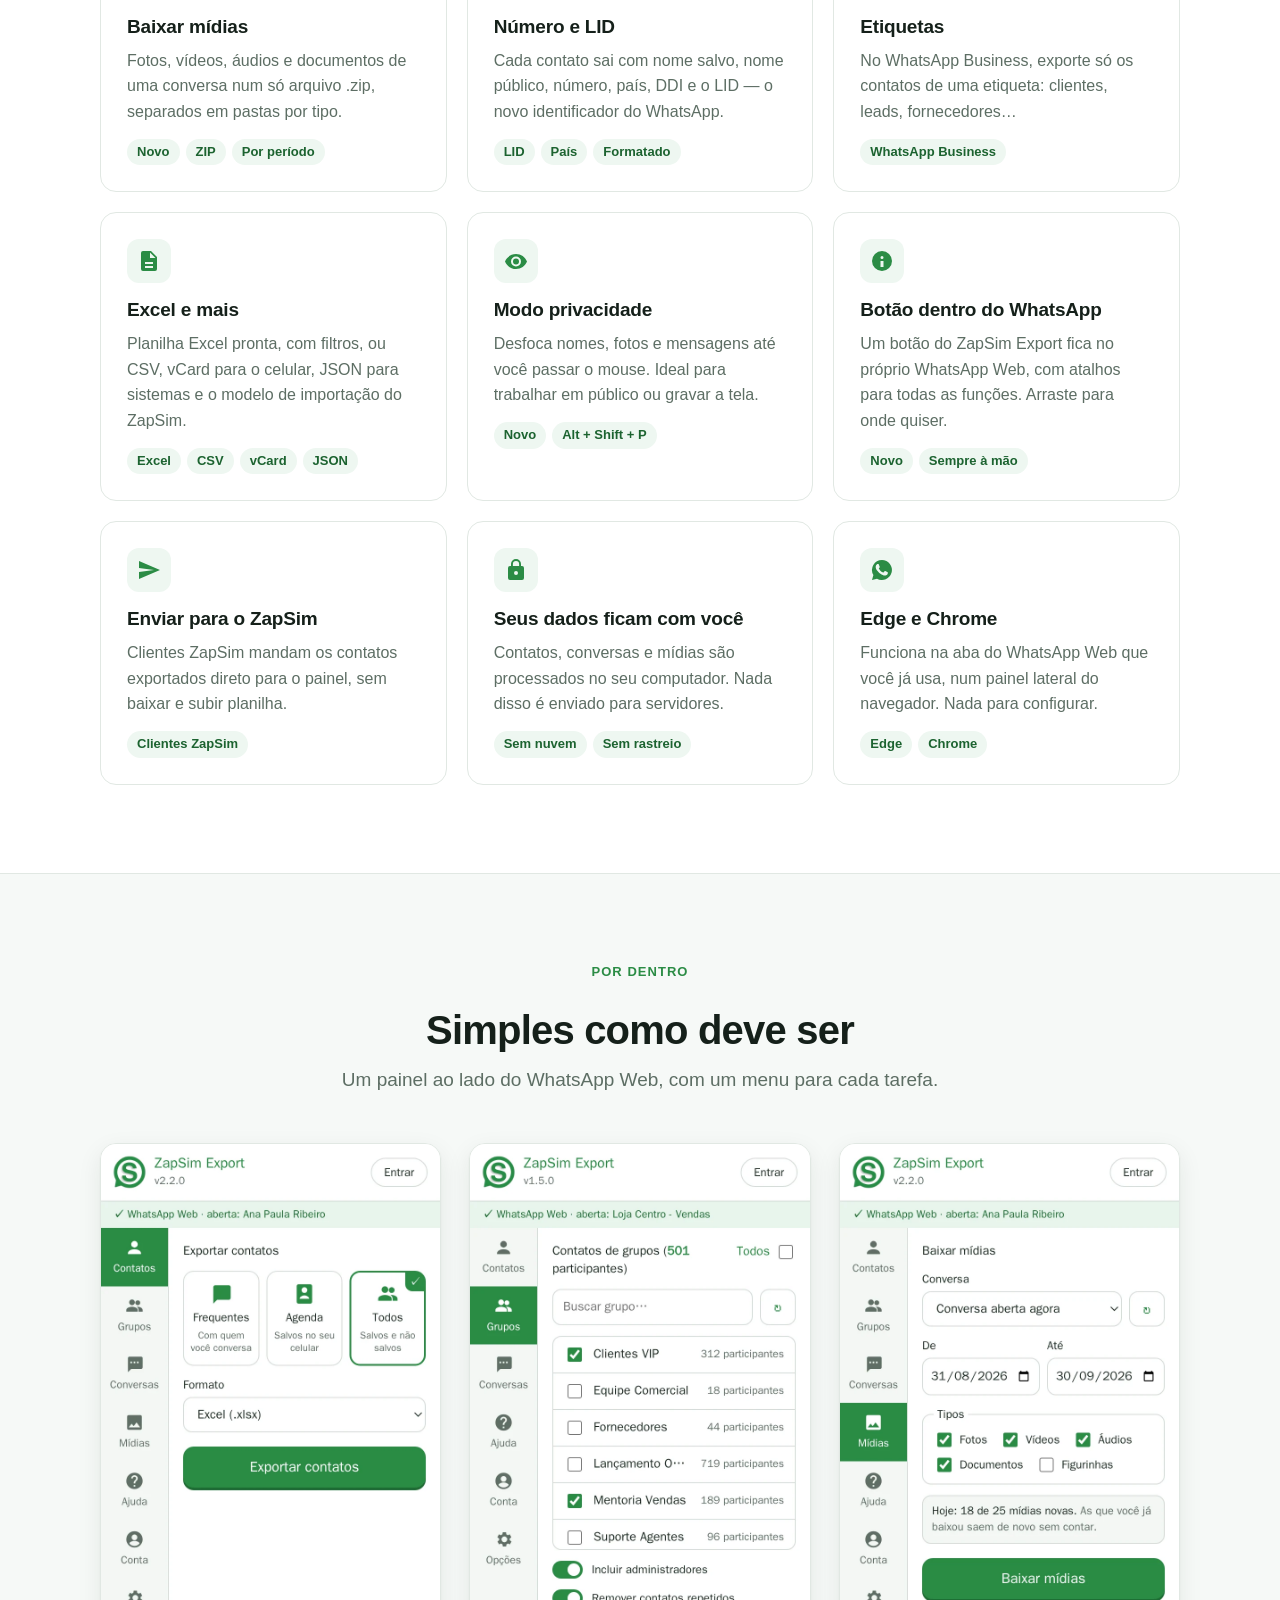
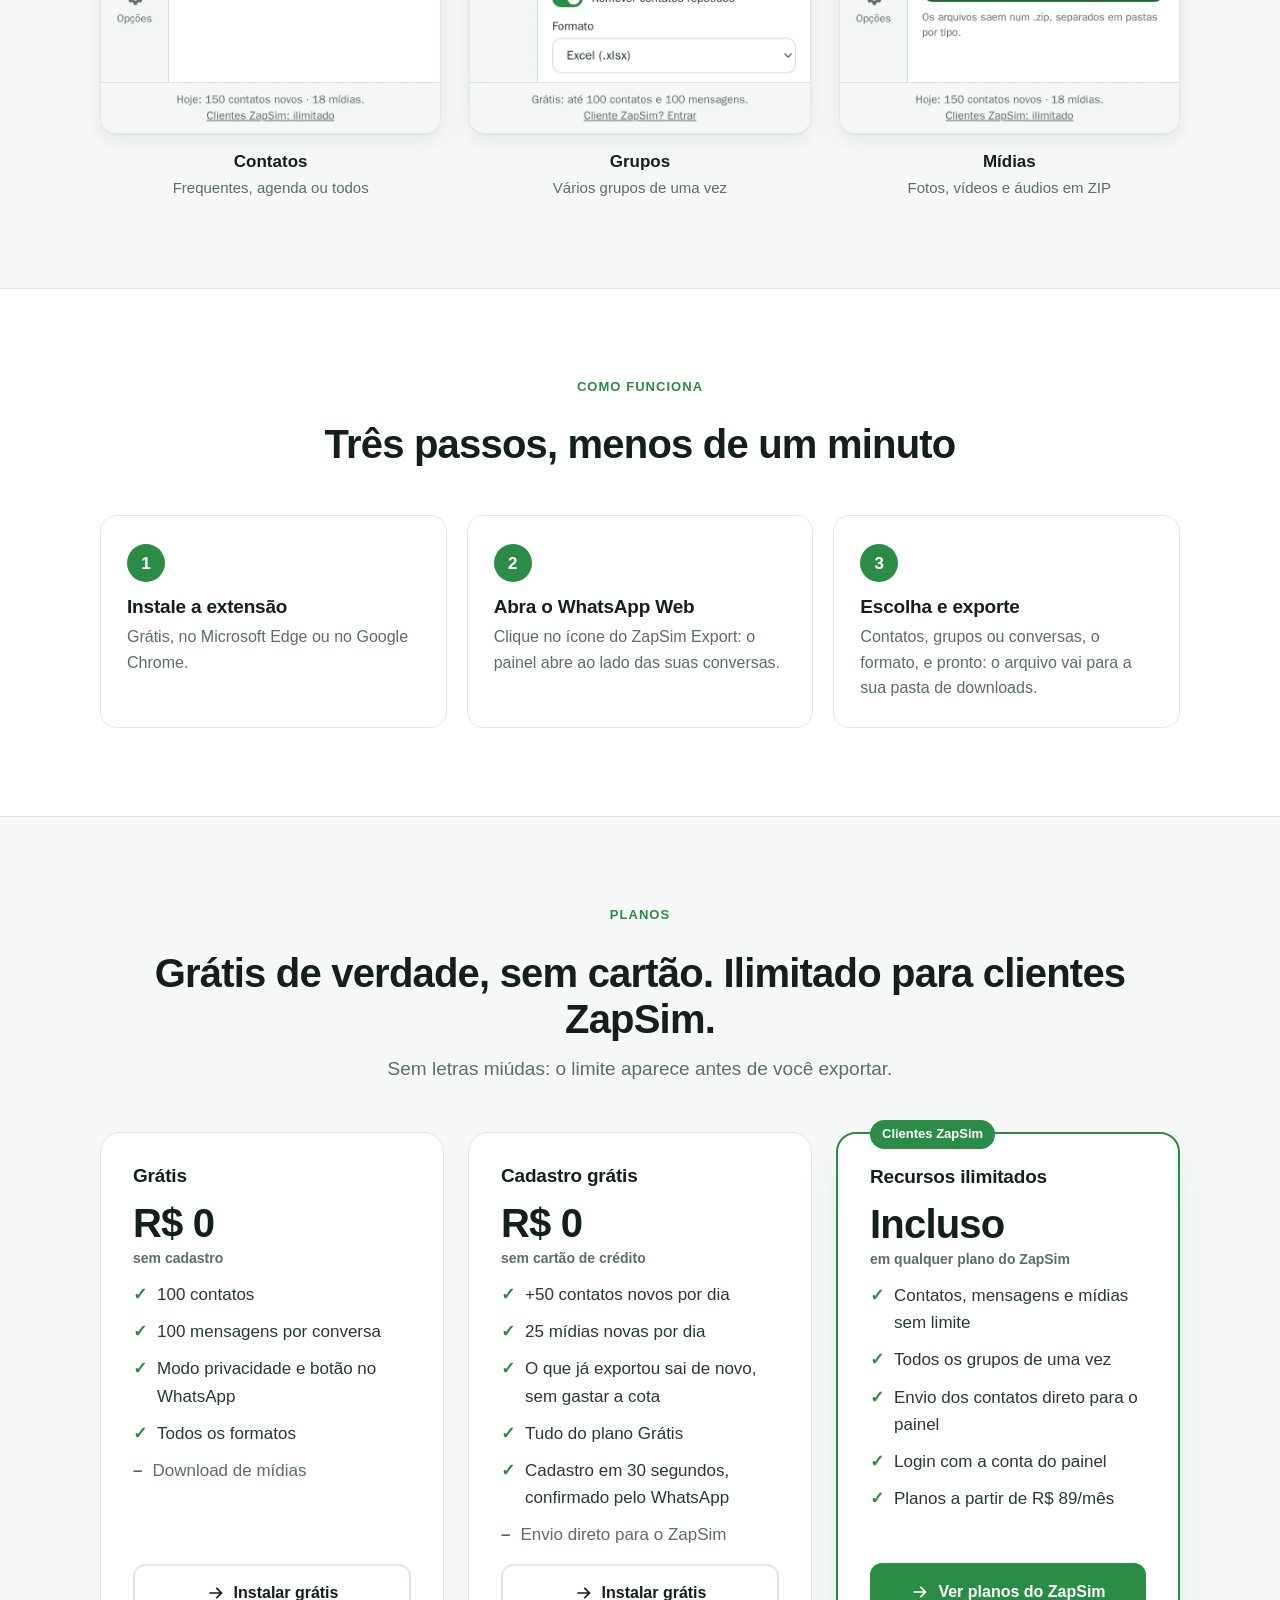
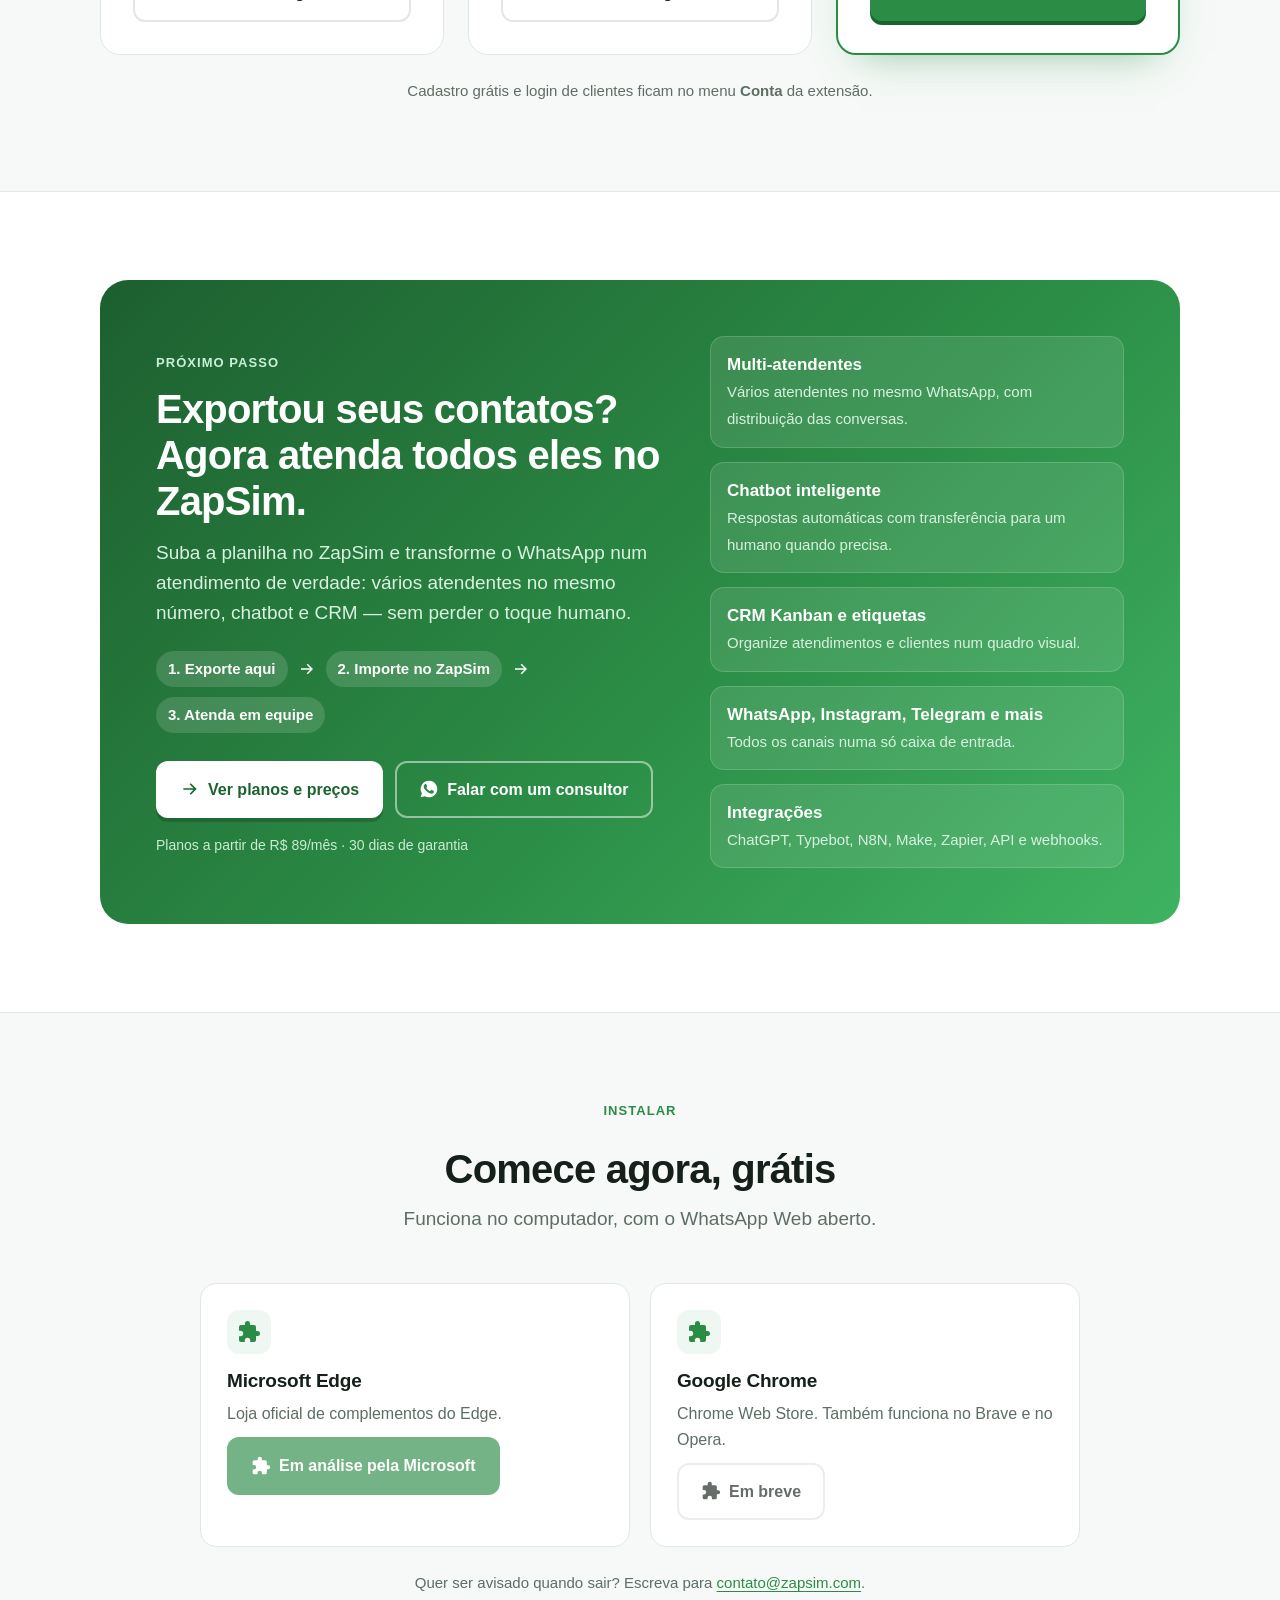
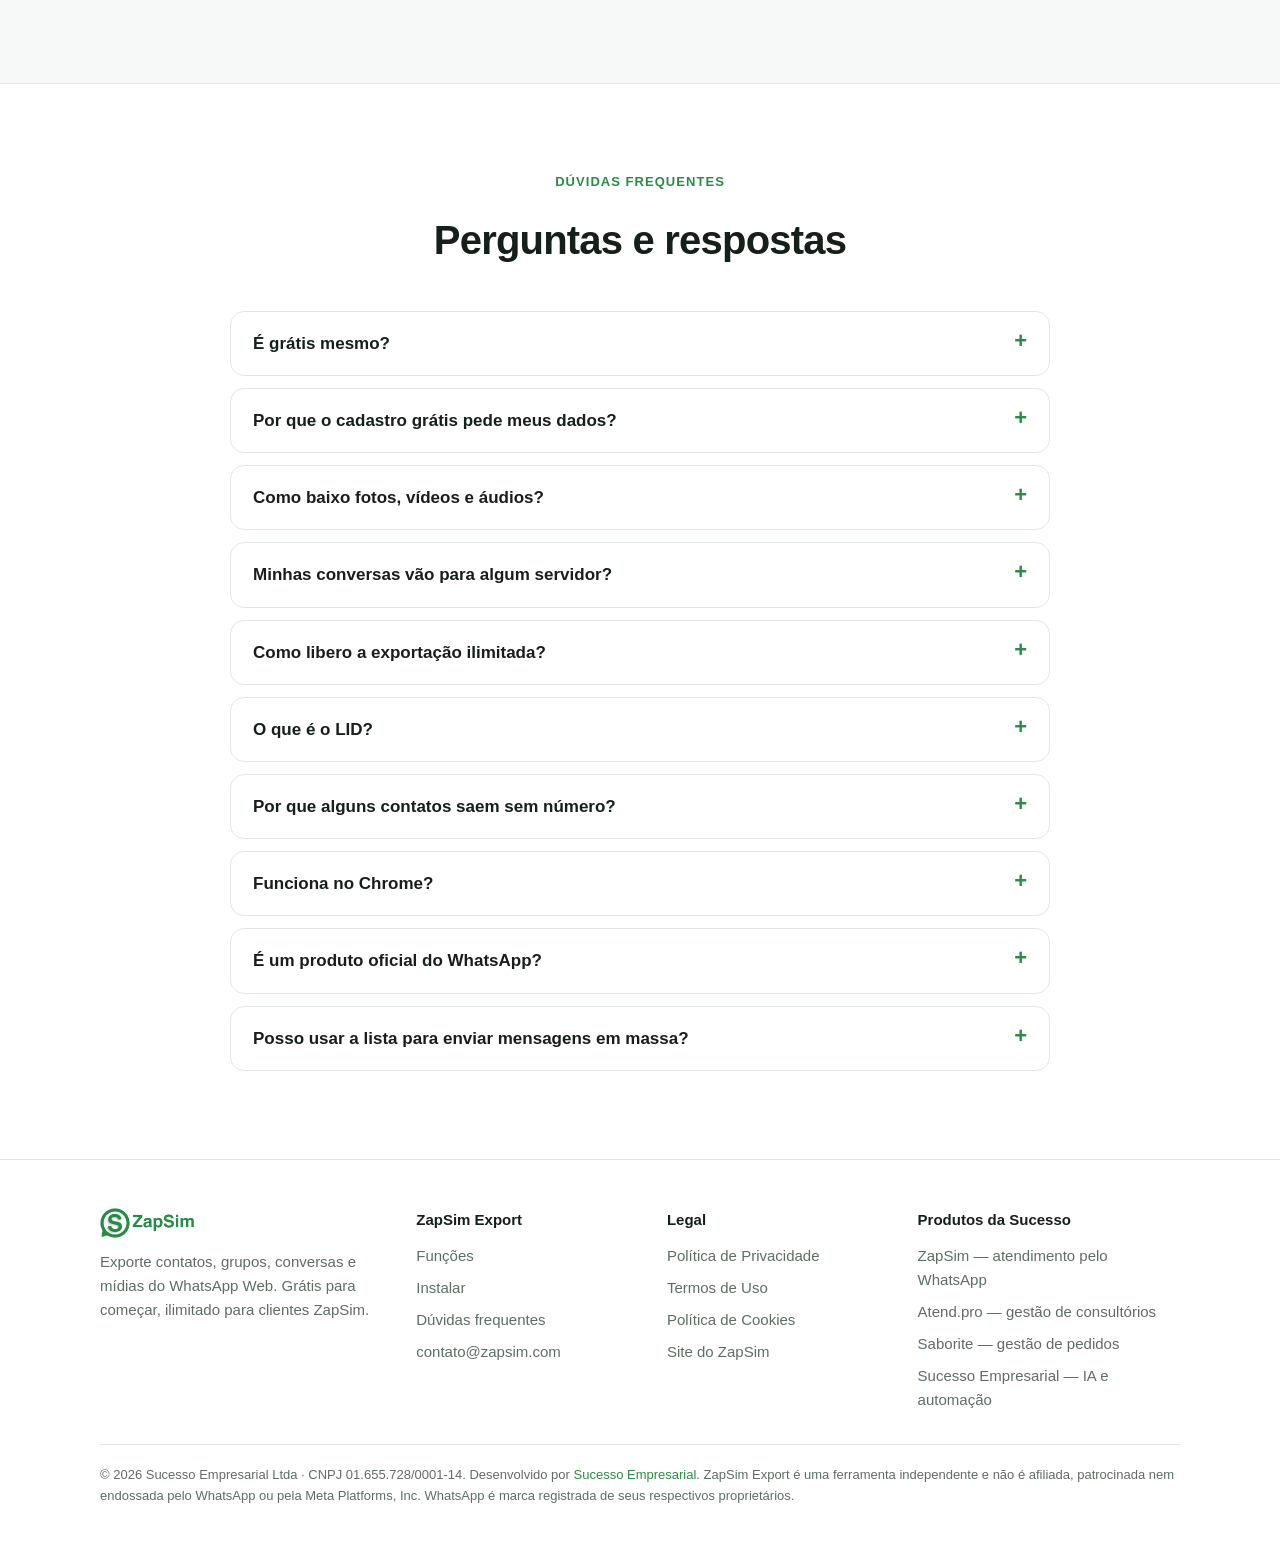
<file: zs-export/index.html>
<!doctype html>
<html lang="pt-BR">
<head>
  <meta charset="utf-8">
  <meta name="viewport" content="width=device-width,initial-scale=1">
  <title>ZapSim Export — exporte contatos, grupos e conversas do WhatsApp Web</title>
  <meta name="description" content="Extensão gratuita para exportar contatos (nome, número e LID), participantes de grupos e conversas do WhatsApp Web para Excel, CSV, vCard e PDF.">
  <link rel="canonical" href="https://zapsim.com/zs-export/">
  <meta property="og:type" content="website">
  <meta property="og:title" content="ZapSim Export — exporte contatos, grupos e conversas do WhatsApp Web">
  <meta property="og:description" content="Extensão gratuita para exportar contatos (nome, número e LID), participantes de grupos e conversas do WhatsApp Web para Excel, CSV, vCard e PDF.">
  <meta property="og:url" content="https://zapsim.com/zs-export/">
  <meta property="og:image" content="https://zapsim.com/zs-export/assets/img/og.png">
  <meta property="og:locale" content="pt_BR">
  <meta name="theme-color" content="#2b8c45">
  <link rel="icon" type="image/png" sizes="32x32" href="assets/img/favicon-32.png">
  <link rel="apple-touch-icon" href="assets/img/apple-touch-icon.png">
  <link rel="stylesheet" href="assets/style.css">
</head>
<body>
  <a class="skip" href="#conteudo">Pular para o conteúdo</a>
  <header class="site-header">
    <div class="wrap">
      <a class="brand" href="./" aria-label="ZapSim Export — início">
        <img class="logo-light" src="assets/img/logo.png" alt="ZapSim" width="110" height="36">
        <img class="logo-dark" src="assets/img/logo-dark.png" alt="ZapSim" width="110" height="36">
        <span class="tag">Export</span>
      </a>
      <nav class="nav" aria-label="Principal">
        <a href="#funcoes">Funções</a>
        <a href="#como-funciona">Como funciona</a>
        <a href="#planos">Planos</a>
        <a href="#duvidas">Dúvidas</a>
      </nav>
      <a class="btn btn-primary" href="#instalar"><svg viewBox="0 0 24 24" aria-hidden="true"><path d="M13 5l7 7-7 7-1.4-1.4 4.6-4.6H4v-2h12.2l-4.6-4.6L13 5Z"/></svg>Instalar grátis</a>
    </div>
  </header>
  <main id="conteudo">

    <section class="hero">
      <div class="wrap">
        <div>
          <span class="eyebrow">Extensão gratuita para WhatsApp Web</span>
          <h1>Exporte contatos, grupos e conversas do <span>WhatsApp Web</span></h1>
          <p class="lead">Nome, número e LID em Excel, CSV ou vCard, mídias em ZIP e modo privacidade, direto no WhatsApp Web.</p>
          <div class="hl">
            <div class="hl-item"><b>Cadastro grátis, sem cartão</b><span>+50 contatos novos e 25 mídias por dia</span></div>
            <div class="hl-item pro"><b>Clientes ZapSim: ilimitado</b><span>todos os recursos, sem limite</span></div>
          </div>
          <div class="ctas">
            <a class="btn btn-primary" href="#instalar"><svg viewBox="0 0 24 24" aria-hidden="true"><path d="M13 5l7 7-7 7-1.4-1.4 4.6-4.6H4v-2h12.2l-4.6-4.6L13 5Z"/></svg>Instalar grátis</a>
            <a class="btn btn-ghost" href="#funcoes">Ver o que ela faz</a>
          </div>
          <ul class="trust">
            <li>Sem cartão de crédito</li>
            <li>Processado no seu computador</li>
            <li>Limite claro, sem pegadinha</li>
          </ul>
        </div>
        <div class="shot">
          <img src="assets/img/painel-contatos.webp" width="380" height="660" alt="Painel do ZapSim Export no WhatsApp Web, com as opções Frequentes, Agenda e Todos" fetchpriority="high">
          <div class="badge-float"><div><b>Nome · Número · LID</b>em Excel, CSV ou vCard</div></div>
        </div>
      </div>
    </section>

    <section class="section" id="funcoes">
      <div class="wrap">
        <div class="head">
          <span class="eyebrow">Funções</span>
          <h2>Tudo o que você precisa tirar do WhatsApp</h2>
          <p class="lead">Contatos, grupos e conversas, com os dados que importam, no formato que você usa.</p>
        </div>
        <div class="grid grid-3">
        <article class="card">
          <div class="ico"><svg viewBox="0 0 24 24" aria-hidden="true"><path d="M12 12a4.5 4.5 0 1 0 0-9 4.5 4.5 0 0 0 0 9Zm0 2c-3.3 0-9 1.7-9 5v2h18v-2c0-3.3-5.7-5-9-5Z"/></svg></div>
          <h3>Contatos</h3>
          <p>Exporte quem conversa com você, sua agenda ou todos os contatos que o WhatsApp conhece.</p>
          <div class="chips"><span class="chip">Frequentes</span><span class="chip">Agenda</span><span class="chip">Todos</span></div>
        </article>
        <article class="card">
          <div class="ico"><svg viewBox="0 0 24 24" aria-hidden="true"><path d="M9 11a3.5 3.5 0 1 0 0-7 3.5 3.5 0 0 0 0 7Zm7 0a3 3 0 1 0 0-6 3 3 0 0 0 0 6ZM9 13c-2.7 0-7 1.3-7 4v2h14v-2c0-2.7-4.3-4-7-4Zm7 0c-.4 0-.8 0-1.3.1A4.7 4.7 0 0 1 17 17v2h5v-2c0-2.7-3.8-4-6-4Z"/></svg></div>
          <h3>Participantes de grupos</h3>
          <p>Marque um ou vários grupos e baixe todos os participantes de uma vez, com administradores identificados e sem repetidos.</p>
          <div class="chips"><span class="chip">Vários grupos</span><span class="chip">Admins</span><span class="chip">Sem duplicados</span></div>
        </article>
        <article class="card">
          <div class="ico"><svg viewBox="0 0 24 24" aria-hidden="true"><path d="M4 3h16a2 2 0 0 1 2 2v11a2 2 0 0 1-2 2H8l-4 4V5a2 2 0 0 1 2-2Zm3 6v2h2V9H7Zm4 0v2h2V9h-2Zm4 0v2h2V9h-2Z"/></svg></div>
          <h3>Histórico de conversas</h3>
          <p>Salve uma conversa inteira por período. A extensão carrega o histórico sozinha, mesmo em conversas longas.</p>
          <div class="chips"><span class="chip">De / Até</span><span class="chip">HTML</span><span class="chip">PDF</span></div>
        </article>
        <article class="card">
          <div class="ico"><svg viewBox="0 0 24 24" aria-hidden="true"><path d="M21 19V5a2 2 0 0 0-2-2H5a2 2 0 0 0-2 2v14a2 2 0 0 0 2 2h14a2 2 0 0 0 2-2ZM8.5 13.5l2.5 3 3.5-4.5 4.5 6H5l3.5-4.5Z"/></svg></div>
          <h3>Baixar mídias</h3>
          <p>Fotos, vídeos, áudios e documentos de uma conversa num só arquivo .zip, separados em pastas por tipo.</p>
          <div class="chips"><span class="chip">Novo</span><span class="chip">ZIP</span><span class="chip">Por período</span></div>
        </article>
        <article class="card">
          <div class="ico"><svg viewBox="0 0 24 24" aria-hidden="true"><path d="M3 5h18a1 1 0 0 1 1 1v12a1 1 0 0 1-1 1H3a1 1 0 0 1-1-1V6a1 1 0 0 1 1-1Zm5 3a2.5 2.5 0 1 0 0 5 2.5 2.5 0 0 0 0-5Zm-4 9h8c0-1.7-2-2.7-4-2.7S4 15.3 4 17Zm10-8v2h6V9h-6Zm0 4v2h4v-2h-4Z"/></svg></div>
          <h3>Número e LID</h3>
          <p>Cada contato sai com nome salvo, nome público, número, país, DDI e o LID — o novo identificador do WhatsApp.</p>
          <div class="chips"><span class="chip">LID</span><span class="chip">País</span><span class="chip">Formatado</span></div>
        </article>
        <article class="card">
          <div class="ico"><svg viewBox="0 0 24 24" aria-hidden="true"><path d="M21.4 11.6 12.4 2.6A2 2 0 0 0 11 2H4a2 2 0 0 0-2 2v7c0 .6.2 1.1.6 1.4l9 9a2 2 0 0 0 2.8 0l7-7a2 2 0 0 0 0-2.8ZM6.5 8a1.5 1.5 0 1 1 0-3 1.5 1.5 0 0 1 0 3Z"/></svg></div>
          <h3>Etiquetas</h3>
          <p>No WhatsApp Business, exporte só os contatos de uma etiqueta: clientes, leads, fornecedores…</p>
          <div class="chips"><span class="chip">WhatsApp Business</span></div>
        </article>
        <article class="card">
          <div class="ico"><svg viewBox="0 0 24 24" aria-hidden="true"><path d="M14 2H6a2 2 0 0 0-2 2v16a2 2 0 0 0 2 2h12a2 2 0 0 0 2-2V8l-6-6Zm-1 7V3.5L18.5 9H13ZM8 13h8v2H8v-2Zm0 4h8v2H8v-2Z"/></svg></div>
          <h3>Excel e mais</h3>
          <p>Planilha Excel pronta, com filtros, ou CSV, vCard para o celular, JSON para sistemas e o modelo de importação do ZapSim.</p>
          <div class="chips"><span class="chip">Excel</span><span class="chip">CSV</span><span class="chip">vCard</span><span class="chip">JSON</span></div>
        </article>
        <article class="card">
          <div class="ico"><svg viewBox="0 0 24 24" aria-hidden="true"><path d="M12 5C7 5 2.7 8.1 1 12.5 2.7 16.9 7 20 12 20s9.3-3.1 11-7.5C21.3 8.1 17 5 12 5Zm0 12.5a5 5 0 1 1 0-10 5 5 0 0 1 0 10Zm0-8a3 3 0 1 0 0 6 3 3 0 0 0 0-6Z"/></svg></div>
          <h3>Modo privacidade</h3>
          <p>Desfoca nomes, fotos e mensagens até você passar o mouse. Ideal para trabalhar em público ou gravar a tela.</p>
          <div class="chips"><span class="chip">Novo</span><span class="chip">Alt + Shift + P</span></div>
        </article>
        <article class="card">
          <div class="ico"><svg viewBox="0 0 24 24" aria-hidden="true"><path d="M12 2a10 10 0 1 0 0 20 10 10 0 0 0 0-20Zm0 5a1.5 1.5 0 1 1 0 3 1.5 1.5 0 0 1 0-3Zm-1.5 5h3v6h-3v-6Z"/></svg></div>
          <h3>Botão dentro do WhatsApp</h3>
          <p>Um botão do ZapSim Export fica no próprio WhatsApp Web, com atalhos para todas as funções. Arraste para onde quiser.</p>
          <div class="chips"><span class="chip">Novo</span><span class="chip">Sempre à mão</span></div>
        </article>
        <article class="card">
          <div class="ico"><svg viewBox="0 0 24 24" aria-hidden="true"><path d="M2 21 23 12 2 3v7l15 2-15 2v7Z"/></svg></div>
          <h3>Enviar para o ZapSim</h3>
          <p>Clientes ZapSim mandam os contatos exportados direto para o painel, sem baixar e subir planilha.</p>
          <div class="chips"><span class="chip">Clientes ZapSim</span></div>
        </article>
        <article class="card">
          <div class="ico"><svg viewBox="0 0 24 24" aria-hidden="true"><path d="M18 8h-1V6a5 5 0 0 0-10 0v2H6a2 2 0 0 0-2 2v10a2 2 0 0 0 2 2h12a2 2 0 0 0 2-2V10a2 2 0 0 0-2-2Zm-6 9a2 2 0 1 1 0-4 2 2 0 0 1 0 4Zm3.1-9H8.9V6a3.1 3.1 0 0 1 6.2 0v2Z"/></svg></div>
          <h3>Seus dados ficam com você</h3>
          <p>Contatos, conversas e mídias são processados no seu computador. Nada disso é enviado para servidores.</p>
          <div class="chips"><span class="chip">Sem nuvem</span><span class="chip">Sem rastreio</span></div>
        </article>
        <article class="card">
          <div class="ico"><svg viewBox="0 0 24 24" aria-hidden="true"><path d="M12 2a10 10 0 0 0-8.6 15.1L2 22l5-1.3A10 10 0 1 0 12 2Zm5.6 14.1c-.2.7-1.4 1.3-2 1.4-.5.1-1.2.1-1.9-.1a17 17 0 0 1-1.7-.6 13.4 13.4 0 0 1-5.1-4.5c-.4-.5-1.2-1.7-1.2-3.2s.8-2.3 1.1-2.6c.3-.3.6-.4.8-.4h.6c.2 0 .4 0 .6.5l.9 2.1c.1.2.1.4 0 .5l-.3.5-.4.5c-.1.1-.3.3-.1.6.2.3.8 1.3 1.7 2.1 1.2 1 2.1 1.4 2.4 1.5.3.2.5.1.7-.1l.9-1.1c.2-.3.4-.2.7-.1l2 1c.3.1.5.2.5.3.1.2.1.8-.2 1.5Z"/></svg></div>
          <h3>Edge e Chrome</h3>
          <p>Funciona na aba do WhatsApp Web que você já usa, num painel lateral do navegador. Nada para configurar.</p>
          <div class="chips"><span class="chip">Edge</span><span class="chip">Chrome</span></div>
        </article>
        </div>
      </div>
    </section>

    <section class="section soft" id="telas">
      <div class="wrap">
        <div class="head">
          <span class="eyebrow">Por dentro</span>
          <h2>Simples como deve ser</h2>
          <p class="lead">Um painel ao lado do WhatsApp Web, com um menu para cada tarefa.</p>
        </div>
        <div class="screens">
          <figure><img src="assets/img/painel-contatos.webp" width="380" height="660" alt="Exportar contatos: Frequentes, Agenda ou Todos, com filtro por etiqueta" loading="lazy"><figcaption><b>Contatos</b>Frequentes, agenda ou todos</figcaption></figure>
          <figure><img src="assets/img/painel-grupos.webp" width="380" height="660" alt="Lista de grupos com número de participantes e seleção múltipla" loading="lazy"><figcaption><b>Grupos</b>Vários grupos de uma vez</figcaption></figure>
          <figure><img src="assets/img/painel-midias.webp" width="380" height="660" alt="Baixar mídias: conversa, período e tipos (fotos, vídeos, áudios, documentos)" loading="lazy"><figcaption><b>Mídias</b>Fotos, vídeos e áudios em ZIP</figcaption></figure>
        </div>
      </div>
    </section>

    <section class="section" id="como-funciona">
      <div class="wrap">
        <div class="head">
          <span class="eyebrow">Como funciona</span>
          <h2>Três passos, menos de um minuto</h2>
        </div>
        <div class="steps">
          <div class="step"><h3>Instale a extensão</h3><p>Grátis, no Microsoft Edge ou no Google Chrome.</p></div>
          <div class="step"><h3>Abra o WhatsApp Web</h3><p>Clique no ícone do ZapSim Export: o painel abre ao lado das suas conversas.</p></div>
          <div class="step"><h3>Escolha e exporte</h3><p>Contatos, grupos ou conversas, o formato, e pronto: o arquivo vai para a sua pasta de downloads.</p></div>
        </div>
      </div>
    </section>

    <section class="section soft" id="planos">
      <div class="wrap">
        <div class="head">
          <span class="eyebrow">Planos</span>
          <h2>Grátis de verdade, sem cartão. Ilimitado para clientes ZapSim.</h2>
          <p class="lead">Sem letras miúdas: o limite aparece antes de você exportar.</p>
        </div>
        <div class="plans plans-3">
          <div class="plan">
            <h3>Grátis</h3>
            <div class="price">R$ 0 <small>sem cadastro</small></div>
            <ul>
              <li>100 contatos</li>
              <li>100 mensagens por conversa</li>
              <li>Modo privacidade e botão no WhatsApp</li>
              <li>Todos os formatos</li>
              <li class="no">Download de mídias</li>
            </ul>
            <a class="btn btn-ghost" href="#instalar"><svg viewBox="0 0 24 24" aria-hidden="true"><path d="M13 5l7 7-7 7-1.4-1.4 4.6-4.6H4v-2h12.2l-4.6-4.6L13 5Z"/></svg>Instalar grátis</a>
          </div>
          <div class="plan">
            <h3>Cadastro grátis</h3>
            <div class="price">R$ 0 <small>sem cartão de crédito</small></div>
            <ul>
              <li>+50 contatos novos por dia</li>
              <li>25 mídias novas por dia</li>
              <li>O que já exportou sai de novo, sem gastar a cota</li>
              <li>Tudo do plano Grátis</li>
              <li>Cadastro em 30 segundos, confirmado pelo WhatsApp</li>
              <li class="no">Envio direto para o ZapSim</li>
            </ul>
            <a class="btn btn-ghost" href="#instalar"><svg viewBox="0 0 24 24" aria-hidden="true"><path d="M13 5l7 7-7 7-1.4-1.4 4.6-4.6H4v-2h12.2l-4.6-4.6L13 5Z"/></svg>Instalar grátis</a>
          </div>
          <div class="plan pro">
            <span class="ribbon">Clientes ZapSim</span>
            <h3>Recursos ilimitados</h3>
            <div class="price">Incluso <small>em qualquer plano do ZapSim</small></div>
            <ul>
              <li>Contatos, mensagens e mídias sem limite</li>
              <li>Todos os grupos de uma vez</li>
              <li>Envio dos contatos direto para o painel</li>
              <li>Login com a conta do painel</li>
              <li>Planos a partir de R$ 89/mês</li>
            </ul>
            <a class="btn btn-primary" href="https://zapsim.com/#planos" rel="noopener"><svg viewBox="0 0 24 24" aria-hidden="true"><path d="M13 5l7 7-7 7-1.4-1.4 4.6-4.6H4v-2h12.2l-4.6-4.6L13 5Z"/></svg>Ver planos do ZapSim</a>
          </div>
        </div>
        <p class="note">Cadastro grátis e login de clientes ficam no menu <b>Conta</b> da extensão.</p>
      </div>
    </section>

    <section class="section" id="zapsim">
      <div class="wrap">
        <div class="zapsim">
          <div>
            <span class="eyebrow">Próximo passo</span>
            <h2>Exportou seus contatos? Agora atenda todos eles no ZapSim.</h2>
            <p class="lead">Suba a planilha no ZapSim e transforme o WhatsApp num atendimento de verdade: vários atendentes no mesmo número, chatbot e CRM — sem perder o toque humano.</p>
            <div class="flow"><span>1. Exporte aqui</span><svg viewBox="0 0 24 24" aria-hidden="true"><path d="M13 5l7 7-7 7-1.4-1.4 4.6-4.6H4v-2h12.2l-4.6-4.6L13 5Z"/></svg><span>2. Importe no ZapSim</span><svg viewBox="0 0 24 24" aria-hidden="true"><path d="M13 5l7 7-7 7-1.4-1.4 4.6-4.6H4v-2h12.2l-4.6-4.6L13 5Z"/></svg><span>3. Atenda em equipe</span></div>
            <div class="ctas">
              <a class="btn btn-primary" href="https://zapsim.com/#planos" rel="noopener"><svg viewBox="0 0 24 24" aria-hidden="true"><path d="M13 5l7 7-7 7-1.4-1.4 4.6-4.6H4v-2h12.2l-4.6-4.6L13 5Z"/></svg>Ver planos e preços</a>
              <a class="btn btn-ghost" href="https://wa.me/552731901980?text=Ol%C3%A1%21%20Vim%20pelo%20ZapSim%20Export%20e%20quero%20conhecer%20os%20planos%20do%20ZapSim." target="_blank" rel="noopener"><svg viewBox="0 0 24 24" aria-hidden="true"><path d="M12 2a10 10 0 0 0-8.6 15.1L2 22l5-1.3A10 10 0 1 0 12 2Zm5.6 14.1c-.2.7-1.4 1.3-2 1.4-.5.1-1.2.1-1.9-.1a17 17 0 0 1-1.7-.6 13.4 13.4 0 0 1-5.1-4.5c-.4-.5-1.2-1.7-1.2-3.2s.8-2.3 1.1-2.6c.3-.3.6-.4.8-.4h.6c.2 0 .4 0 .6.5l.9 2.1c.1.2.1.4 0 .5l-.3.5-.4.5c-.1.1-.3.3-.1.6.2.3.8 1.3 1.7 2.1 1.2 1 2.1 1.4 2.4 1.5.3.2.5.1.7-.1l.9-1.1c.2-.3.4-.2.7-.1l2 1c.3.1.5.2.5.3.1.2.1.8-.2 1.5Z"/></svg>Falar com um consultor</a>
            </div>
            <p class="fine">Planos a partir de R$ 89/mês · 30 dias de garantia</p>
          </div>
          <ul>
            <li><div><b>Multi-atendentes</b><span>Vários atendentes no mesmo WhatsApp, com distribuição das conversas.</span></div></li>
            <li><div><b>Chatbot inteligente</b><span>Respostas automáticas com transferência para um humano quando precisa.</span></div></li>
            <li><div><b>CRM Kanban e etiquetas</b><span>Organize atendimentos e clientes num quadro visual.</span></div></li>
            <li><div><b>WhatsApp, Instagram, Telegram e mais</b><span>Todos os canais numa só caixa de entrada.</span></div></li>
            <li><div><b>Integrações</b><span>ChatGPT, Typebot, N8N, Make, Zapier, API e webhooks.</span></div></li>
          </ul>
        </div>
      </div>
    </section>

    <section class="section soft" id="instalar">
      <div class="wrap">
        <div class="head">
          <span class="eyebrow">Instalar</span>
          <h2>Comece agora, grátis</h2>
          <p class="lead">Funciona no computador, com o WhatsApp Web aberto.</p>
        </div>
        <div class="install">
          <div class="card">
            <div class="ico"><svg viewBox="0 0 24 24" aria-hidden="true"><path d="M20.5 11H19V7a2 2 0 0 0-2-2h-4V3.5a2.5 2.5 0 0 0-5 0V5H4a2 2 0 0 0-2 2v3.8h1.5a2.7 2.7 0 0 1 0 5.4H2V20a2 2 0 0 0 2 2h3.8v-1.5a2.7 2.7 0 0 1 5.4 0V22H17a2 2 0 0 0 2-2v-4h1.5a2.5 2.5 0 0 0 0-5Z"/></svg></div>
            <h3>Microsoft Edge</h3>
            <p>Loja oficial de complementos do Edge.</p>
            <a class="btn btn-primary" aria-disabled="true" href="#instalar"><svg viewBox="0 0 24 24" aria-hidden="true"><path d="M20.5 11H19V7a2 2 0 0 0-2-2h-4V3.5a2.5 2.5 0 0 0-5 0V5H4a2 2 0 0 0-2 2v3.8h1.5a2.7 2.7 0 0 1 0 5.4H2V20a2 2 0 0 0 2 2h3.8v-1.5a2.7 2.7 0 0 1 5.4 0V22H17a2 2 0 0 0 2-2v-4h1.5a2.5 2.5 0 0 0 0-5Z"/></svg>Em análise pela Microsoft</a>
          </div>
          <div class="card">
            <div class="ico"><svg viewBox="0 0 24 24" aria-hidden="true"><path d="M20.5 11H19V7a2 2 0 0 0-2-2h-4V3.5a2.5 2.5 0 0 0-5 0V5H4a2 2 0 0 0-2 2v3.8h1.5a2.7 2.7 0 0 1 0 5.4H2V20a2 2 0 0 0 2 2h3.8v-1.5a2.7 2.7 0 0 1 5.4 0V22H17a2 2 0 0 0 2-2v-4h1.5a2.5 2.5 0 0 0 0-5Z"/></svg></div>
            <h3>Google Chrome</h3>
            <p>Chrome Web Store. Também funciona no Brave e no Opera.</p>
            <a class="btn btn-ghost" aria-disabled="true" href="#instalar"><svg viewBox="0 0 24 24" aria-hidden="true"><path d="M20.5 11H19V7a2 2 0 0 0-2-2h-4V3.5a2.5 2.5 0 0 0-5 0V5H4a2 2 0 0 0-2 2v3.8h1.5a2.7 2.7 0 0 1 0 5.4H2V20a2 2 0 0 0 2 2h3.8v-1.5a2.7 2.7 0 0 1 5.4 0V22H17a2 2 0 0 0 2-2v-4h1.5a2.5 2.5 0 0 0 0-5Z"/></svg>Em breve</a>
          </div>
        </div>
        <p class="note">Quer ser avisado quando sair? Escreva para <a href="mailto:contato@zapsim.com">contato@zapsim.com</a>.</p>
      </div>
    </section>

    <section class="section" id="duvidas">
      <div class="wrap">
        <div class="head">
          <span class="eyebrow">Dúvidas frequentes</span>
          <h2>Perguntas e respostas</h2>
        </div>
        <div class="faq">
      <details>
        <summary>É grátis mesmo?</summary>
        <p>Sim, e sem cartão de crédito. Sem cadastro, você exporta até 100 contatos e usa o modo privacidade. Com o cadastro grátis, ganha 50 contatos novos e 25 mídias novas por dia. Os que você já exportou saem de novo quando quiser, sem gastar a cota: a extensão lembra o que você já baixou por 60 dias. Clientes ZapSim têm recursos ilimitados.</p>
      </details>
      <details>
        <summary>Por que o cadastro grátis pede meus dados?</summary>
        <p>Em troca de liberar mais recursos, pedimos nome, e-mail e WhatsApp para falar com você sobre a extensão e o ZapSim. Para confirmar que o número é seu, você envia uma mensagem com um código para o nosso WhatsApp; a extensão abre a conversa com a mensagem pronta e você só aperta Enviar. Você pode cancelar o contato quando quiser. Os contatos, conversas e mídias que você exporta continuam só no seu computador.</p>
      </details>
      <details>
        <summary>Como baixo fotos, vídeos e áudios?</summary>
        <p>No menu Mídias da extensão (ou no botão do ZapSim dentro do WhatsApp), escolha a conversa, o período e os tipos. Tudo sai num arquivo .zip com uma pasta por tipo.</p>
      </details>
      <details>
        <summary>Minhas conversas vão para algum servidor?</summary>
        <p>Não. A extensão lê os dados no próprio WhatsApp Web aberto no seu navegador e salva o arquivo direto no seu computador. Só o cadastro grátis (nome, e-mail e WhatsApp), se você fizer, é enviado ao ZapSim.</p>
      </details>
      <details>
        <summary>Como libero a exportação ilimitada?</summary>
        <p>Se você é cliente ZapSim, abra o menu Conta da extensão e entre com o mesmo e-mail e senha do painel. Se ainda não é, conheça os planos do ZapSim, a partir de R$ 89/mês.</p>
      </details>
      <details>
        <summary>O que é o LID?</summary>
        <p>É um identificador que o WhatsApp passou a usar no lugar do número em algumas situações, principalmente em grupos. A extensão exporta o LID e, sempre que o WhatsApp informa, o número de telefone correspondente.</p>
      </details>
      <details>
        <summary>Por que alguns contatos saem sem número?</summary>
        <p>O WhatsApp às vezes só informa o LID de quem não está salvo na sua agenda e nunca conversou com você. Esses contatos aparecem no Excel e no CSV, mas ficam de fora do arquivo de importação do ZapSim, que exige número.</p>
      </details>
      <details>
        <summary>Funciona no Chrome?</summary>
        <p>Sim. A extensão funciona no Microsoft Edge e no Google Chrome, no computador. Não funciona no celular.</p>
      </details>
      <details>
        <summary>É um produto oficial do WhatsApp?</summary>
        <p>Não. O ZapSim Export é uma ferramenta independente e não tem ligação com o WhatsApp ou a Meta.</p>
      </details>
      <details>
        <summary>Posso usar a lista para enviar mensagens em massa?</summary>
        <p>Use os contatos com responsabilidade e de acordo com a LGPD. Mensagens não solicitadas (spam) são proibidas pelos nossos Termos de Uso e pelo próprio WhatsApp.</p>
      </details>
        </div>
      </div>
    </section>

  </main>
  <footer class="site-footer">
    <div class="wrap">
      <div>
        <img class="logo-light" src="assets/img/logo.png" alt="ZapSim" width="110" height="36" style="height:30px;width:auto;margin-bottom:12px">
        <p>Exporte contatos, grupos, conversas e mídias do WhatsApp Web. Grátis para começar, ilimitado para clientes ZapSim.</p>
      </div>
      <div>
        <h4>ZapSim Export</h4>
        <ul>
          <li><a href="#funcoes">Funções</a></li>
          <li><a href="#instalar">Instalar</a></li>
          <li><a href="#duvidas">Dúvidas frequentes</a></li>
          <li><a href="mailto:contato@zapsim.com">contato@zapsim.com</a></li>
        </ul>
      </div>
      <div>
        <h4>Legal</h4>
        <ul>
          <li><a href="privacidade/">Política de Privacidade</a></li>
          <li><a href="termos/">Termos de Uso</a></li>
          <li><a href="cookies/">Política de Cookies</a></li>
          <li><a href="https://zapsim.com/" rel="noopener">Site do ZapSim</a></li>
        </ul>
      </div>
      <div>
        <h4>Produtos da Sucesso</h4>
        <ul>
          <li><a href="https://zapsim.com/?utm_source=zs-export-site&amp;utm_medium=referral" rel="noopener">ZapSim — atendimento pelo WhatsApp</a></li>
          <li><a href="https://atend.pro/?utm_source=zs-export-site&amp;utm_medium=referral" rel="noopener">Atend.pro — gestão de consultórios</a></li>
          <li><a href="https://saborite.com/?utm_source=zs-export-site&amp;utm_medium=referral" rel="noopener">Saborite — gestão de pedidos</a></li>
          <li><a href="https://sucesso.com.br/?utm_source=zs-export-site&amp;utm_medium=referral" rel="noopener">Sucesso Empresarial — IA e automação</a></li>
        </ul>
      </div>
      <p class="legal">© 2026 Sucesso Empresarial Ltda · CNPJ 01.655.728/0001-14. Desenvolvido por <a href="https://sucesso.com.br/?utm_source=zs-export-site&amp;utm_medium=referral" rel="noopener">Sucesso Empresarial</a>. ZapSim Export é uma ferramenta independente e não é afiliada, patrocinada nem endossada pelo WhatsApp ou pela Meta Platforms, Inc. WhatsApp é marca registrada de seus respectivos proprietários.</p>
    </div>
  </footer>
<script src="/marketing-measurement.js?v=20261026-ga4" defer></script></body>
</html>
</file>
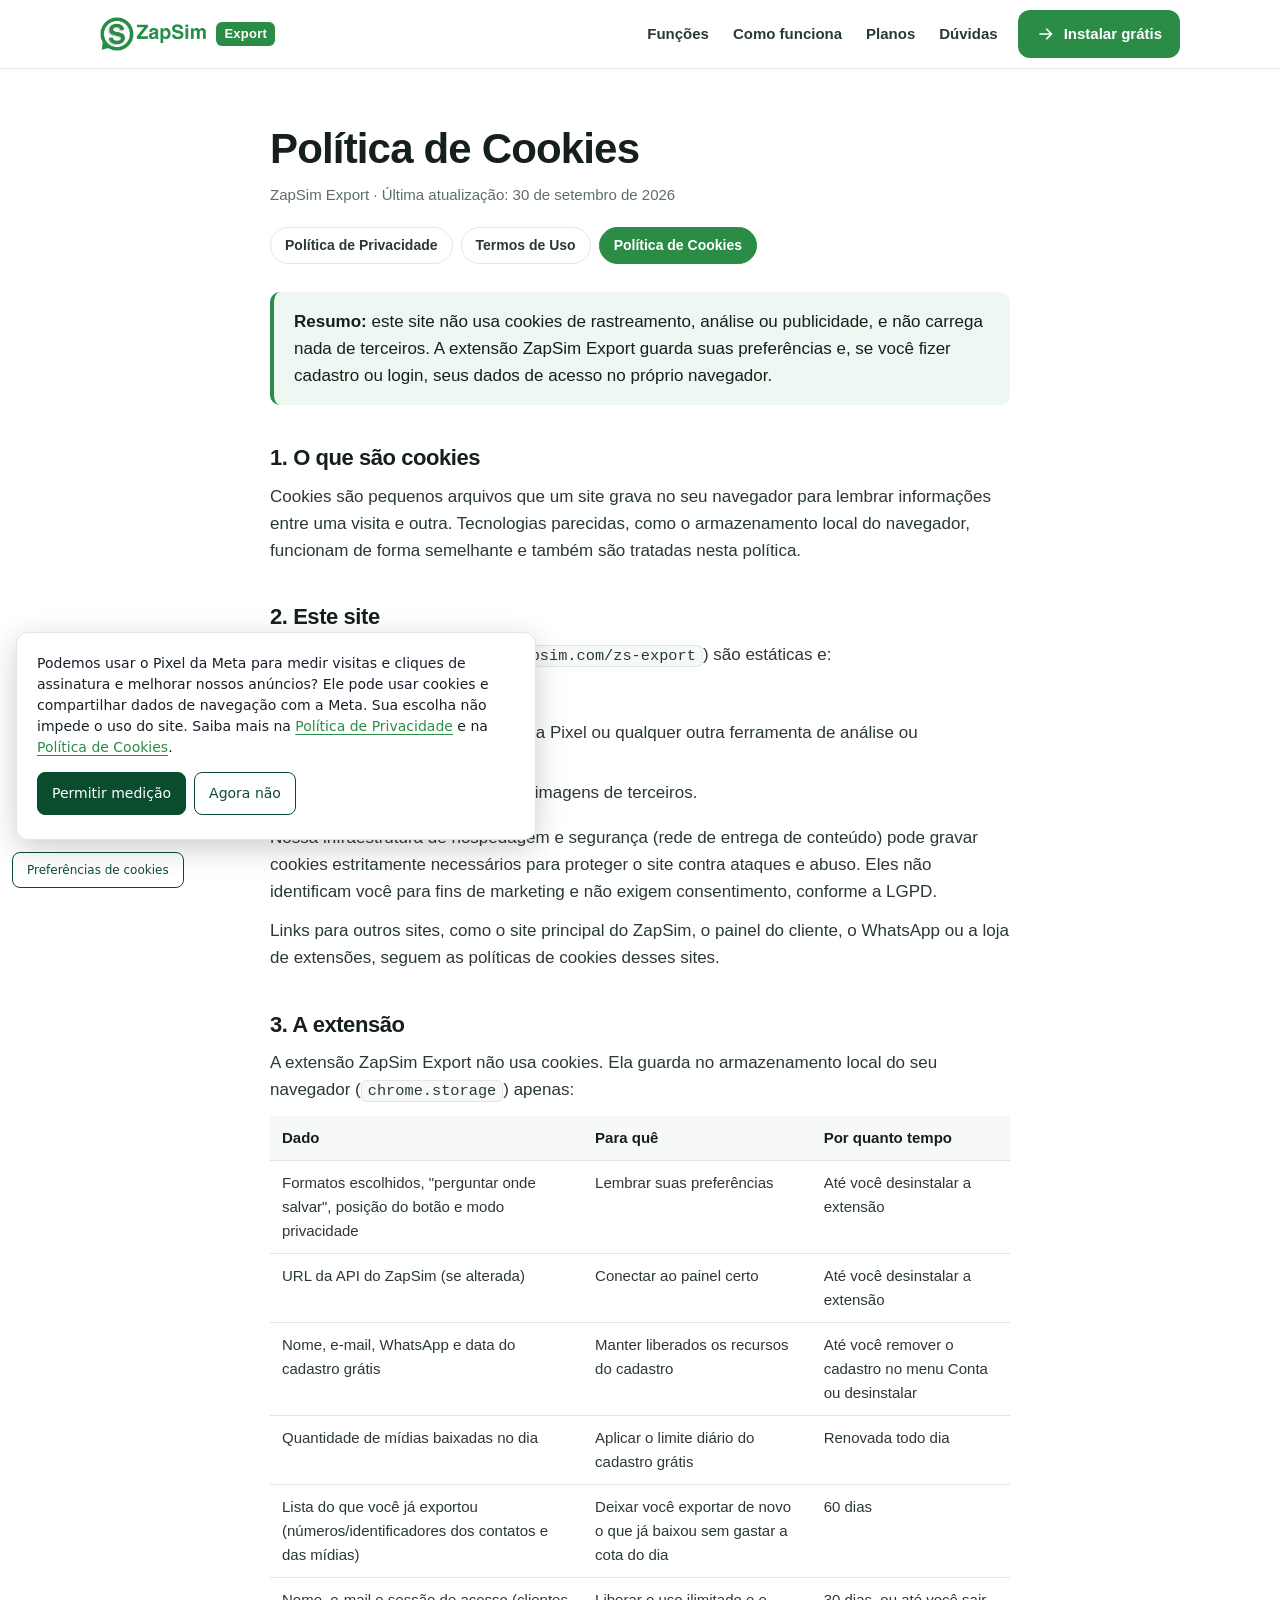
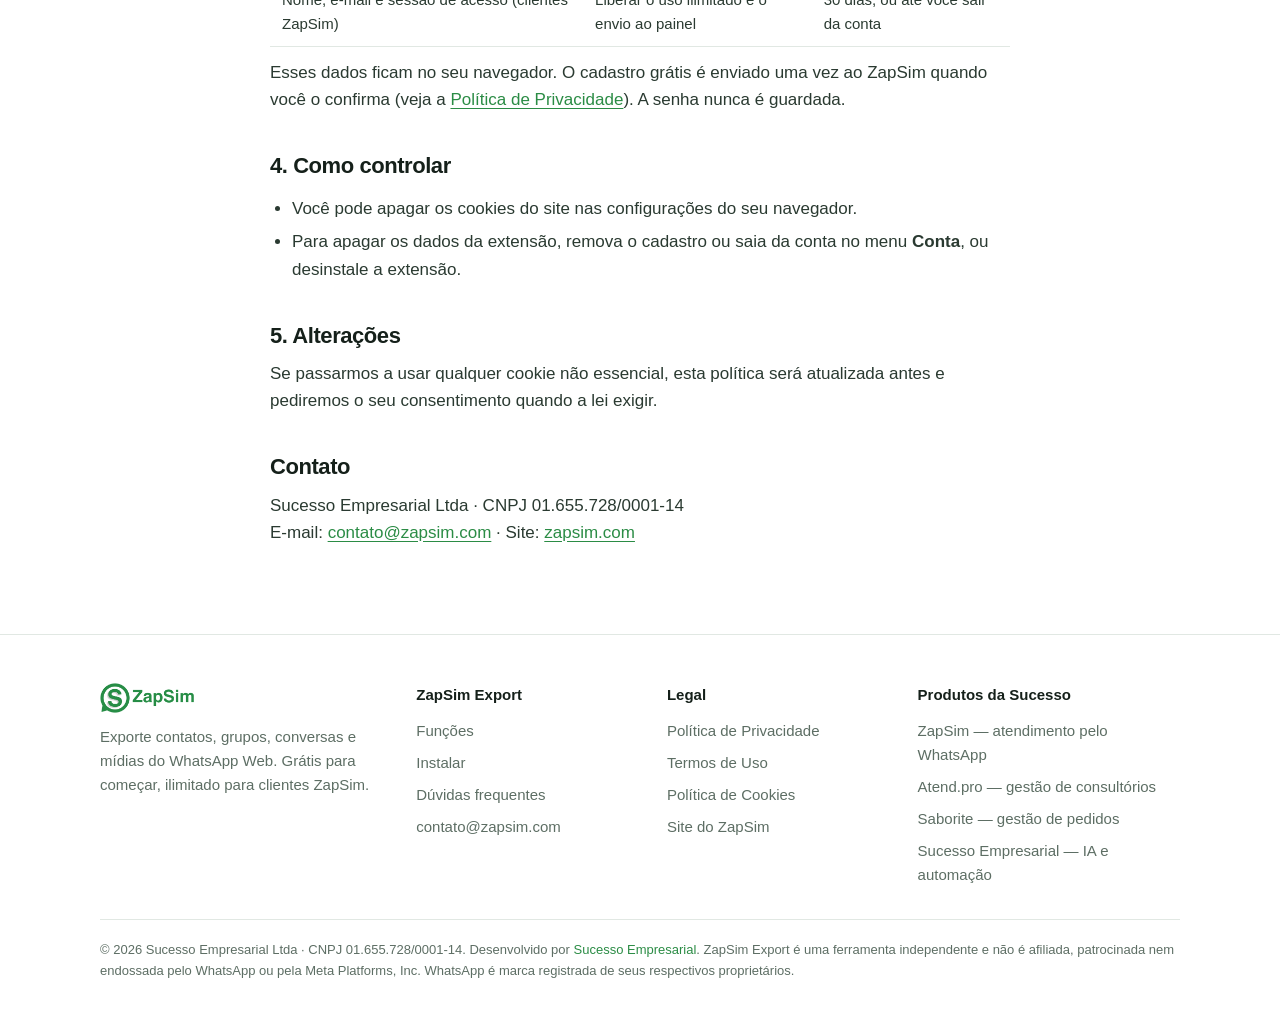
<file: zs-export/cookies/index.html>
<!doctype html>
<html lang="pt-BR">
<head>
  <meta charset="utf-8">
  <meta name="viewport" content="width=device-width,initial-scale=1">
  <title>Política de Cookies — ZapSim Export</title>
  <meta name="description" content="O site e a extensão ZapSim Export não usam cookies de rastreamento.">
  <link rel="canonical" href="https://zapsim.com/zs-export/cookies/">
  <meta property="og:type" content="website">
  <meta property="og:title" content="Política de Cookies — ZapSim Export">
  <meta property="og:description" content="O site e a extensão ZapSim Export não usam cookies de rastreamento.">
  <meta property="og:url" content="https://zapsim.com/zs-export/cookies/">
  <meta property="og:image" content="https://zapsim.com/zs-export/assets/img/og.png">
  <meta property="og:locale" content="pt_BR">
  <meta name="theme-color" content="#2b8c45">
  <link rel="icon" type="image/png" sizes="32x32" href="../assets/img/favicon-32.png">
  <link rel="apple-touch-icon" href="../assets/img/apple-touch-icon.png">
  <link rel="stylesheet" href="../assets/style.css">
</head>
<body>
  <a class="skip" href="#conteudo">Pular para o conteúdo</a>
  <header class="site-header">
    <div class="wrap">
      <a class="brand" href="../" aria-label="ZapSim Export — início">
        <img class="logo-light" src="../assets/img/logo.png" alt="ZapSim" width="110" height="36">
        <img class="logo-dark" src="../assets/img/logo-dark.png" alt="ZapSim" width="110" height="36">
        <span class="tag">Export</span>
      </a>
      <nav class="nav" aria-label="Principal">
        <a href="../#funcoes">Funções</a>
        <a href="../#como-funciona">Como funciona</a>
        <a href="../#planos">Planos</a>
        <a href="../#duvidas">Dúvidas</a>
      </nav>
      <a class="btn btn-primary" href="../#instalar"><svg viewBox="0 0 24 24" aria-hidden="true"><path d="M13 5l7 7-7 7-1.4-1.4 4.6-4.6H4v-2h12.2l-4.6-4.6L13 5Z"/></svg>Instalar grátis</a>
    </div>
  </header>
  <main id="conteudo">

    <article class="doc">
      <h1>Política de Cookies</h1>
      <p class="meta">ZapSim Export · Última atualização: 30 de setembro de 2026</p>
      <nav class="doc-nav" aria-label="Documentos"><a href="../privacidade/">Política de Privacidade</a><a href="../termos/">Termos de Uso</a><a href="../cookies/" aria-current="page">Política de Cookies</a></nav>
      <p class="summary"><strong>Resumo:</strong> este site não usa cookies de rastreamento, análise ou publicidade, e não carrega nada de terceiros. A extensão ZapSim Export guarda suas preferências e, se você fizer cadastro ou login, seus dados de acesso no próprio navegador.</p>

  <h2>1. O que são cookies</h2>
  <p>Cookies são pequenos arquivos que um site grava no seu navegador para lembrar informações entre uma visita e outra. Tecnologias parecidas, como o armazenamento local do navegador, funcionam de forma semelhante e também são tratadas nesta política.</p>

  <h2>2. Este site</h2>
  <p>As páginas do ZapSim Export (<code>zapsim.com/zs-export</code>) são estáticas e:</p>
  <ul>
    <li>não gravam cookies próprios;</li>
    <li>não usam Google Analytics, Meta Pixel ou qualquer outra ferramenta de análise ou publicidade;</li>
    <li>não carregam fontes, scripts ou imagens de terceiros.</li>
  </ul>
  <p>Nossa infraestrutura de hospedagem e segurança (rede de entrega de conteúdo) pode gravar cookies estritamente necessários para proteger o site contra ataques e abuso. Eles não identificam você para fins de marketing e não exigem consentimento, conforme a LGPD.</p>
  <p>Links para outros sites, como o site principal do ZapSim, o painel do cliente, o WhatsApp ou a loja de extensões, seguem as políticas de cookies desses sites.</p>

  <h2>3. A extensão</h2>
  <p>A extensão ZapSim Export não usa cookies. Ela guarda no armazenamento local do seu navegador (<code>chrome.storage</code>) apenas:</p>
  <table>
    <thead><tr><th>Dado</th><th>Para quê</th><th>Por quanto tempo</th></tr></thead>
    <tbody>
      <tr><td>Formatos escolhidos, "perguntar onde salvar", posição do botão e modo privacidade</td><td>Lembrar suas preferências</td><td>Até você desinstalar a extensão</td></tr>
      <tr><td>URL da API do ZapSim (se alterada)</td><td>Conectar ao painel certo</td><td>Até você desinstalar a extensão</td></tr>
      <tr><td>Nome, e-mail, WhatsApp e data do cadastro grátis</td><td>Manter liberados os recursos do cadastro</td><td>Até você remover o cadastro no menu Conta ou desinstalar</td></tr>
      <tr><td>Quantidade de mídias baixadas no dia</td><td>Aplicar o limite diário do cadastro grátis</td><td>Renovada todo dia</td></tr>
      <tr><td>Lista do que você já exportou (números/identificadores dos contatos e das mídias)</td><td>Deixar você exportar de novo o que já baixou sem gastar a cota do dia</td><td>60 dias</td></tr>
      <tr><td>Nome, e-mail e sessão de acesso (clientes ZapSim)</td><td>Liberar o uso ilimitado e o envio ao painel</td><td>30 dias, ou até você sair da conta</td></tr>
    </tbody>
  </table>
  <p>Esses dados ficam no seu navegador. O cadastro grátis é enviado uma vez ao ZapSim quando você o confirma (veja a <a href="../privacidade/">Política de Privacidade</a>). A senha nunca é guardada.</p>

  <h2>4. Como controlar</h2>
  <ul>
    <li>Você pode apagar os cookies do site nas configurações do seu navegador.</li>
    <li>Para apagar os dados da extensão, remova o cadastro ou saia da conta no menu <b>Conta</b>, ou desinstale a extensão.</li>
  </ul>

  <h2>5. Alterações</h2>
  <p>Se passarmos a usar qualquer cookie não essencial, esta política será atualizada antes e pediremos o seu consentimento quando a lei exigir.</p>

      <h2>Contato</h2>
      <p>Sucesso Empresarial Ltda · CNPJ 01.655.728/0001-14<br>E-mail: <a href="mailto:contato@zapsim.com">contato@zapsim.com</a> · Site: <a href="https://zapsim.com/">zapsim.com</a></p>
    </article>

  </main>
  <footer class="site-footer">
    <div class="wrap">
      <div>
        <img class="logo-light" src="../assets/img/logo.png" alt="ZapSim" width="110" height="36" style="height:30px;width:auto;margin-bottom:12px">
        <p>Exporte contatos, grupos, conversas e mídias do WhatsApp Web. Grátis para começar, ilimitado para clientes ZapSim.</p>
      </div>
      <div>
        <h4>ZapSim Export</h4>
        <ul>
          <li><a href="../#funcoes">Funções</a></li>
          <li><a href="../#instalar">Instalar</a></li>
          <li><a href="../#duvidas">Dúvidas frequentes</a></li>
          <li><a href="mailto:contato@zapsim.com">contato@zapsim.com</a></li>
        </ul>
      </div>
      <div>
        <h4>Legal</h4>
        <ul>
          <li><a href="../privacidade/">Política de Privacidade</a></li>
          <li><a href="../termos/">Termos de Uso</a></li>
          <li><a href="../cookies/">Política de Cookies</a></li>
          <li><a href="https://zapsim.com/" rel="noopener">Site do ZapSim</a></li>
        </ul>
      </div>
      <div>
        <h4>Produtos da Sucesso</h4>
        <ul>
          <li><a href="https://zapsim.com/?utm_source=zs-export-site&amp;utm_medium=referral" rel="noopener">ZapSim — atendimento pelo WhatsApp</a></li>
          <li><a href="https://atend.pro/?utm_source=zs-export-site&amp;utm_medium=referral" rel="noopener">Atend.pro — gestão de consultórios</a></li>
          <li><a href="https://saborite.com/?utm_source=zs-export-site&amp;utm_medium=referral" rel="noopener">Saborite — gestão de pedidos</a></li>
          <li><a href="https://sucesso.com.br/?utm_source=zs-export-site&amp;utm_medium=referral" rel="noopener">Sucesso Empresarial — IA e automação</a></li>
        </ul>
      </div>
      <p class="legal">© 2026 Sucesso Empresarial Ltda · CNPJ 01.655.728/0001-14. Desenvolvido por <a href="https://sucesso.com.br/?utm_source=zs-export-site&amp;utm_medium=referral" rel="noopener">Sucesso Empresarial</a>. ZapSim Export é uma ferramenta independente e não é afiliada, patrocinada nem endossada pelo WhatsApp ou pela Meta Platforms, Inc. WhatsApp é marca registrada de seus respectivos proprietários.</p>
    </div>
  </footer>
<script src="/marketing-measurement.js?v=20261026-ga4" defer></script></body>
</html>
</file>
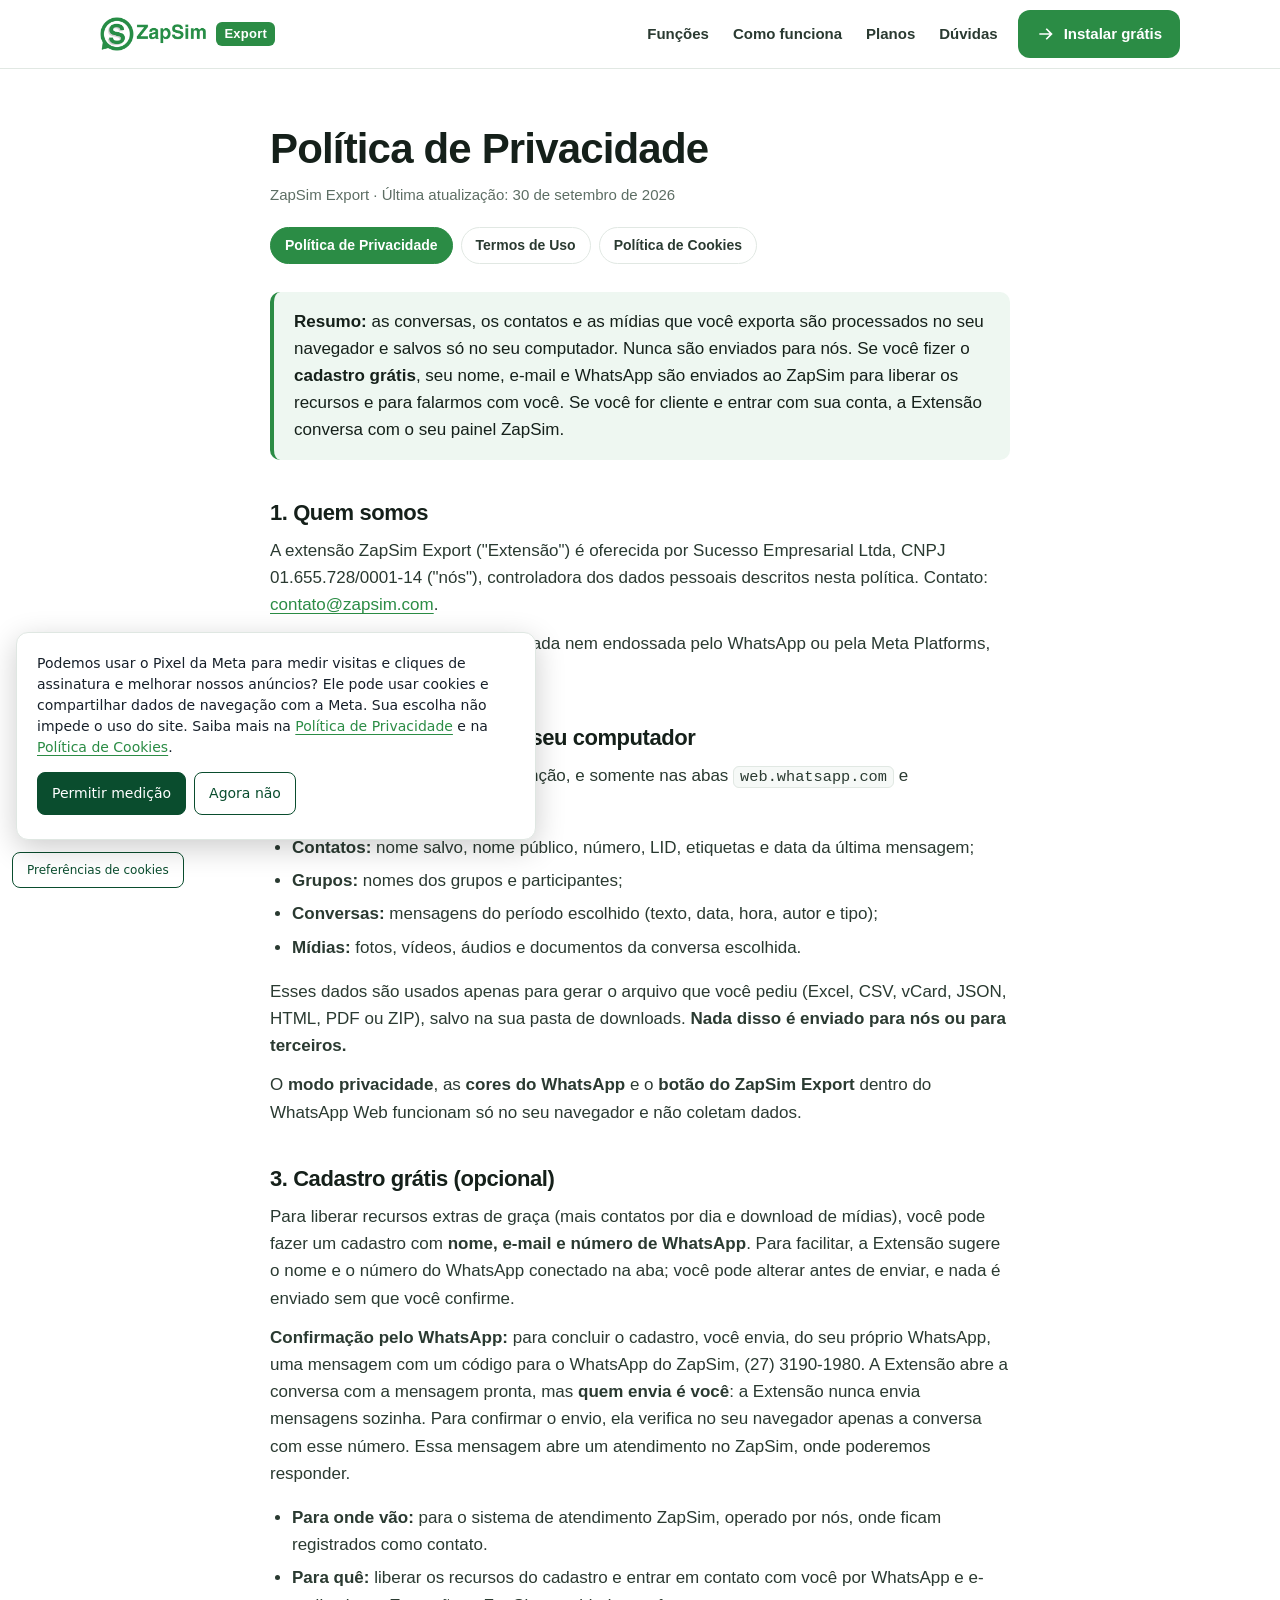
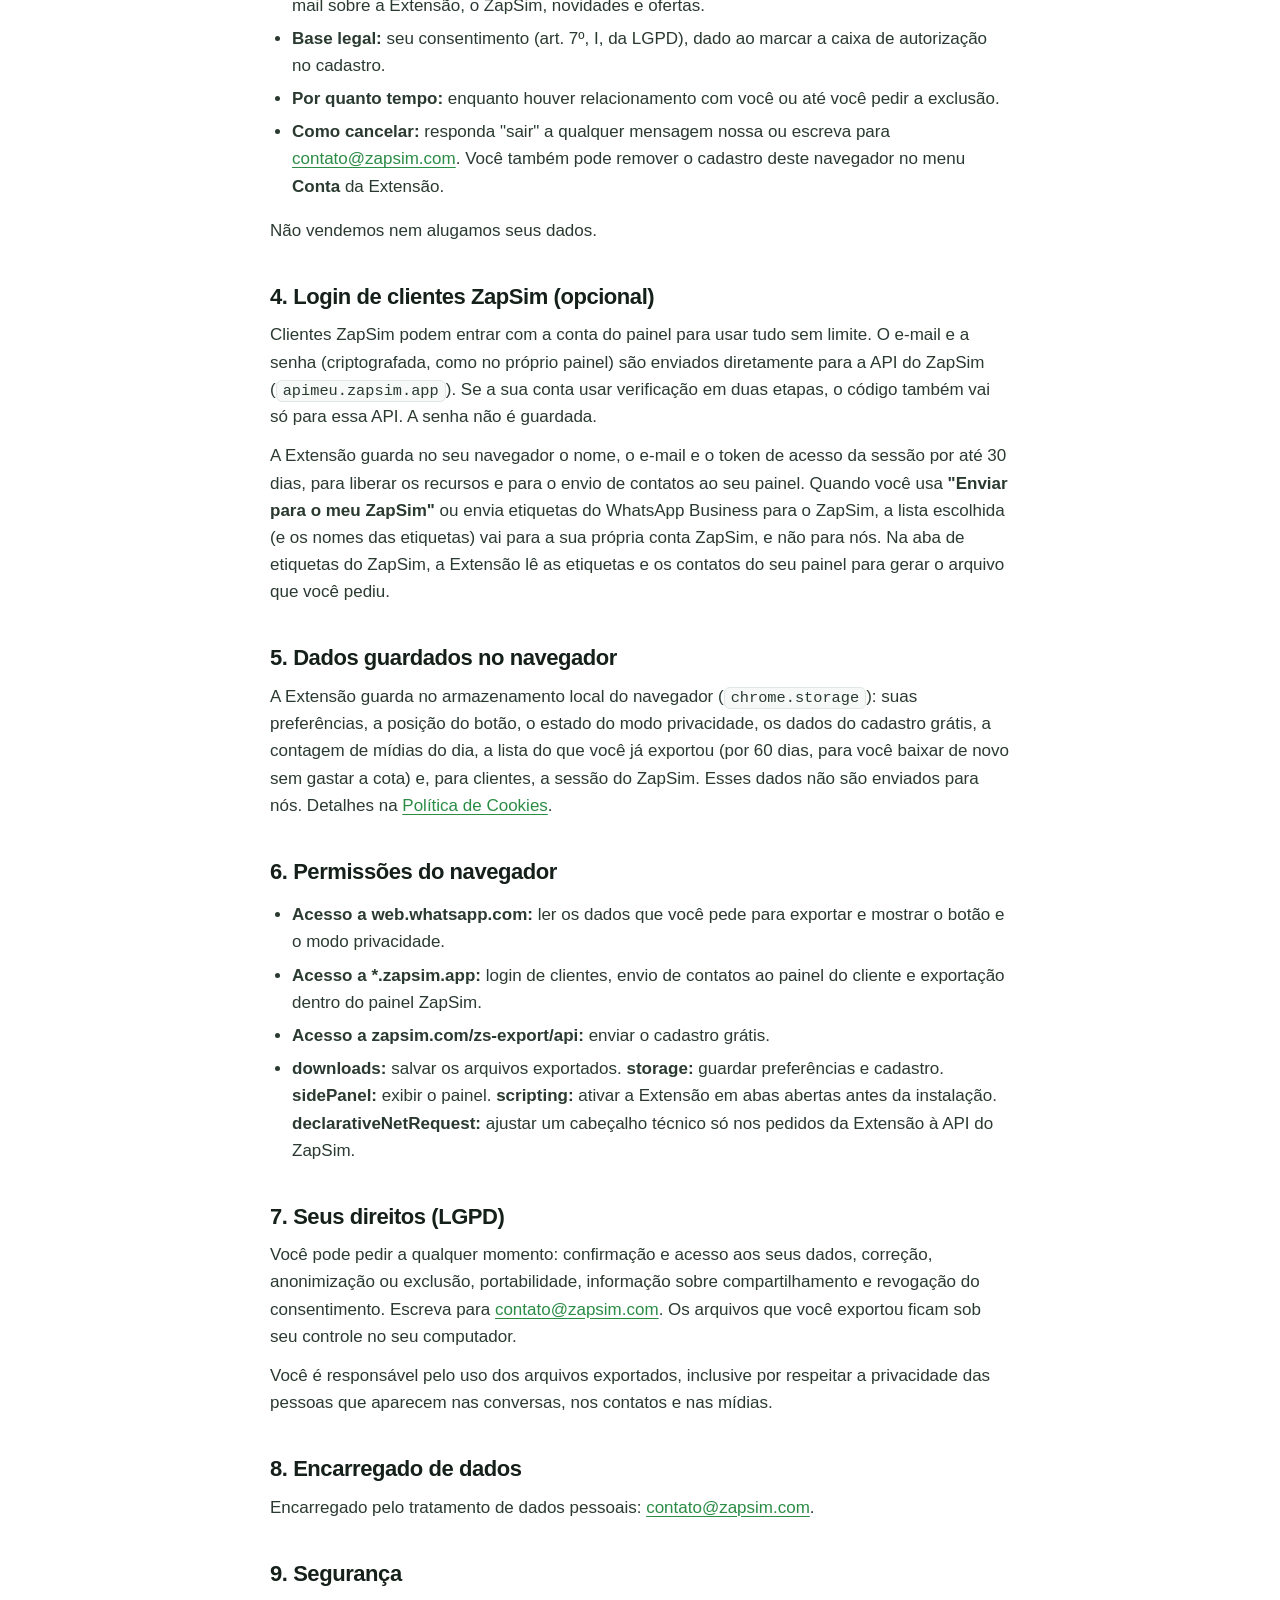
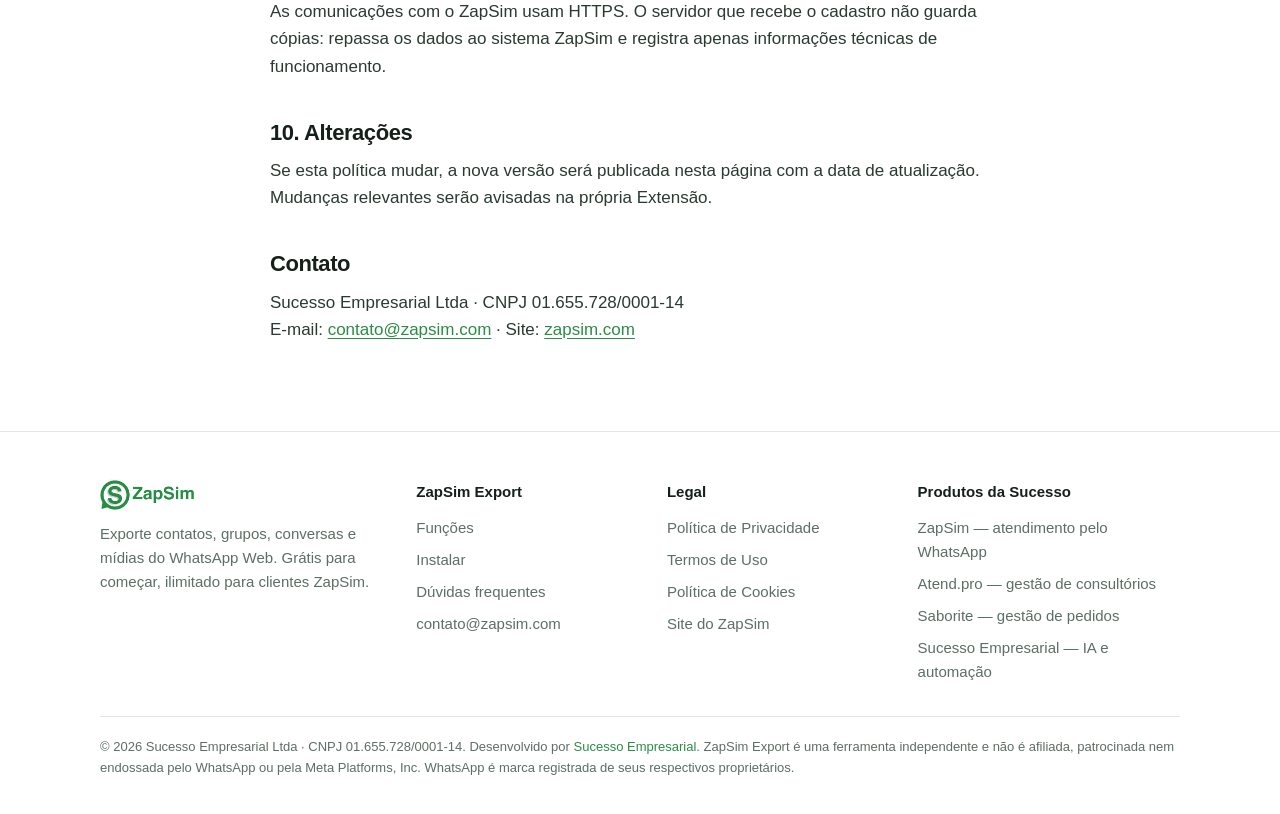
<file: zs-export/privacidade/index.html>
<!doctype html>
<html lang="pt-BR">
<head>
  <meta charset="utf-8">
  <meta name="viewport" content="width=device-width,initial-scale=1">
  <title>Política de Privacidade — ZapSim Export</title>
  <meta name="description" content="Como a extensão ZapSim Export trata os seus dados: tudo é processado no seu computador.">
  <link rel="canonical" href="https://zapsim.com/zs-export/privacidade/">
  <meta property="og:type" content="website">
  <meta property="og:title" content="Política de Privacidade — ZapSim Export">
  <meta property="og:description" content="Como a extensão ZapSim Export trata os seus dados: tudo é processado no seu computador.">
  <meta property="og:url" content="https://zapsim.com/zs-export/privacidade/">
  <meta property="og:image" content="https://zapsim.com/zs-export/assets/img/og.png">
  <meta property="og:locale" content="pt_BR">
  <meta name="theme-color" content="#2b8c45">
  <link rel="icon" type="image/png" sizes="32x32" href="../assets/img/favicon-32.png">
  <link rel="apple-touch-icon" href="../assets/img/apple-touch-icon.png">
  <link rel="stylesheet" href="../assets/style.css">
</head>
<body>
  <a class="skip" href="#conteudo">Pular para o conteúdo</a>
  <header class="site-header">
    <div class="wrap">
      <a class="brand" href="../" aria-label="ZapSim Export — início">
        <img class="logo-light" src="../assets/img/logo.png" alt="ZapSim" width="110" height="36">
        <img class="logo-dark" src="../assets/img/logo-dark.png" alt="ZapSim" width="110" height="36">
        <span class="tag">Export</span>
      </a>
      <nav class="nav" aria-label="Principal">
        <a href="../#funcoes">Funções</a>
        <a href="../#como-funciona">Como funciona</a>
        <a href="../#planos">Planos</a>
        <a href="../#duvidas">Dúvidas</a>
      </nav>
      <a class="btn btn-primary" href="../#instalar"><svg viewBox="0 0 24 24" aria-hidden="true"><path d="M13 5l7 7-7 7-1.4-1.4 4.6-4.6H4v-2h12.2l-4.6-4.6L13 5Z"/></svg>Instalar grátis</a>
    </div>
  </header>
  <main id="conteudo">

    <article class="doc">
      <h1>Política de Privacidade</h1>
      <p class="meta">ZapSim Export · Última atualização: 30 de setembro de 2026</p>
      <nav class="doc-nav" aria-label="Documentos"><a href="../privacidade/" aria-current="page">Política de Privacidade</a><a href="../termos/">Termos de Uso</a><a href="../cookies/">Política de Cookies</a></nav>
      <p class="summary"><strong>Resumo:</strong> as conversas, os contatos e as mídias que você exporta são processados no seu navegador e salvos só no seu computador. Nunca são enviados para nós. Se você fizer o <b>cadastro grátis</b>, seu nome, e-mail e WhatsApp são enviados ao ZapSim para liberar os recursos e para falarmos com você. Se você for cliente e entrar com sua conta, a Extensão conversa com o seu painel ZapSim.</p>

  <h2>1. Quem somos</h2>
  <p>A extensão ZapSim Export ("Extensão") é oferecida por Sucesso Empresarial Ltda, CNPJ 01.655.728/0001-14 ("nós"), controladora dos dados pessoais descritos nesta política. Contato: <a href="mailto:contato@zapsim.com">contato@zapsim.com</a>.</p>
  <p>A Extensão não é afiliada, patrocinada nem endossada pelo WhatsApp ou pela Meta Platforms, Inc.</p>

  <h2>2. Dados que ficam só no seu computador</h2>
  <p>Somente quando você usa uma função, e somente nas abas <code>web.whatsapp.com</code> e <code>*.zapsim.app</code>, a Extensão lê:</p>
  <ul>
    <li><b>Contatos:</b> nome salvo, nome público, número, LID, etiquetas e data da última mensagem;</li>
    <li><b>Grupos:</b> nomes dos grupos e participantes;</li>
    <li><b>Conversas:</b> mensagens do período escolhido (texto, data, hora, autor e tipo);</li>
    <li><b>Mídias:</b> fotos, vídeos, áudios e documentos da conversa escolhida.</li>
  </ul>
  <p>Esses dados são usados apenas para gerar o arquivo que você pediu (Excel, CSV, vCard, JSON, HTML, PDF ou ZIP), salvo na sua pasta de downloads. <b>Nada disso é enviado para nós ou para terceiros.</b></p>
  <p>O <b>modo privacidade</b>, as <b>cores do WhatsApp</b> e o <b>botão do ZapSim Export</b> dentro do WhatsApp Web funcionam só no seu navegador e não coletam dados.</p>

  <h2>3. Cadastro grátis (opcional)</h2>
  <p>Para liberar recursos extras de graça (mais contatos por dia e download de mídias), você pode fazer um cadastro com <b>nome, e-mail e número de WhatsApp</b>. Para facilitar, a Extensão sugere o nome e o número do WhatsApp conectado na aba; você pode alterar antes de enviar, e nada é enviado sem que você confirme.</p>
  <p><b>Confirmação pelo WhatsApp:</b> para concluir o cadastro, você envia, do seu próprio WhatsApp, uma mensagem com um código para o WhatsApp do ZapSim, (27) 3190-1980. A Extensão abre a conversa com a mensagem pronta, mas <b>quem envia é você</b>: a Extensão nunca envia mensagens sozinha. Para confirmar o envio, ela verifica no seu navegador apenas a conversa com esse número. Essa mensagem abre um atendimento no ZapSim, onde poderemos responder.</p>
  <ul>
    <li><b>Para onde vão:</b> para o sistema de atendimento ZapSim, operado por nós, onde ficam registrados como contato.</li>
    <li><b>Para quê:</b> liberar os recursos do cadastro e entrar em contato com você por WhatsApp e e-mail sobre a Extensão, o ZapSim, novidades e ofertas.</li>
    <li><b>Base legal:</b> seu consentimento (art. 7º, I, da LGPD), dado ao marcar a caixa de autorização no cadastro.</li>
    <li><b>Por quanto tempo:</b> enquanto houver relacionamento com você ou até você pedir a exclusão.</li>
    <li><b>Como cancelar:</b> responda "sair" a qualquer mensagem nossa ou escreva para <a href="mailto:contato@zapsim.com">contato@zapsim.com</a>. Você também pode remover o cadastro deste navegador no menu <b>Conta</b> da Extensão.</li>
  </ul>
  <p>Não vendemos nem alugamos seus dados.</p>

  <h2>4. Login de clientes ZapSim (opcional)</h2>
  <p>Clientes ZapSim podem entrar com a conta do painel para usar tudo sem limite. O e-mail e a senha (criptografada, como no próprio painel) são enviados diretamente para a API do ZapSim (<code>apimeu.zapsim.app</code>). Se a sua conta usar verificação em duas etapas, o código também vai só para essa API. A senha não é guardada.</p>
  <p>A Extensão guarda no seu navegador o nome, o e-mail e o token de acesso da sessão por até 30 dias, para liberar os recursos e para o envio de contatos ao seu painel. Quando você usa <b>"Enviar para o meu ZapSim"</b> ou envia etiquetas do WhatsApp Business para o ZapSim, a lista escolhida (e os nomes das etiquetas) vai para a sua própria conta ZapSim, e não para nós. Na aba de etiquetas do ZapSim, a Extensão lê as etiquetas e os contatos do seu painel para gerar o arquivo que você pediu.</p>

  <h2>5. Dados guardados no navegador</h2>
  <p>A Extensão guarda no armazenamento local do navegador (<code>chrome.storage</code>): suas preferências, a posição do botão, o estado do modo privacidade, os dados do cadastro grátis, a contagem de mídias do dia, a lista do que você já exportou (por 60 dias, para você baixar de novo sem gastar a cota) e, para clientes, a sessão do ZapSim. Esses dados não são enviados para nós. Detalhes na <a href="../cookies/">Política de Cookies</a>.</p>

  <h2>6. Permissões do navegador</h2>
  <ul>
    <li><b>Acesso a web.whatsapp.com:</b> ler os dados que você pede para exportar e mostrar o botão e o modo privacidade.</li>
    <li><b>Acesso a *.zapsim.app:</b> login de clientes, envio de contatos ao painel do cliente e exportação dentro do painel ZapSim.</li>
    <li><b>Acesso a zapsim.com/zs-export/api:</b> enviar o cadastro grátis.</li>
    <li><b>downloads:</b> salvar os arquivos exportados. <b>storage:</b> guardar preferências e cadastro. <b>sidePanel:</b> exibir o painel. <b>scripting:</b> ativar a Extensão em abas abertas antes da instalação. <b>declarativeNetRequest:</b> ajustar um cabeçalho técnico só nos pedidos da Extensão à API do ZapSim.</li>
  </ul>

  <h2>7. Seus direitos (LGPD)</h2>
  <p>Você pode pedir a qualquer momento: confirmação e acesso aos seus dados, correção, anonimização ou exclusão, portabilidade, informação sobre compartilhamento e revogação do consentimento. Escreva para <a href="mailto:contato@zapsim.com">contato@zapsim.com</a>. Os arquivos que você exportou ficam sob seu controle no seu computador.</p>
  <p>Você é responsável pelo uso dos arquivos exportados, inclusive por respeitar a privacidade das pessoas que aparecem nas conversas, nos contatos e nas mídias.</p>

  <h2>8. Encarregado de dados</h2>
  <p>Encarregado pelo tratamento de dados pessoais: <a href="mailto:contato@zapsim.com">contato@zapsim.com</a>.</p>

  <h2>9. Segurança</h2>
  <p>As comunicações com o ZapSim usam HTTPS. O servidor que recebe o cadastro não guarda cópias: repassa os dados ao sistema ZapSim e registra apenas informações técnicas de funcionamento.</p>

  <h2>10. Alterações</h2>
  <p>Se esta política mudar, a nova versão será publicada nesta página com a data de atualização. Mudanças relevantes serão avisadas na própria Extensão.</p>

      <h2>Contato</h2>
      <p>Sucesso Empresarial Ltda · CNPJ 01.655.728/0001-14<br>E-mail: <a href="mailto:contato@zapsim.com">contato@zapsim.com</a> · Site: <a href="https://zapsim.com/">zapsim.com</a></p>
    </article>

  </main>
  <footer class="site-footer">
    <div class="wrap">
      <div>
        <img class="logo-light" src="../assets/img/logo.png" alt="ZapSim" width="110" height="36" style="height:30px;width:auto;margin-bottom:12px">
        <p>Exporte contatos, grupos, conversas e mídias do WhatsApp Web. Grátis para começar, ilimitado para clientes ZapSim.</p>
      </div>
      <div>
        <h4>ZapSim Export</h4>
        <ul>
          <li><a href="../#funcoes">Funções</a></li>
          <li><a href="../#instalar">Instalar</a></li>
          <li><a href="../#duvidas">Dúvidas frequentes</a></li>
          <li><a href="mailto:contato@zapsim.com">contato@zapsim.com</a></li>
        </ul>
      </div>
      <div>
        <h4>Legal</h4>
        <ul>
          <li><a href="../privacidade/">Política de Privacidade</a></li>
          <li><a href="../termos/">Termos de Uso</a></li>
          <li><a href="../cookies/">Política de Cookies</a></li>
          <li><a href="https://zapsim.com/" rel="noopener">Site do ZapSim</a></li>
        </ul>
      </div>
      <div>
        <h4>Produtos da Sucesso</h4>
        <ul>
          <li><a href="https://zapsim.com/?utm_source=zs-export-site&amp;utm_medium=referral" rel="noopener">ZapSim — atendimento pelo WhatsApp</a></li>
          <li><a href="https://atend.pro/?utm_source=zs-export-site&amp;utm_medium=referral" rel="noopener">Atend.pro — gestão de consultórios</a></li>
          <li><a href="https://saborite.com/?utm_source=zs-export-site&amp;utm_medium=referral" rel="noopener">Saborite — gestão de pedidos</a></li>
          <li><a href="https://sucesso.com.br/?utm_source=zs-export-site&amp;utm_medium=referral" rel="noopener">Sucesso Empresarial — IA e automação</a></li>
        </ul>
      </div>
      <p class="legal">© 2026 Sucesso Empresarial Ltda · CNPJ 01.655.728/0001-14. Desenvolvido por <a href="https://sucesso.com.br/?utm_source=zs-export-site&amp;utm_medium=referral" rel="noopener">Sucesso Empresarial</a>. ZapSim Export é uma ferramenta independente e não é afiliada, patrocinada nem endossada pelo WhatsApp ou pela Meta Platforms, Inc. WhatsApp é marca registrada de seus respectivos proprietários.</p>
    </div>
  </footer>
<script src="/marketing-measurement.js?v=20261026-ga4" defer></script></body>
</html>
</file>
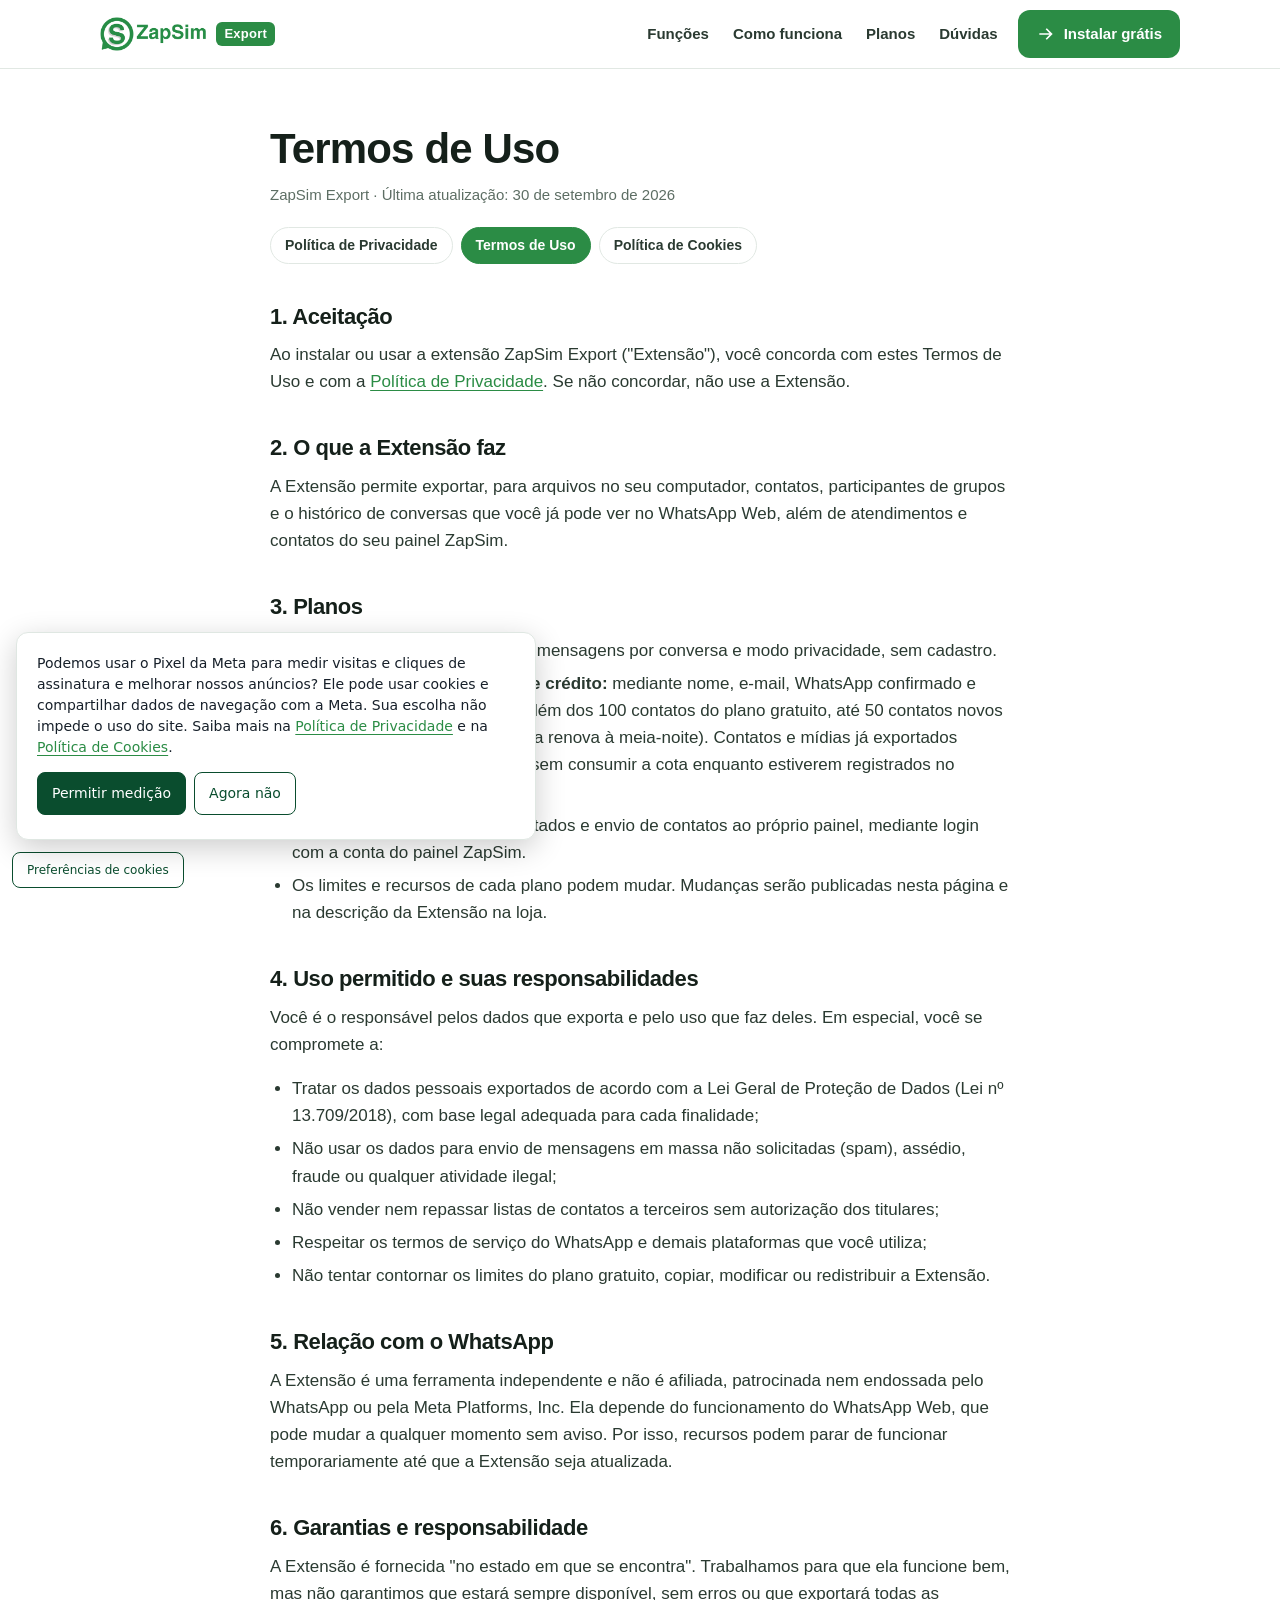
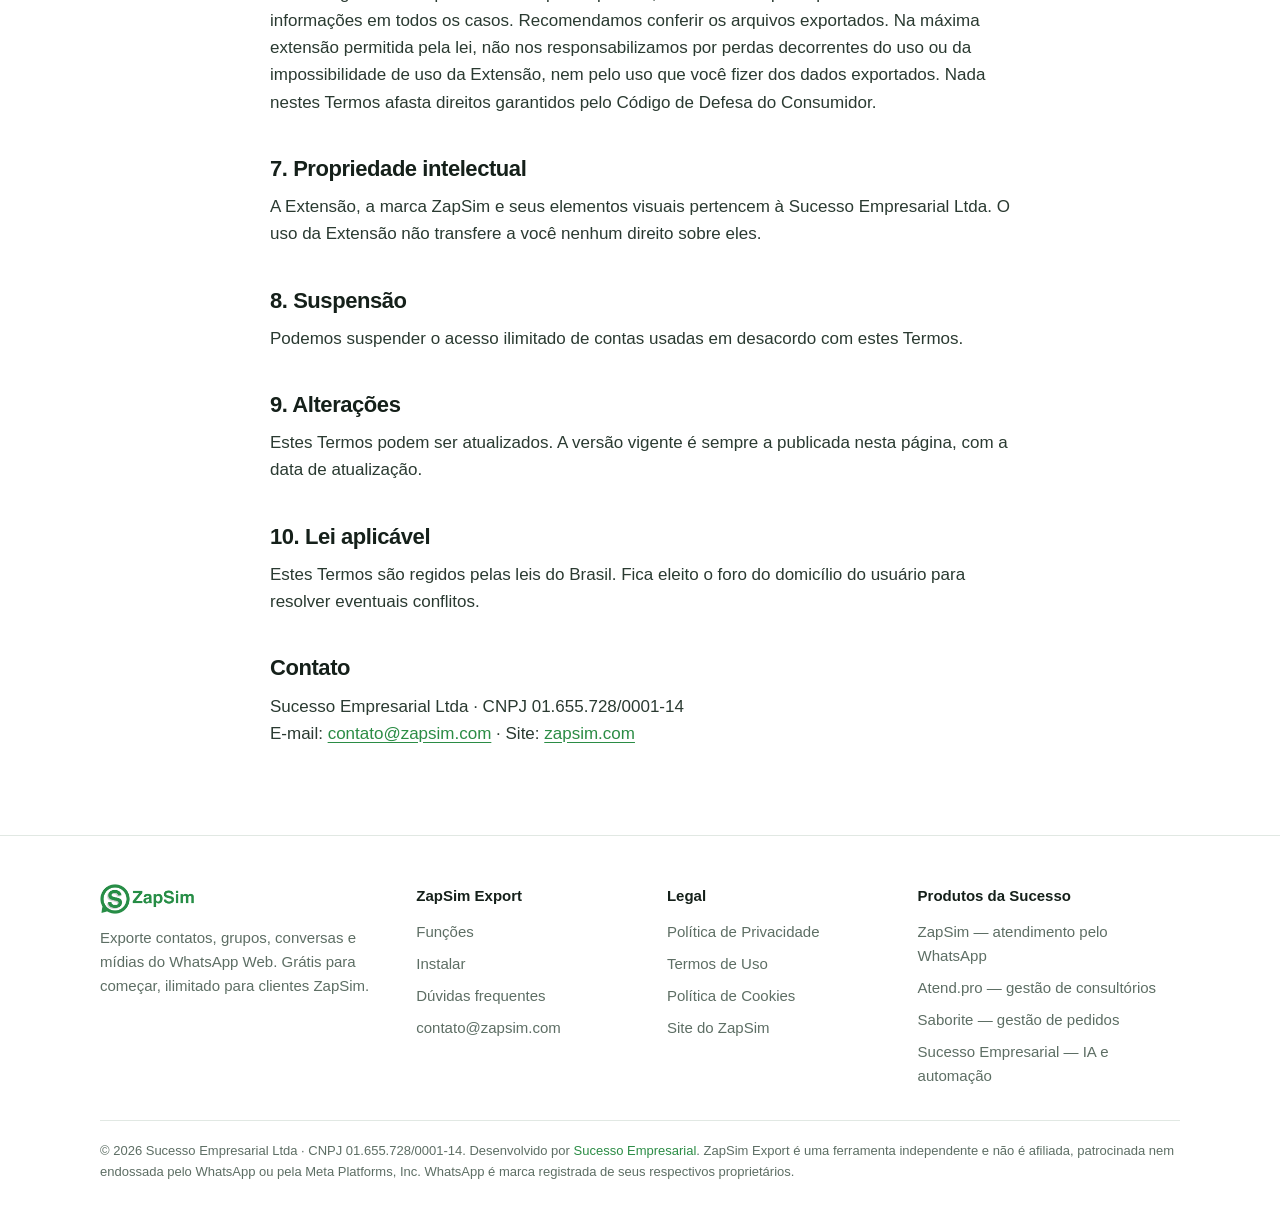
<file: zs-export/termos/index.html>
<!doctype html>
<html lang="pt-BR">
<head>
  <meta charset="utf-8">
  <meta name="viewport" content="width=device-width,initial-scale=1">
  <title>Termos de Uso — ZapSim Export</title>
  <meta name="description" content="Regras de uso da extensão ZapSim Export, planos e responsabilidades.">
  <link rel="canonical" href="https://zapsim.com/zs-export/termos/">
  <meta property="og:type" content="website">
  <meta property="og:title" content="Termos de Uso — ZapSim Export">
  <meta property="og:description" content="Regras de uso da extensão ZapSim Export, planos e responsabilidades.">
  <meta property="og:url" content="https://zapsim.com/zs-export/termos/">
  <meta property="og:image" content="https://zapsim.com/zs-export/assets/img/og.png">
  <meta property="og:locale" content="pt_BR">
  <meta name="theme-color" content="#2b8c45">
  <link rel="icon" type="image/png" sizes="32x32" href="../assets/img/favicon-32.png">
  <link rel="apple-touch-icon" href="../assets/img/apple-touch-icon.png">
  <link rel="stylesheet" href="../assets/style.css">
</head>
<body>
  <a class="skip" href="#conteudo">Pular para o conteúdo</a>
  <header class="site-header">
    <div class="wrap">
      <a class="brand" href="../" aria-label="ZapSim Export — início">
        <img class="logo-light" src="../assets/img/logo.png" alt="ZapSim" width="110" height="36">
        <img class="logo-dark" src="../assets/img/logo-dark.png" alt="ZapSim" width="110" height="36">
        <span class="tag">Export</span>
      </a>
      <nav class="nav" aria-label="Principal">
        <a href="../#funcoes">Funções</a>
        <a href="../#como-funciona">Como funciona</a>
        <a href="../#planos">Planos</a>
        <a href="../#duvidas">Dúvidas</a>
      </nav>
      <a class="btn btn-primary" href="../#instalar"><svg viewBox="0 0 24 24" aria-hidden="true"><path d="M13 5l7 7-7 7-1.4-1.4 4.6-4.6H4v-2h12.2l-4.6-4.6L13 5Z"/></svg>Instalar grátis</a>
    </div>
  </header>
  <main id="conteudo">

    <article class="doc">
      <h1>Termos de Uso</h1>
      <p class="meta">ZapSim Export · Última atualização: 30 de setembro de 2026</p>
      <nav class="doc-nav" aria-label="Documentos"><a href="../privacidade/">Política de Privacidade</a><a href="../termos/" aria-current="page">Termos de Uso</a><a href="../cookies/">Política de Cookies</a></nav>
      <h2>1. Aceitação</h2>
  <p>Ao instalar ou usar a extensão ZapSim Export ("Extensão"), você concorda com estes Termos de Uso e com a <a href="../privacidade/">Política de Privacidade</a>. Se não concordar, não use a Extensão.</p>

  <h2>2. O que a Extensão faz</h2>
  <p>A Extensão permite exportar, para arquivos no seu computador, contatos, participantes de grupos e o histórico de conversas que você já pode ver no WhatsApp Web, além de atendimentos e contatos do seu painel ZapSim.</p>

  <h2>3. Planos</h2>
  <ul>
    <li><strong>Gratuito:</strong> até 100 contatos, 100 mensagens por conversa e modo privacidade, sem cadastro.</li>
    <li><strong>Cadastro grátis, sem cartão de crédito:</strong> mediante nome, e-mail, WhatsApp confirmado e autorização de contato, libera, além dos 100 contatos do plano gratuito, até 50 contatos novos e 25 mídias novas por dia (a cota renova à meia-noite). Contatos e mídias já exportados podem ser exportados de novo sem consumir a cota enquanto estiverem registrados no navegador (60 dias).</li>
    <li><strong>Clientes ZapSim:</strong> recursos ilimitados e envio de contatos ao próprio painel, mediante login com a conta do painel ZapSim.</li>
    <li>Os limites e recursos de cada plano podem mudar. Mudanças serão publicadas nesta página e na descrição da Extensão na loja.</li>
  </ul>

  <h2>4. Uso permitido e suas responsabilidades</h2>
  <p>Você é o responsável pelos dados que exporta e pelo uso que faz deles. Em especial, você se compromete a:</p>
  <ul>
    <li>Tratar os dados pessoais exportados de acordo com a Lei Geral de Proteção de Dados (Lei nº 13.709/2018), com base legal adequada para cada finalidade;</li>
    <li>Não usar os dados para envio de mensagens em massa não solicitadas (spam), assédio, fraude ou qualquer atividade ilegal;</li>
    <li>Não vender nem repassar listas de contatos a terceiros sem autorização dos titulares;</li>
    <li>Respeitar os termos de serviço do WhatsApp e demais plataformas que você utiliza;</li>
    <li>Não tentar contornar os limites do plano gratuito, copiar, modificar ou redistribuir a Extensão.</li>
  </ul>

  <h2>5. Relação com o WhatsApp</h2>
  <p>A Extensão é uma ferramenta independente e não é afiliada, patrocinada nem endossada pelo WhatsApp ou pela Meta Platforms, Inc. Ela depende do funcionamento do WhatsApp Web, que pode mudar a qualquer momento sem aviso. Por isso, recursos podem parar de funcionar temporariamente até que a Extensão seja atualizada.</p>

  <h2>6. Garantias e responsabilidade</h2>
  <p>A Extensão é fornecida "no estado em que se encontra". Trabalhamos para que ela funcione bem, mas não garantimos que estará sempre disponível, sem erros ou que exportará todas as informações em todos os casos. Recomendamos conferir os arquivos exportados. Na máxima extensão permitida pela lei, não nos responsabilizamos por perdas decorrentes do uso ou da impossibilidade de uso da Extensão, nem pelo uso que você fizer dos dados exportados. Nada nestes Termos afasta direitos garantidos pelo Código de Defesa do Consumidor.</p>

  <h2>7. Propriedade intelectual</h2>
  <p>A Extensão, a marca ZapSim e seus elementos visuais pertencem à Sucesso Empresarial Ltda. O uso da Extensão não transfere a você nenhum direito sobre eles.</p>

  <h2>8. Suspensão</h2>
  <p>Podemos suspender o acesso ilimitado de contas usadas em desacordo com estes Termos.</p>

  <h2>9. Alterações</h2>
  <p>Estes Termos podem ser atualizados. A versão vigente é sempre a publicada nesta página, com a data de atualização.</p>

  <h2>10. Lei aplicável</h2>
  <p>Estes Termos são regidos pelas leis do Brasil. Fica eleito o foro do domicílio do usuário para resolver eventuais conflitos.</p>

      <h2>Contato</h2>
      <p>Sucesso Empresarial Ltda · CNPJ 01.655.728/0001-14<br>E-mail: <a href="mailto:contato@zapsim.com">contato@zapsim.com</a> · Site: <a href="https://zapsim.com/">zapsim.com</a></p>
    </article>

  </main>
  <footer class="site-footer">
    <div class="wrap">
      <div>
        <img class="logo-light" src="../assets/img/logo.png" alt="ZapSim" width="110" height="36" style="height:30px;width:auto;margin-bottom:12px">
        <p>Exporte contatos, grupos, conversas e mídias do WhatsApp Web. Grátis para começar, ilimitado para clientes ZapSim.</p>
      </div>
      <div>
        <h4>ZapSim Export</h4>
        <ul>
          <li><a href="../#funcoes">Funções</a></li>
          <li><a href="../#instalar">Instalar</a></li>
          <li><a href="../#duvidas">Dúvidas frequentes</a></li>
          <li><a href="mailto:contato@zapsim.com">contato@zapsim.com</a></li>
        </ul>
      </div>
      <div>
        <h4>Legal</h4>
        <ul>
          <li><a href="../privacidade/">Política de Privacidade</a></li>
          <li><a href="../termos/">Termos de Uso</a></li>
          <li><a href="../cookies/">Política de Cookies</a></li>
          <li><a href="https://zapsim.com/" rel="noopener">Site do ZapSim</a></li>
        </ul>
      </div>
      <div>
        <h4>Produtos da Sucesso</h4>
        <ul>
          <li><a href="https://zapsim.com/?utm_source=zs-export-site&amp;utm_medium=referral" rel="noopener">ZapSim — atendimento pelo WhatsApp</a></li>
          <li><a href="https://atend.pro/?utm_source=zs-export-site&amp;utm_medium=referral" rel="noopener">Atend.pro — gestão de consultórios</a></li>
          <li><a href="https://saborite.com/?utm_source=zs-export-site&amp;utm_medium=referral" rel="noopener">Saborite — gestão de pedidos</a></li>
          <li><a href="https://sucesso.com.br/?utm_source=zs-export-site&amp;utm_medium=referral" rel="noopener">Sucesso Empresarial — IA e automação</a></li>
        </ul>
      </div>
      <p class="legal">© 2026 Sucesso Empresarial Ltda · CNPJ 01.655.728/0001-14. Desenvolvido por <a href="https://sucesso.com.br/?utm_source=zs-export-site&amp;utm_medium=referral" rel="noopener">Sucesso Empresarial</a>. ZapSim Export é uma ferramenta independente e não é afiliada, patrocinada nem endossada pelo WhatsApp ou pela Meta Platforms, Inc. WhatsApp é marca registrada de seus respectivos proprietários.</p>
    </div>
  </footer>
<script src="/marketing-measurement.js?v=20261026-ga4" defer></script></body>
</html>
</file>
<file: site-chrome.css>
.site-header{position:sticky;top:0;z-index:1000;background:#f0fdf4;border-bottom:1px solid #dfe7e2;box-shadow:0 2px 12px #073d2510;font-family:Inter,ui-sans-serif,system-ui,sans-serif}
.site-header .site-bar{max-width:1280px;margin:auto;min-height:80px;padding:14px 24px;display:flex;align-items:center;justify-content:space-between;gap:28px;position:relative}
.site-brand{display:inline-flex;flex-shrink:0;align-items:center;text-decoration:none}
.site-brand img{display:block;width:185px;height:auto;max-width:100%}
.site-navigation{display:flex;align-items:center;gap:20px}
.site-navigation a{font-size:14px;font-weight:650;line-height:1.4;color:#244e36;text-decoration:none;white-space:nowrap}
.site-navigation a:hover,.site-navigation a[aria-current=page]{color:#087a3d;text-decoration:underline;text-underline-offset:5px}
.site-navigation a.site-client{padding:11px 15px;background:#0a4d2e;color:#fff;border-radius:9px;text-decoration:none}
.site-menu{display:none;color:#0a4d2e}
.site-menu summary{cursor:pointer;font-weight:700;padding:10px;border:1px solid #b5d3c0;border-radius:8px}
.site-menu .site-navigation{position:absolute;left:16px;right:16px;top:100%;padding:20px;background:#f0fdf4;border:1px solid #dfe7e2;border-radius:12px;box-shadow:0 10px 24px #073d2520;flex-direction:column;align-items:stretch;gap:0}
.site-menu .site-navigation a{padding:12px}
.site-footer-brand{display:inline-block;margin-bottom:16px}
.site-footer-brand img{display:block;width:190px;height:auto;max-width:100%}
.site-header a:focus-visible,.site-menu summary:focus-visible{outline:3px solid #087a3d;outline-offset:4px}
@media(max-width:1150px){.site-bar>.site-navigation{display:none}.site-menu{display:block}}
@media(max-width:520px){.site-header .site-bar{min-height:72px;padding:12px 18px;gap:16px}.site-brand img{width:155px}.site-footer-brand img{width:170px}}

.plan li.plan-channel{display:flex;align-items:center;gap:9px}.plan li.plan-channel::before{content:none}.plan-channel img{flex:0 0 18px;width:18px;height:18px}.plan-channel span{min-width:0}
.site-legal-links{display:flex;flex-wrap:wrap;gap:8px 18px;max-width:1220px;margin:20px auto 0;padding:0 24px;font-size:14px}.site-legal-links a{color:inherit;text-decoration:underline;text-underline-offset:3px}
.advanced-plan{display:flex;align-items:center;justify-content:space-between;gap:24px;margin-top:28px;padding:28px;background:#f0fdf4;border:1px solid #b5d3c0;border-radius:16px}.advanced-plan h3{margin:0 0 8px;color:#0a4d2e;font-size:1.35rem;line-height:1.3}.advanced-plan p{margin:0;color:#52606d}.advanced-plan .btn{margin:0;white-space:nowrap;padding:13px 22px}@media(max-width:600px){.advanced-plan{align-items:stretch;flex-direction:column;padding:24px}.advanced-plan .btn{width:100%}}
</file>
<file: legal-pages.css>
body{margin:0;background:#fff;color:#17202a;font-family:Inter,ui-sans-serif,system-ui,sans-serif;line-height:1.7}*{box-sizing:border-box}.legal-main{max-width:920px;margin:auto;padding:48px 24px 64px}.legal-main h1{font-size:clamp(2rem,5vw,3rem);line-height:1.15;color:#0a4d2e}.legal-main h2{font-size:1.3rem;color:#0a4d2e;margin-top:32px}.legal-main p,.legal-main li{color:#394c40}.legal-main a,.legal-footer a{color:#087a3d;text-underline-offset:3px}.legal-main ul{padding-left:24px}.legal-main li{margin:12px 0}.legal-nav{display:flex;flex-wrap:wrap;gap:12px 20px;margin:24px 0;padding:16px;background:#f0fdf4;border:1px solid #dfe7e2;border-radius:10px}.legal-nav a[aria-current=page]{font-weight:750}.legal-date{font-size:.9rem;color:#52606d}.legal-footer{background:#f0fdf4;padding:32px 24px}.legal-footer>div{max-width:920px;margin:auto}.legal-button{cursor:pointer;border:0;border-radius:9px;padding:12px 18px;background:#0a4d2e;color:#fff;font:inherit;font-weight:650}.site-legal-links{display:flex;flex-wrap:wrap;gap:8px 18px;margin-top:16px;font-size:14px}.site-legal-links a{text-decoration:underline;text-underline-offset:3px}code{overflow-wrap:anywhere}button:focus-visible,a:focus-visible{outline:3px solid #087a3d;outline-offset:3px}
</file>
<file: zs-export/assets/style.css>
/* ZapSim Export — site. Sem dependências externas (sem fontes nem scripts de terceiros). */
:root {
  --green: #2b8c45;
  --green-600: #237a3b;
  --green-700: #1c6330;
  --green-50: #eef7f1;
  --green-100: #dcefe2;
  --ink: #15201a;
  --text: #2a3a31;
  --muted: #5d6e64;
  --line: #e1e8e3;
  --bg: #ffffff;
  --bg-soft: #f6f9f7;
  --card: #ffffff;
  --shadow: 0 1px 2px rgba(16, 40, 24, .06), 0 8px 24px rgba(16, 40, 24, .08);
  --radius: 16px;
  color-scheme: light;
}
@media (prefers-color-scheme: dark) {
  :root {
    --green: #3fb362;
    --green-600: #35a257;
    --green-700: #2b8c45;
    --green-50: #15251b;
    --green-100: #1d3326;
    --ink: #eef5f0;
    --text: #d3ded7;
    --muted: #97a89e;
    --line: #26332b;
    --bg: #0f1612;
    --bg-soft: #131c17;
    --card: #17211b;
    --shadow: 0 1px 2px rgba(0, 0, 0, .3), 0 8px 24px rgba(0, 0, 0, .35);
    color-scheme: dark;
  }
}

* { box-sizing: border-box; }
html { scroll-behavior: smooth; }
body {
  margin: 0;
  font: 17px/1.6 -apple-system, BlinkMacSystemFont, "Segoe UI", Roboto, "Helvetica Neue", Arial, sans-serif;
  color: var(--text);
  background: var(--bg);
  -webkit-font-smoothing: antialiased;
}
img { max-width: 100%; height: auto; display: block; }
a { color: var(--green); text-underline-offset: 3px; }
h1, h2, h3 { color: var(--ink); line-height: 1.15; letter-spacing: -.02em; margin: 0; }
h1 { font-size: clamp(34px, 5.2vw, 56px); font-weight: 800; }
h2 { font-size: clamp(28px, 3.6vw, 40px); font-weight: 800; }
h3 { font-size: 19px; font-weight: 700; letter-spacing: -.01em; }
p { margin: 0; }
.wrap { width: 100%; max-width: 1120px; margin: 0 auto; padding: 0 20px; }
.section { padding: 88px 0; }
.section.soft { background: var(--bg-soft); border-top: 1px solid var(--line); border-bottom: 1px solid var(--line); }
.eyebrow { display: inline-block; font-size: 13px; font-weight: 700; letter-spacing: .08em; text-transform: uppercase; color: var(--green); margin-bottom: 12px; }
.lead { font-size: 19px; color: var(--muted); max-width: 640px; }
.head { text-align: center; display: flex; flex-direction: column; align-items: center; gap: 12px; margin-bottom: 48px; }
.head .lead { margin: 0 auto; }
.skip { position: absolute; left: -999px; top: 8px; background: var(--green); color: #fff; padding: 8px 12px; border-radius: 8px; z-index: 100; }
.skip:focus { left: 8px; }
:focus-visible { outline: 3px solid var(--green); outline-offset: 2px; border-radius: 6px; }

/* Botões */
.btn {
  display: inline-flex; align-items: center; justify-content: center; gap: 8px;
  padding: 14px 22px; border-radius: 12px; font-weight: 700; font-size: 16px; text-decoration: none;
  border: 2px solid transparent; cursor: pointer; transition: transform .15s, background .15s, box-shadow .15s;
}
.btn:hover { transform: translateY(-1px); }
.btn-primary { background: var(--green); color: #fff; box-shadow: 0 4px 0 var(--green-700); }
.btn-primary:hover { background: var(--green-600); }
.btn-ghost { border-color: var(--line); color: var(--ink); background: var(--card); }
.btn-ghost:hover { border-color: var(--green); color: var(--green); }
.btn[aria-disabled="true"] { opacity: .65; pointer-events: none; box-shadow: none; }
.btn svg { width: 20px; height: 20px; fill: currentColor; flex: none; }

/* Cabeçalho */
.site-header { position: sticky; top: 0; z-index: 50; background: color-mix(in srgb, var(--bg) 88%, transparent); backdrop-filter: saturate(1.4) blur(10px); border-bottom: 1px solid var(--line); }
.site-header .wrap { display: flex; align-items: center; gap: 20px; height: 68px; }
.brand { display: flex; align-items: center; gap: 10px; text-decoration: none; margin-right: auto; }
.brand img { height: 34px; width: auto; }
.brand .logo-dark { display: none; }
@media (prefers-color-scheme: dark) { .brand .logo-light { display: none; } .brand .logo-dark { display: block; } }
.brand .tag { font-size: 13px; font-weight: 800; color: #fff; background: var(--green); border-radius: 6px; padding: 2px 8px; letter-spacing: .02em; }
.nav { display: flex; gap: 24px; }
.nav a { color: var(--text); text-decoration: none; font-weight: 600; font-size: 15px; }
.nav a:hover { color: var(--green); }
.site-header .btn { padding: 10px 16px; font-size: 15px; box-shadow: none; }
@media (max-width: 860px) { .nav { display: none; } }

/* Hero */
.hero { padding: 72px 0 88px; background: radial-gradient(1200px 500px at 85% -10%, var(--green-100), transparent 60%), radial-gradient(900px 400px at -10% 110%, var(--green-50), transparent 60%); }
.hero .wrap { display: grid; grid-template-columns: 1.15fr .85fr; gap: 56px; align-items: center; }
.hero h1 span { color: var(--green); }
.hero .lead { margin-top: 20px; }
.hero .ctas { display: flex; flex-wrap: wrap; gap: 12px; margin-top: 32px; }
.trust { display: flex; flex-wrap: wrap; gap: 10px 22px; margin-top: 28px; padding: 0; list-style: none; color: var(--muted); font-size: 15px; }
.trust li { display: flex; align-items: center; gap: 8px; }
.trust li::before { content: ""; width: 18px; height: 18px; border-radius: 50%; background: var(--green) url("data:image/svg+xml,%3Csvg xmlns='http://www.w3.org/2000/svg' viewBox='0 0 24 24'%3E%3Cpath fill='white' d='M9.5 16.2 5.3 12l-1.4 1.4 5.6 5.6 11-11-1.4-1.4z'/%3E%3C/svg%3E") center/14px no-repeat; flex: none; }
.shot { position: relative; justify-self: center; width: 100%; max-width: 380px; }
.shot img { border-radius: 18px; border: 1px solid var(--line); box-shadow: 0 30px 60px -20px rgba(16, 60, 30, .35), var(--shadow); }
.shot .badge-float {
  position: absolute; left: -28px; bottom: 56px; background: var(--card); border: 1px solid var(--line); border-radius: 14px;
  padding: 12px 14px; box-shadow: var(--shadow); font-size: 14px; display: flex; gap: 10px; align-items: center; color: var(--ink);
}
.badge-float b { display: block; font-size: 16px; color: var(--green); line-height: 1.1; }
@media (max-width: 900px) {
  .hero .wrap { grid-template-columns: 1fr; gap: 40px; }
  .shot { max-width: 320px; }
  .shot .badge-float { left: -8px; }
}

/* Funções */
.grid { display: grid; gap: 20px; }
.grid-3 { grid-template-columns: repeat(3, 1fr); }
.grid-2 { grid-template-columns: repeat(2, 1fr); }
@media (max-width: 900px) { .grid-3 { grid-template-columns: 1fr 1fr; } }
@media (max-width: 620px) { .grid-3, .grid-2 { grid-template-columns: 1fr; } }
.card { background: var(--card); border: 1px solid var(--line); border-radius: var(--radius); padding: 26px; display: flex; flex-direction: column; gap: 10px; }
.card .ico { width: 44px; height: 44px; border-radius: 12px; background: var(--green-50); color: var(--green); display: grid; place-items: center; margin-bottom: 6px; }
.card .ico svg { width: 24px; height: 24px; fill: currentColor; }
.card p { color: var(--muted); font-size: 16px; }
.card ul { margin: 4px 0 0; padding-left: 18px; color: var(--muted); font-size: 15px; }
.chips { display: flex; flex-wrap: wrap; gap: 6px; margin-top: 4px; }
.chip { font-size: 13px; font-weight: 600; background: var(--green-50); color: var(--green-700); border-radius: 99px; padding: 3px 10px; }
@media (prefers-color-scheme: dark) { .chip { color: var(--green); } }

/* Telas */
.screens { display: grid; grid-template-columns: repeat(3, 1fr); gap: 28px; }
.screens figure { margin: 0; display: flex; flex-direction: column; gap: 14px; }
.screens img { border-radius: 16px; border: 1px solid var(--line); box-shadow: var(--shadow); }
.screens figcaption { text-align: center; color: var(--muted); font-size: 15px; }
.screens figcaption b { color: var(--ink); display: block; font-size: 17px; }
@media (max-width: 900px) { .screens { grid-template-columns: 1fr; max-width: 360px; margin: 0 auto; } }

/* Passos */
.steps { counter-reset: s; display: grid; grid-template-columns: repeat(3, 1fr); gap: 20px; }
.step { position: relative; padding: 28px 26px 26px; border-radius: var(--radius); background: var(--card); border: 1px solid var(--line); }
.step::before { counter-increment: s; content: counter(s); width: 38px; height: 38px; border-radius: 50%; background: var(--green); color: #fff; font-weight: 800; display: grid; place-items: center; margin-bottom: 14px; }
.step p { color: var(--muted); margin-top: 6px; font-size: 16px; }
@media (max-width: 800px) { .steps { grid-template-columns: 1fr; } }

/* Planos */
.plans { display: grid; grid-template-columns: 1fr 1fr; gap: 24px; max-width: 880px; margin: 0 auto; }
.plan { background: var(--card); border: 1px solid var(--line); border-radius: 20px; padding: 32px; display: flex; flex-direction: column; gap: 16px; }
.plan.pro { border: 2px solid var(--green); box-shadow: 0 20px 40px -24px rgba(43, 140, 69, .55); position: relative; }
.plan.pro .ribbon { position: absolute; top: -14px; left: 32px; background: var(--green); color: #fff; font-size: 13px; font-weight: 800; padding: 4px 12px; border-radius: 99px; }
.plan .price { font-size: 40px; font-weight: 800; color: var(--ink); letter-spacing: -.02em; line-height: 1; }
.plan .price small { font-size: 16px; color: var(--muted); font-weight: 600; letter-spacing: 0; }
.plan ul { list-style: none; padding: 0; margin: 0; display: flex; flex-direction: column; gap: 10px; }
.plan li { display: flex; gap: 10px; align-items: flex-start; }
.plan li::before { content: "✓"; color: var(--green); font-weight: 800; }
.plan li.no { color: var(--muted); }
.plan li.no::before { content: "–"; color: var(--muted); }
.plan .btn { margin-top: auto; }
.note { text-align: center; color: var(--muted); font-size: 15px; margin-top: 24px; }
@media (max-width: 760px) { .plans { grid-template-columns: 1fr; } }

/* ZapSim */
.zapsim { background: linear-gradient(135deg, #1d5f30, #2b8c45 55%, #3fb362); color: #eaf7ee; border-radius: 28px; padding: 56px; display: grid; grid-template-columns: 1.1fr .9fr; gap: 48px; align-items: center; }
.zapsim h2, .zapsim h3 { color: #fff; }
.zapsim .eyebrow { color: #c9f0d5; }
.zapsim .lead { color: #d8f1e0; margin-top: 14px; }
.zapsim ul { list-style: none; padding: 0; margin: 0; display: grid; gap: 14px; }
.zapsim li { display: flex; gap: 12px; align-items: flex-start; background: rgba(255, 255, 255, .1); border: 1px solid rgba(255, 255, 255, .16); border-radius: 14px; padding: 14px 16px; }
.zapsim li b { color: #fff; display: block; }
.zapsim li span { font-size: 15px; color: #d8f1e0; }
.zapsim .ctas { display: flex; flex-wrap: wrap; gap: 12px; margin-top: 28px; }
.zapsim .btn-primary { background: #fff; color: var(--green-700); box-shadow: 0 4px 0 rgba(0, 0, 0, .18); }
.zapsim .btn-primary:hover { background: #f0fbf3; }
.zapsim .btn-ghost { background: transparent; color: #fff; border-color: rgba(255, 255, 255, .5); }
.zapsim .btn-ghost:hover { border-color: #fff; color: #fff; }
.zapsim .fine { margin-top: 16px; font-size: 14px; color: #c9ecd4; }
.flow { display: flex; align-items: center; gap: 10px; flex-wrap: wrap; margin-top: 22px; font-weight: 700; color: #fff; font-size: 15px; }
.flow span { background: rgba(255, 255, 255, .14); border-radius: 99px; padding: 6px 12px; }
@media (max-width: 900px) { .zapsim { grid-template-columns: 1fr; padding: 36px 24px; border-radius: 22px; } }

/* Instalar */
.install { display: grid; grid-template-columns: repeat(2, 1fr); gap: 20px; max-width: 880px; margin: 0 auto; }
.install .card { align-items: flex-start; }
.install .status { font-size: 13px; font-weight: 700; color: var(--muted); background: var(--bg-soft); border: 1px solid var(--line); border-radius: 99px; padding: 2px 10px; }
@media (max-width: 700px) { .install { grid-template-columns: 1fr; } }

/* FAQ */
.faq { max-width: 820px; margin: 0 auto; display: flex; flex-direction: column; gap: 12px; }
.faq details { background: var(--card); border: 1px solid var(--line); border-radius: 14px; padding: 0 22px; }
.faq summary { cursor: pointer; list-style: none; font-weight: 700; color: var(--ink); padding: 18px 0; display: flex; justify-content: space-between; gap: 16px; }
.faq summary::-webkit-details-marker { display: none; }
.faq summary::after { content: "+"; color: var(--green); font-size: 22px; line-height: 1; }
.faq details[open] summary::after { content: "–"; }
.faq details p { padding: 0 0 18px; color: var(--muted); }

/* Rodapé */
.site-footer { border-top: 1px solid var(--line); padding: 48px 0 36px; font-size: 15px; color: var(--muted); }
.site-footer .wrap { display: grid; grid-template-columns: 1.4fr 1fr 1fr; gap: 32px; }
.site-footer h4 { margin: 0 0 12px; color: var(--ink); font-size: 15px; }
.site-footer ul { list-style: none; padding: 0; margin: 0; display: flex; flex-direction: column; gap: 8px; }
.site-footer a { color: var(--muted); text-decoration: none; }
.site-footer a:hover { color: var(--green); }
.site-footer .legal { grid-column: 1 / -1; border-top: 1px solid var(--line); padding-top: 20px; font-size: 13px; line-height: 1.6; }
@media (max-width: 760px) { .site-footer .wrap { grid-template-columns: 1fr; } }

/* Páginas legais */
.doc { max-width: 780px; margin: 0 auto; padding: 56px 20px 88px; }
.doc h1 { font-size: clamp(30px, 4vw, 42px); }
.doc .meta { color: var(--muted); margin-top: 10px; font-size: 15px; }
.doc .summary { margin: 28px 0 8px; background: var(--green-50); border-left: 4px solid var(--green); border-radius: 10px; padding: 16px 20px; color: var(--ink); }
.doc h2 { font-size: 22px; margin: 40px 0 12px; }
.doc p, .doc li { color: var(--text); }
.doc p + p { margin-top: 12px; }
.doc ul { padding-left: 22px; }
.doc li { margin: 6px 0; }
.doc code { background: var(--bg-soft); border: 1px solid var(--line); border-radius: 6px; padding: 1px 6px; font-size: .9em; }
.doc table { width: 100%; border-collapse: collapse; margin: 12px 0; font-size: 15px; }
.doc th, .doc td { text-align: left; padding: 10px 12px; border-bottom: 1px solid var(--line); vertical-align: top; }
.doc th { color: var(--ink); background: var(--bg-soft); }
.doc-nav { display: flex; flex-wrap: wrap; gap: 8px; margin-top: 20px; }
.doc-nav a { font-size: 14px; font-weight: 600; text-decoration: none; border: 1px solid var(--line); border-radius: 99px; padding: 6px 14px; color: var(--text); }
.doc-nav a[aria-current="page"] { background: var(--green); border-color: var(--green); color: #fff; }

@media (prefers-reduced-motion: reduce) { html { scroll-behavior: auto; } .btn { transition: none; } .btn:hover { transform: none; } }
.flow svg { width: 18px; height: 18px; fill: #fff; flex: none; }
.site-header .btn { white-space: nowrap; }
@media (max-width: 480px) {
  .site-header .wrap { gap: 10px; height: 60px; }
  .brand img { height: 28px; }
  .brand .tag { font-size: 11px; padding: 2px 6px; }
  .site-header .btn { padding: 8px 12px; font-size: 14px; }
  .site-header .btn svg { display: none; }
  .section { padding: 64px 0; }
  .hero { padding: 48px 0 64px; }
}
.plans.plans-3 { grid-template-columns: repeat(3, 1fr); max-width: 1120px; }
@media (max-width: 980px) { .plans.plans-3 { grid-template-columns: 1fr; max-width: 520px; } }
.plans-3 .price small { display: block; margin-top: 8px; font-size: 14px; }

/* Destaques do topo */
.hl { display: flex; flex-wrap: wrap; gap: 12px; margin-top: 22px; }
.hl-item { display: flex; flex-direction: column; gap: 2px; padding: 12px 16px; border-radius: 14px; background: var(--card); border: 1px solid var(--line); box-shadow: var(--shadow); min-width: 220px; }
.hl-item b { color: var(--ink); font-size: 16px; }
.hl-item span { color: var(--muted); font-size: 14px; }
.hl-item.pro { background: var(--green); border-color: var(--green); }
.hl-item.pro b, .hl-item.pro span { color: #fff; }

.site-footer .wrap { grid-template-columns: 1.3fr 1fr 1fr 1.2fr; }
@media (max-width: 900px) { .site-footer .wrap { grid-template-columns: 1fr 1fr; } }
@media (max-width: 560px) { .site-footer .wrap { grid-template-columns: 1fr; } }
.site-footer .legal a { color: var(--green); }
</file>
